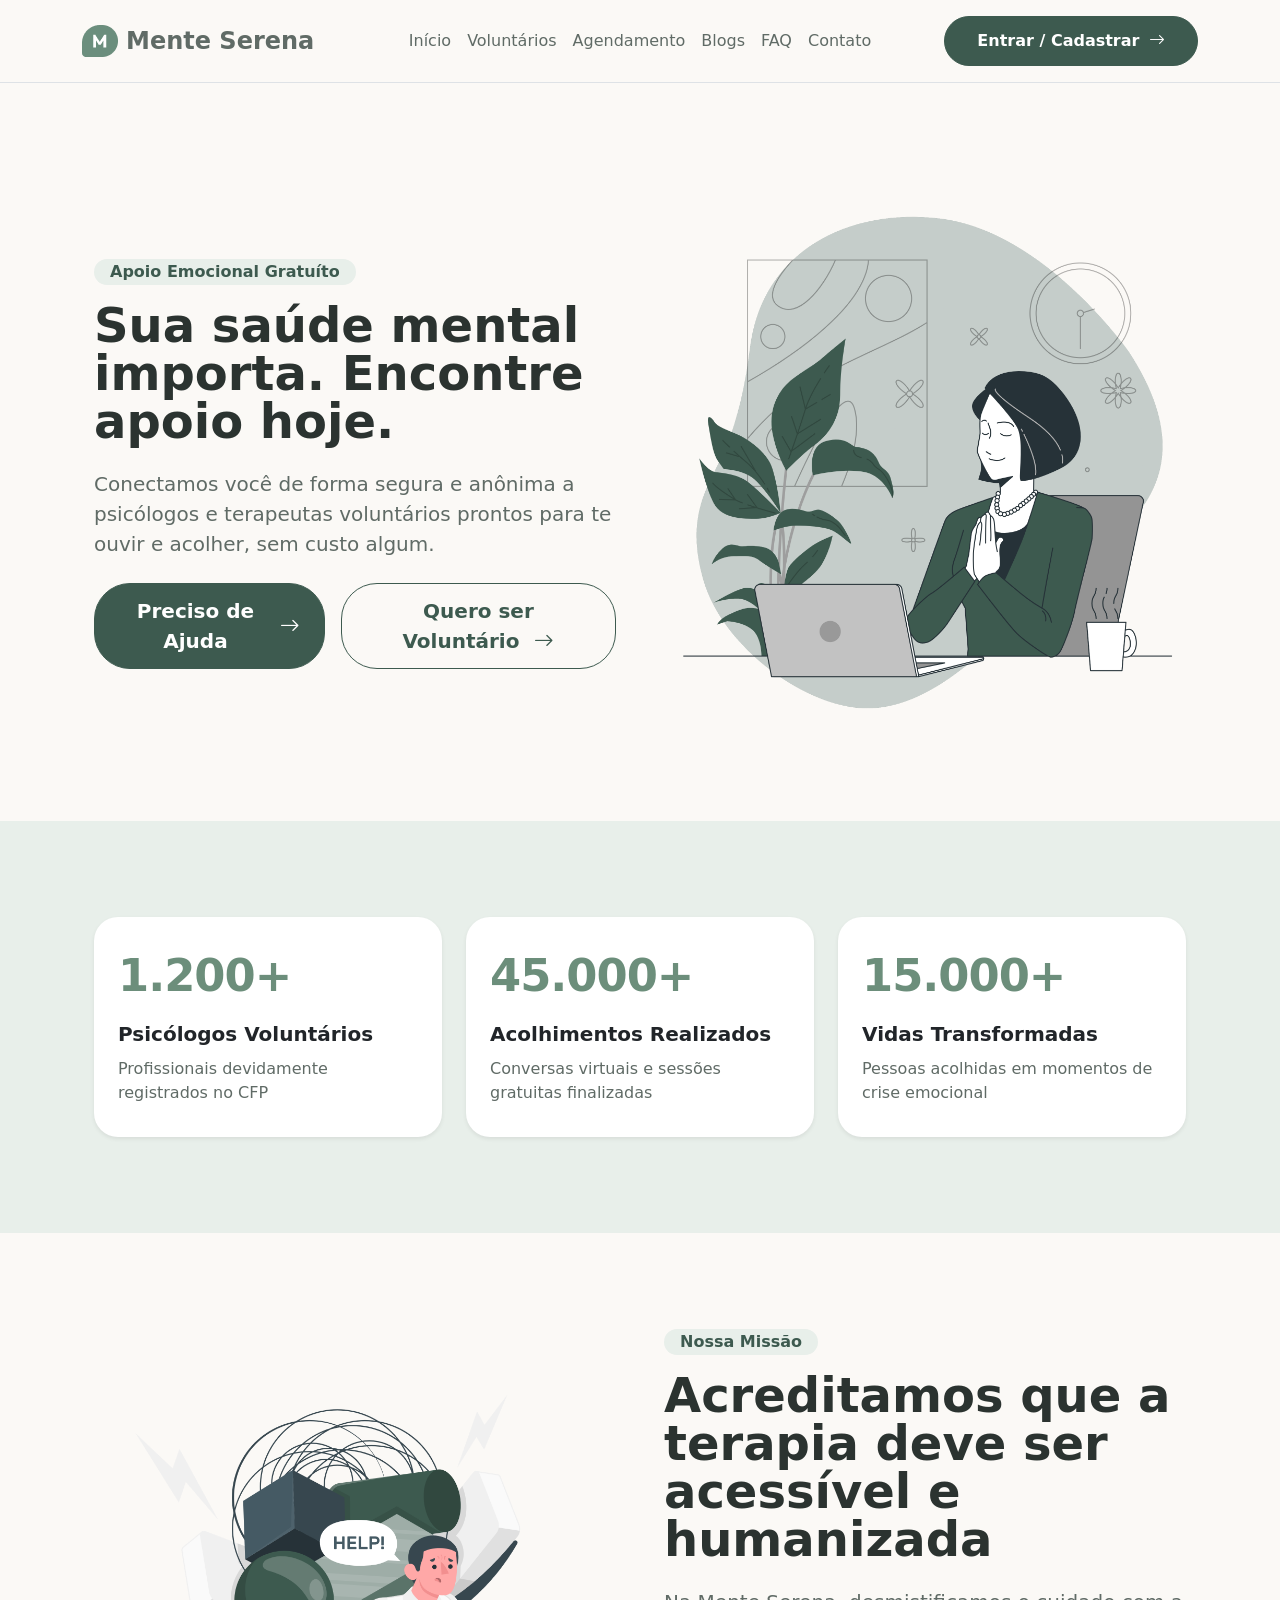
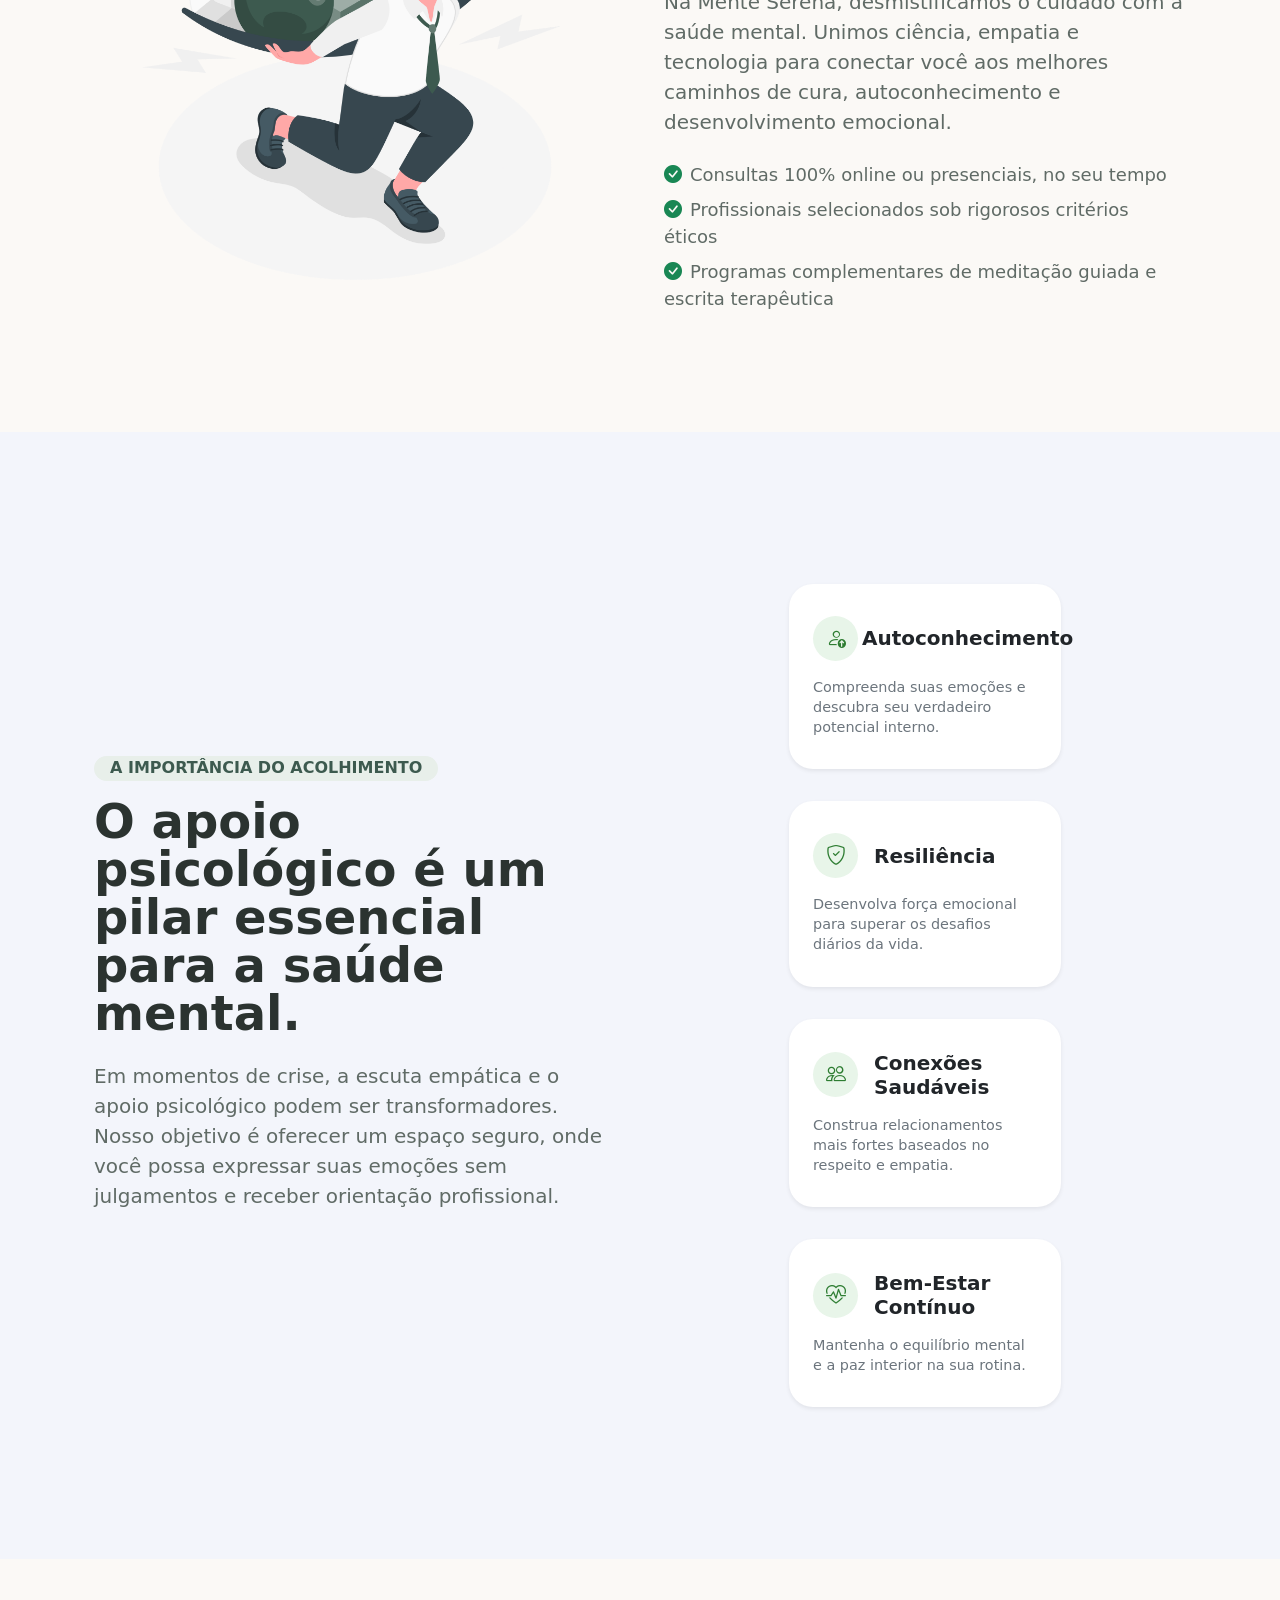
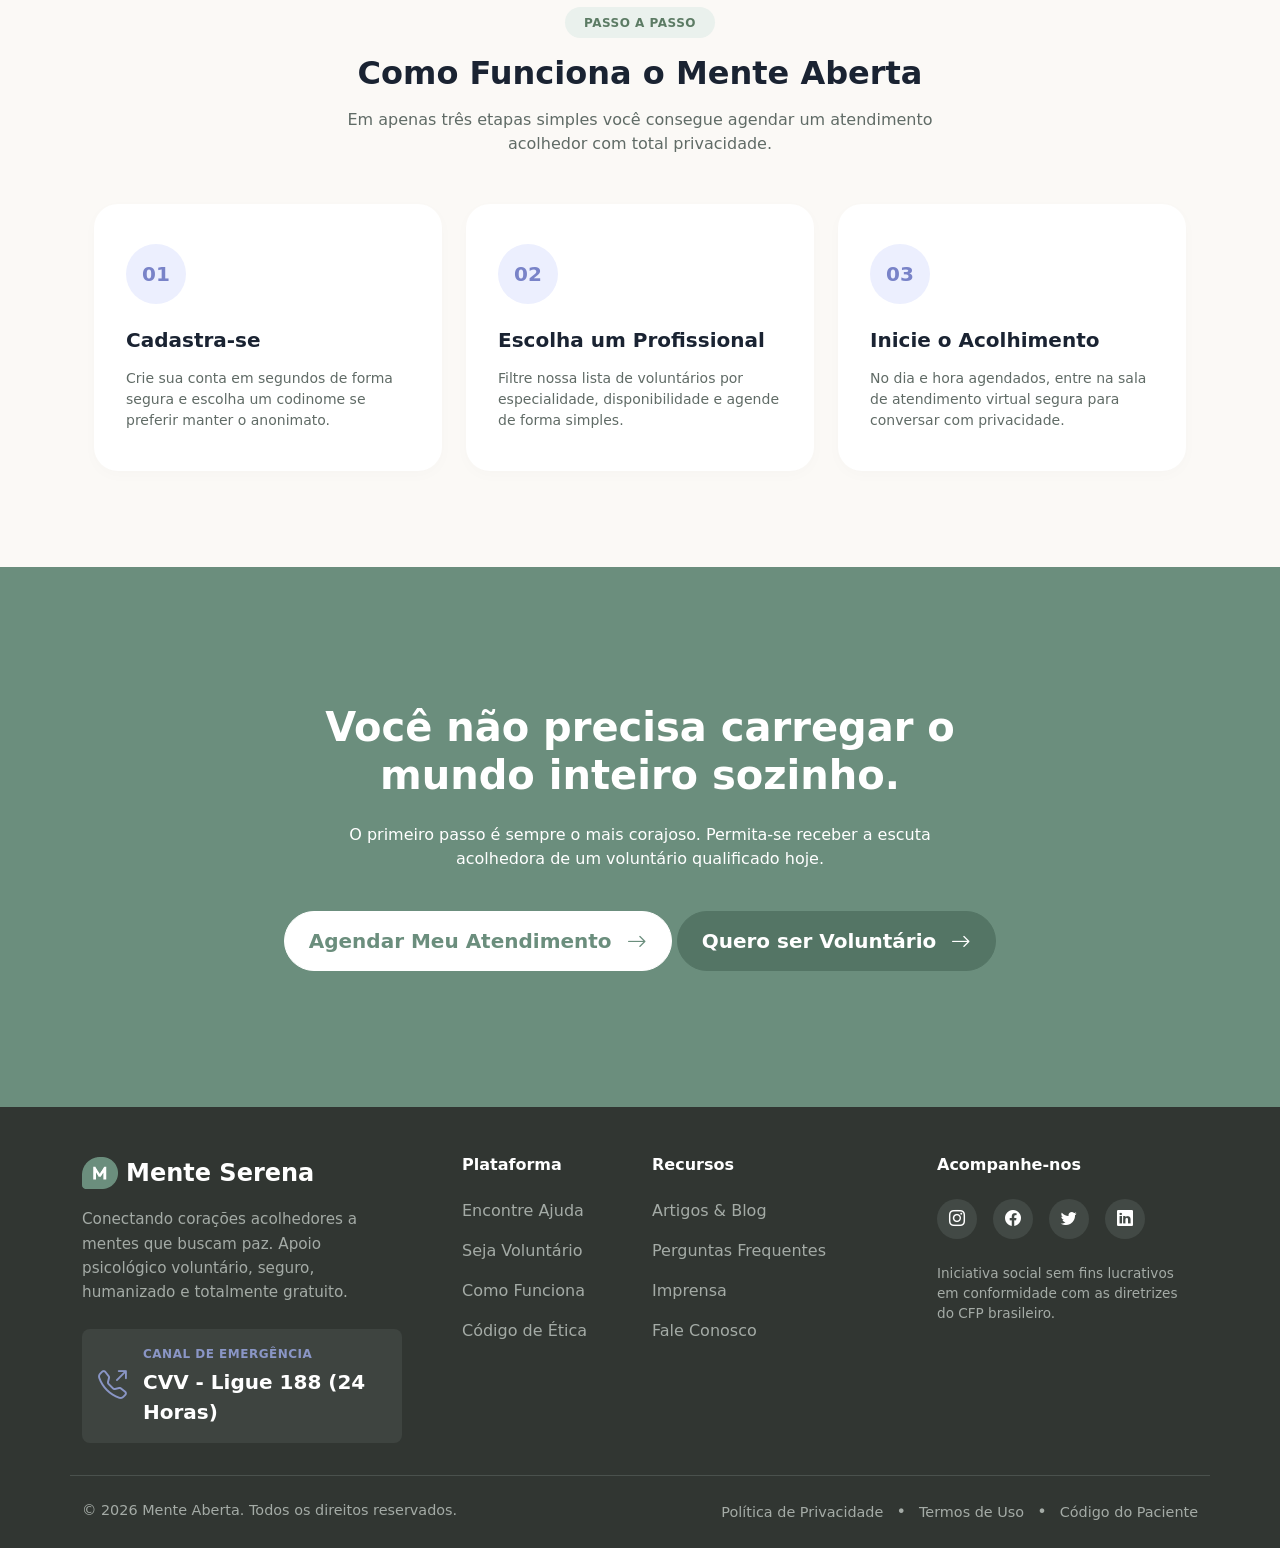
<file: index.html>
<!DOCTYPE html>
<html lang="en">

<head>
    <meta charset="UTF-8">
    <meta name="viewport" content="width=device-width, initial-scale=1.0">
    <title>Página Inicial</title>
    <link href="https://cdn.jsdelivr.net/npm/bootstrap-icons/font/bootstrap-icons.css" rel="stylesheet">
    <link href="https://cdn.jsdelivr.net/npm/bootstrap@5.3.8/dist/css/bootstrap.min.css" rel="stylesheet"
        integrity="sha384-sRIl4kxILFvY47J16cr9ZwB07vP4J8+LH7qKQnuqkuIAvNWLzeN8tE5YBujZqJLB" crossorigin="anonymous">
    <link rel="stylesheet" href="css/main.css">
</head>

<body>
    <header class="border-bottom mb-4 py-3">
        <div class="container">
            <nav class="d-flex flex-wrap align-items-center justify-content-center justify-content-md-between">

                <div class="col-md-3 mb-2 mb-md-0 d-flex">
                    <a class="d-inline-flex align-items-center link-body-emphasis text-decoration-none h4 mb-0"
                        style="transition: 0.3s;" href="#">
                        <img src="img/logo-badge.png" alt="Logo" width="36" height="32" class="me-2">
                        <span class="fw-semibold">Mente Serena</span>
                    </a>
                </div>

                <ul class="nav col-12 col-md-auto mb-2 justify-content-center mb-md-0">
                    <li><a href="index.html" class="nav-link px-2 link-body-emphasis">Início</a></li>
                    <li><a href="pages/PaginaPerfilVoluntarios.html"
                            class="nav-link px-2 link-body-emphasis">Voluntários</a></li>
                    <li><a href="pages/PaginaAgendamento.html" class="nav-link px-2 link-body-emphasis">Agendamento</a>
                    </li>
                    <li><a href="pages/PaginaBlogs.html" class="nav-link px-2 link-body-emphasis">Blogs</a></li>
                    <li><a href="pages/PaginaFAQ.html" class="nav-link px-2 link-body-emphasis">FAQ</a></li>
                    <li><a href="pages/PaginaContatoSuporte.html" class="nav-link px-2 link-body-emphasis">Contato</a>
                    </li>
                </ul>

                <div class="col-md-3 text-md-end text-center mt-3 mt-md-0">
                    <a href="pages/PaginaCadastro.html" class="btn btn-success fw-semibold">Entrar / Cadastrar
                        <span class="ms-1">
                            <i class="bi bi-arrow-right"></i>
                        </span>
                    </a>
                </div>

            </nav>
        </div>
    </header>
    <main>
        <div class="container px-4 py-5">
            <div class="row flex-lg-row-reverse align-items-center g-5 py-5">

                <div class="col-12 col-sm-10 col-lg-6 mx-auto">
                    <img src="img/Peace of mind-bro.png" class="d-block mx-lg-auto img-fluid"
                        alt="Ilustração de Paz Mental" width="700" height="500" loading="lazy">
                </div>

                <div class="col-lg-6 text-center text-lg-start">
                    <div class="d-inline-flex align-items-center mb-3 card-lt-hero">
                        <span class="fw-semibold mb-0">Apoio Emocional Gratuíto</span>
                    </div>
                    <h1 class="display-5 fw-bold text-body-emphasis lh-1 mb-4">
                        Sua saúde mental importa. Encontre apoio hoje.
                    </h1>
                    <p class="lead mb-4 text-p">
                        Conectamos você de forma segura e anônima a psicólogos e terapeutas voluntários prontos para te
                        ouvir e acolher, sem custo algum.
                    </p>

                    <div class="d-grid gap-3 d-md-flex justify-content-center justify-content-lg-start">
                        <a href="pages/PaginaCadastro.html"
                            class="btn btn-success btn-lg px-4 fw-semibold d-inline-flex align-items-center justify-content-center">
                            Preciso de Ajuda
                            <i class="bi bi-arrow-right ms-2"></i>
                        </a>
                        <a href="pages/PaginaCadastro.html" class="btn btn-outline-secondary btn-lg px-4 fw-semibold">
                            Quero ser Voluntário
                            <i class="bi bi-arrow-right ms-2"></i>
                        </a>
                    </div>
                </div>

            </div>
        </div>

        <section class="bg-grid">
            <div class="container px-4 py-5">
                <div class="row flex-lg-row align-items-center g-4 py-5">

                    <div class="col-12 col-lg-4">
                        <div class="bg-grid-div h-100 min-height-200 card-hover shadow-sm">
                            <h4 class="fw-bold text-numbers mb-3">1.200+</h4>
                            <p class="mb-2 fw-bold text-dark fs-5">Psicólogos Voluntários</p>
                            <p class="text-p mb-0 small">Profissionais devidamente registrados no CFP</p>
                        </div>
                    </div>

                    <div class="col-12 col-lg-4">
                        <div class="bg-grid-div h-100 min-height-200 card-hover shadow-sm">
                            <h4 class="fw-bold text-numbers mb-3">45.000+</h4>
                            <p class="mb-2 fw-bold text-dark fs-5">Acolhimentos Realizados</p>
                            <p class="text-p mb-0 small">Conversas virtuais e sessões gratuitas finalizadas</p>
                        </div>
                    </div>

                    <div class="col-12 col-lg-4">
                        <div class="bg-grid-div h-100 min-height-200 card-hover shadow-sm">
                            <h4 class="fw-bold text-numbers mb-3">15.000+</h4>
                            <p class="mb-2 fw-bold text-dark fs-5">Vidas Transformadas</p>
                            <p class="text-p mb-0 small">Pessoas acolhidas em momentos de crise emocional</p>
                        </div>
                    </div>

                </div>
            </div>
        </section>

        <section class="bg-mission">
            <div class="container px-4 py-5">
                <div class="row flex-lg-row-reverse align-items-center g-5 py-5">

                    <div class="col-lg-6 text-center text-lg-start">
                        <div class="d-inline-flex align-items-center mb-3 card-lt">
                            <span class="fw-semibold mb-0">Nossa Missão</span>
                        </div>

                        <h1 class="display-5 fw-bold text-body-emphasis lh-1 mb-4">
                            Acreditamos que a terapia deve ser acessível e humanizada
                        </h1>
                        <p class="lead mb-4 text-p">
                            Na Mente Serena, desmistificamos o cuidado com a saúde mental. Unimos ciência, empatia e
                            tecnologia para conectar você aos melhores caminhos de cura, autoconhecimento e
                            desenvolvimento emocional.
                        </p>

                        <div class="d-flex justify-content-center justify-content-lg-start">
                            <ul class="list-unstyled text-p text-start">
                                <li class="mb-2">
                                    <i class="bi bi-check-circle-fill text-success me-2"></i>Consultas 100% online ou
                                    presenciais, no seu tempo
                                </li>
                                <li class="mb-2">
                                    <i class="bi bi-check-circle-fill text-success me-2"></i>Profissionais selecionados
                                    sob rigorosos critérios éticos
                                </li>
                                <li class="mb-2">
                                    <i class="bi bi-check-circle-fill text-success me-2"></i>Programas complementares de
                                    meditação guiada e escrita terapêutica
                                </li>
                            </ul>
                        </div>
                    </div>

                    <!-- Imagem -->
                    <div class="col-12 col-sm-10 col-lg-6 mx-auto">
                        <img src="img/Overwhelmed-amico.png" class="d-block mx-lg-auto img-fluid"
                            alt="Ilustração de Paz Mental" width="700" height="500" loading="lazy">
                    </div>

                </div>
            </div>
        </section>

        <section class="bg-importancia">
            <div class="container px-4 py-5">
                <div class="row flex-lg-row align-items-center g-5 py-5">
                    <div class="col-lg-6 text-center text-lg-start">
                        <div class="d-inline-flex align-items-center mb-3 card-lt">
                            <span class="fw-semibold mb-0">A IMPORTÂNCIA DO ACOLHIMENTO</span>
                        </div>

                        <h1 class="display-5 fw-bold text-body-emphasis lh-1 mb-4">
                            O apoio psicológico é um pilar essencial para a saúde mental.
                        </h1>
                        <p class="lead mb-4 text-p">
                            Em momentos de crise, a escuta empática e o apoio psicológico podem ser transformadores.
                            Nosso objetivo é oferecer um espaço seguro, onde você possa expressar suas emoções sem
                            julgamentos e receber orientação profissional.
                        </p>
                    </div>

                    <div class="col-lg-6 mx-auto">
                        <div class="row justify-content-center">

                            <!-- Card 1 -->
                            <div class="col-12 col-sm-5 bg-importancia-card min-height-200 card-hover shadow-sm">
                                <div class="d-flex align-items-center mb-3">
                                    <div class="icon-wrapper me-1">
                                        <i class="bi bi-person-up fs-5"></i>
                                    </div>
                                    <h3 class="mb-0 fw-bold text-dark fs-5">Autoconhecimento</h3>
                                </div>
                                <p class="card-desc">Compreenda suas emoções e descubra seu verdadeiro potencial
                                    interno.</p>
                            </div>

                            <!-- Card 2 -->
                            <div class="col-12 col-sm-5 bg-importancia-card min-height-200 card-hover shadow-sm">
                                <div class="d-flex align-items-center mb-3">
                                    <div class="icon-wrapper me-3">
                                        <i class="bi bi-shield-check fs-5"></i>
                                    </div>
                                    <h3 class="mb-0 fw-bold text-dark fs-5">Resiliência</h3>
                                </div>
                                <p class="card-desc">Desenvolva força emocional para superar os desafios diários da
                                    vida.</p>
                            </div>

                        </div>

                        <div class="row justify-content-center">

                            <!-- Card 3 -->
                            <div class="col-12 col-sm-5 bg-importancia-card min-height-200 card-hover shadow-sm">
                                <div class="d-flex align-items-center mb-3">
                                    <div class="icon-wrapper me-3">
                                        <i class="bi bi-people fs-5"></i>
                                    </div>
                                    <h3 class="mb-0 fw-bold text-dark fs-5">Conexões Saudáveis</h3>
                                </div>
                                <p class="card-desc">Construa relacionamentos mais fortes baseados no respeito e
                                    empatia.</p>
                            </div>

                            <!-- Card 4 -->
                            <div class="col-12 col-sm-5 bg-importancia-card min-height-200 card-hover shadow-sm">
                                <div class="d-flex align-items-center mb-3">
                                    <div class="icon-wrapper me-3">
                                        <i class="bi bi-heart-pulse fs-5"></i>
                                    </div>
                                    <h3 class="mb-0 fw-bold text-dark fs-5">Bem-Estar Contínuo</h3>
                                </div>
                                <p class="card-desc">Mantenha o equilíbrio mental e a paz interior na sua rotina.</p>
                            </div>

                        </div>
                    </div>
                </div>
            </div>
        </section>

        <section>
            <div class="container px-4 py-5">

                <div class="text-center mb-5">
                    <div class="d-inline-flex align-items-center mb-3 badge-passo">
                        <span class="fw-semibold mb-0">PASSO A PASSO</span>
                    </div>
                    <h2 class="fw-bold text-center mb-3" style="color: #1a2332;">Como Funciona o Mente Aberta</h2>
                    <p class="text-center text-p mx-auto" style="max-width: 650px;">
                        Em apenas três etapas simples você consegue agendar um atendimento acolhedor com total
                        privacidade.
                    </p>
                </div>

                <div class="row align-items-stretch g-4 pb-5">

                    <!-- Passo 1 -->
                    <div class="col-12 col-lg-4">
                        <div class="step-card h-100">
                            <div class="circle-number">01</div>
                            <h5 class="fw-bold mb-3" style="color: #1a2332;">Cadastra-se</h5>
                            <p class="text-p mb-0 small">Crie sua conta em segundos de forma segura e escolha um
                                codinome se preferir manter o anonimato.</p>
                        </div>
                    </div>

                    <!-- Passo 2 -->
                    <div class="col-12 col-lg-4">
                        <div class="step-card h-100">
                            <div class="circle-number">02</div>
                            <h5 class="fw-bold mb-3" style="color: #1a2332;">Escolha um Profissional</h5>
                            <p class="text-p mb-0 small">Filtre nossa lista de voluntários por especialidade,
                                disponibilidade e agende de forma simples.</p>
                        </div>
                    </div>

                    <!-- Passo 3 -->
                    <div class="col-12 col-lg-4">
                        <div class="step-card h-100">
                            <div class="circle-number">03</div>
                            <h5 class="fw-bold mb-3" style="color: #1a2332;">Inicie o Acolhimento</h5>
                            <p class="text-p mb-0 small">No dia e hora agendados, entre na sala de atendimento virtual
                                segura para conversar com privacidade.</p>
                        </div>
                    </div>

                </div>
            </div>
        </section>

        <section class="bg-atende-voluntario">
            <div class="container px-4 py-5">
                <div class="text-center m-3 m-md-5">
                    <h1 class="fw-bold text-center mb-4" style="color: #FFF;">
                        Você não precisa carregar o <br class="d-none d-md-block">mundo inteiro sozinho.
                    </h1>

                    <p class="text-center text-p mx-auto mb-4" style="max-width: 650px; color: #FFF;">
                        O primeiro passo é sempre o mais corajoso. Permita-se receber a escuta
                        <br class="d-none d-md-block">acolhedora de um voluntário qualificado hoje.
                    </p>

                    <a href="/pages/PaginaAgendamento.html" class="d-block d-md-inline-block">
                        <button class="btn btn-agendar btn-lg px-4 fw-semibold mt-3">
                            Agendar Meu Atendimento <i class="bi bi-arrow-right ms-2"></i>
                        </button>
                    </a>

                    <a href="/pages/PaginaCadastro.html" class="d-block d-md-inline-block">
                        <button class="btn btn-voluntario btn-lg px-4 fw-semibold mt-3">
                            Quero ser Voluntário <i class="bi bi-arrow-right ms-2"></i>
                        </button>
                    </a>
                </div>
            </div>
        </section>
    </main>
    <footer class="bg-footer-custom pt-5 pb-4">
        <div class="container">
            <div class="row">
                <div class="col-lg-4 col-md-12 mb-4 pe-lg-5">
                    <a class="d-inline-flex align-items-center text-white text-decoration-none mb-3" href="#">
                        <img src="img/logo-badge.png" alt="Logo" width="36" height="32" class="me-2">
                        <span class="fs-4 fw-bold">Mente Serena</span>
                    </a>
                    <p class="text-muted-custom mb-4" style="font-size: 0.95rem; line-height: 1.6;">
                        Conectando corações acolhedores a mentes que buscam paz. Apoio psicológico voluntário, seguro,
                        humanizado e totalmente gratuito.
                    </p>

                    <div class="emergency-card d-flex align-items-center p-3">
                        <i class="bi bi-telephone-outbound emergency-icon me-3"></i>
                        <div>
                            <div class="emergency-title text-uppercase fw-semibold mb-1">Canal de Emergência</div>
                            <div class="fw-bold fs-5 text-white">CVV - Ligue 188 (24 Horas)</div>
                        </div>
                    </div>
                </div>

                <div class="col-lg-2 col-md-4 mb-4">
                    <h6 class="fw-bold mb-4">Plataforma</h6>
                    <ul class="list-unstyled">
                        <li class="mb-3"><a href="#" class="footer-link">Encontre Ajuda</a></li>
                        <li class="mb-3"><a href="#" class="footer-link">Seja Voluntário</a></li>
                        <li class="mb-3"><a href="#" class="footer-link">Como Funciona</a></li>
                        <li class="mb-3"><a href="#" class="footer-link">Código de Ética</a></li>
                    </ul>
                </div>

                <div class="col-lg-3 col-md-4 mb-4">
                    <h6 class="fw-bold mb-4">Recursos</h6>
                    <ul class="list-unstyled">
                        <li class="mb-3"><a href="#" class="footer-link">Artigos & Blog</a></li>
                        <li class="mb-3"><a href="#" class="footer-link">Perguntas Frequentes</a></li>
                        <li class="mb-3"><a href="#" class="footer-link">Imprensa</a></li>
                        <li class="mb-3"><a href="#" class="footer-link">Fale Conosco</a></li>
                    </ul>
                </div>

                <div class="col-lg-3 col-md-4 mb-4">
                    <h6 class="fw-bold mb-4">Acompanhe-nos</h6>
                    <div class="d-flex mb-4">
                        <a href="#" class="social-btn rounded-circle me-3"><i class="bi bi-instagram"></i></a>
                        <a href="#" class="social-btn rounded-circle me-3"><i class="bi bi-facebook"></i></a>
                        <a href="#" class="social-btn rounded-circle me-3"><i class="bi bi-twitter"></i></a>
                        <a href="#" class="social-btn rounded-circle"><i class="bi bi-linkedin"></i></a>
                    </div>
                    <p class="text-muted-custom" style="font-size: 0.85rem; line-height: 1.5;">
                        Iniciativa social sem fins lucrativos em conformidade com as diretrizes do CFP brasileiro.
                    </p>
                </div>
            </div>

            <div class="row border-top border-secondary pt-4 mt-2" style="border-color: #4a514d !important;">
                <div class="col-md-6 text-center text-md-start mb-3 mb-md-0">
                    <p class="text-muted-custom mb-0" style="font-size: 0.9rem;">
                        © 2026 Mente Aberta. Todos os direitos reservados.
                    </p>
                </div>
                <div class="col-md-6 text-center text-md-end">
                    <a href="#" class="footer-link" style="font-size: 0.9rem;">Política de Privacidade</a>
                    <span class="text-muted-custom mx-2">•</span>
                    <a href="#" class="footer-link" style="font-size: 0.9rem;">Termos de Uso</a>
                    <span class="text-muted-custom mx-2">•</span>
                    <a href="#" class="footer-link" style="font-size: 0.9rem;">Código do Paciente</a>
                </div>
            </div>
        </div>
    </footer>
    <script src="https://cdn.jsdelivr.net/npm/bootstrap@5.3.8/dist/js/bootstrap.bundle.min.js"
        integrity="sha384-FKyoEForCGlyvwx9Hj09JcYn3nv7wiPVlz7YYwJrWVcXK/BmnVDxM+D2scQbITxI"
        crossorigin="anonymous"></script>
</body>

</html>
</file>
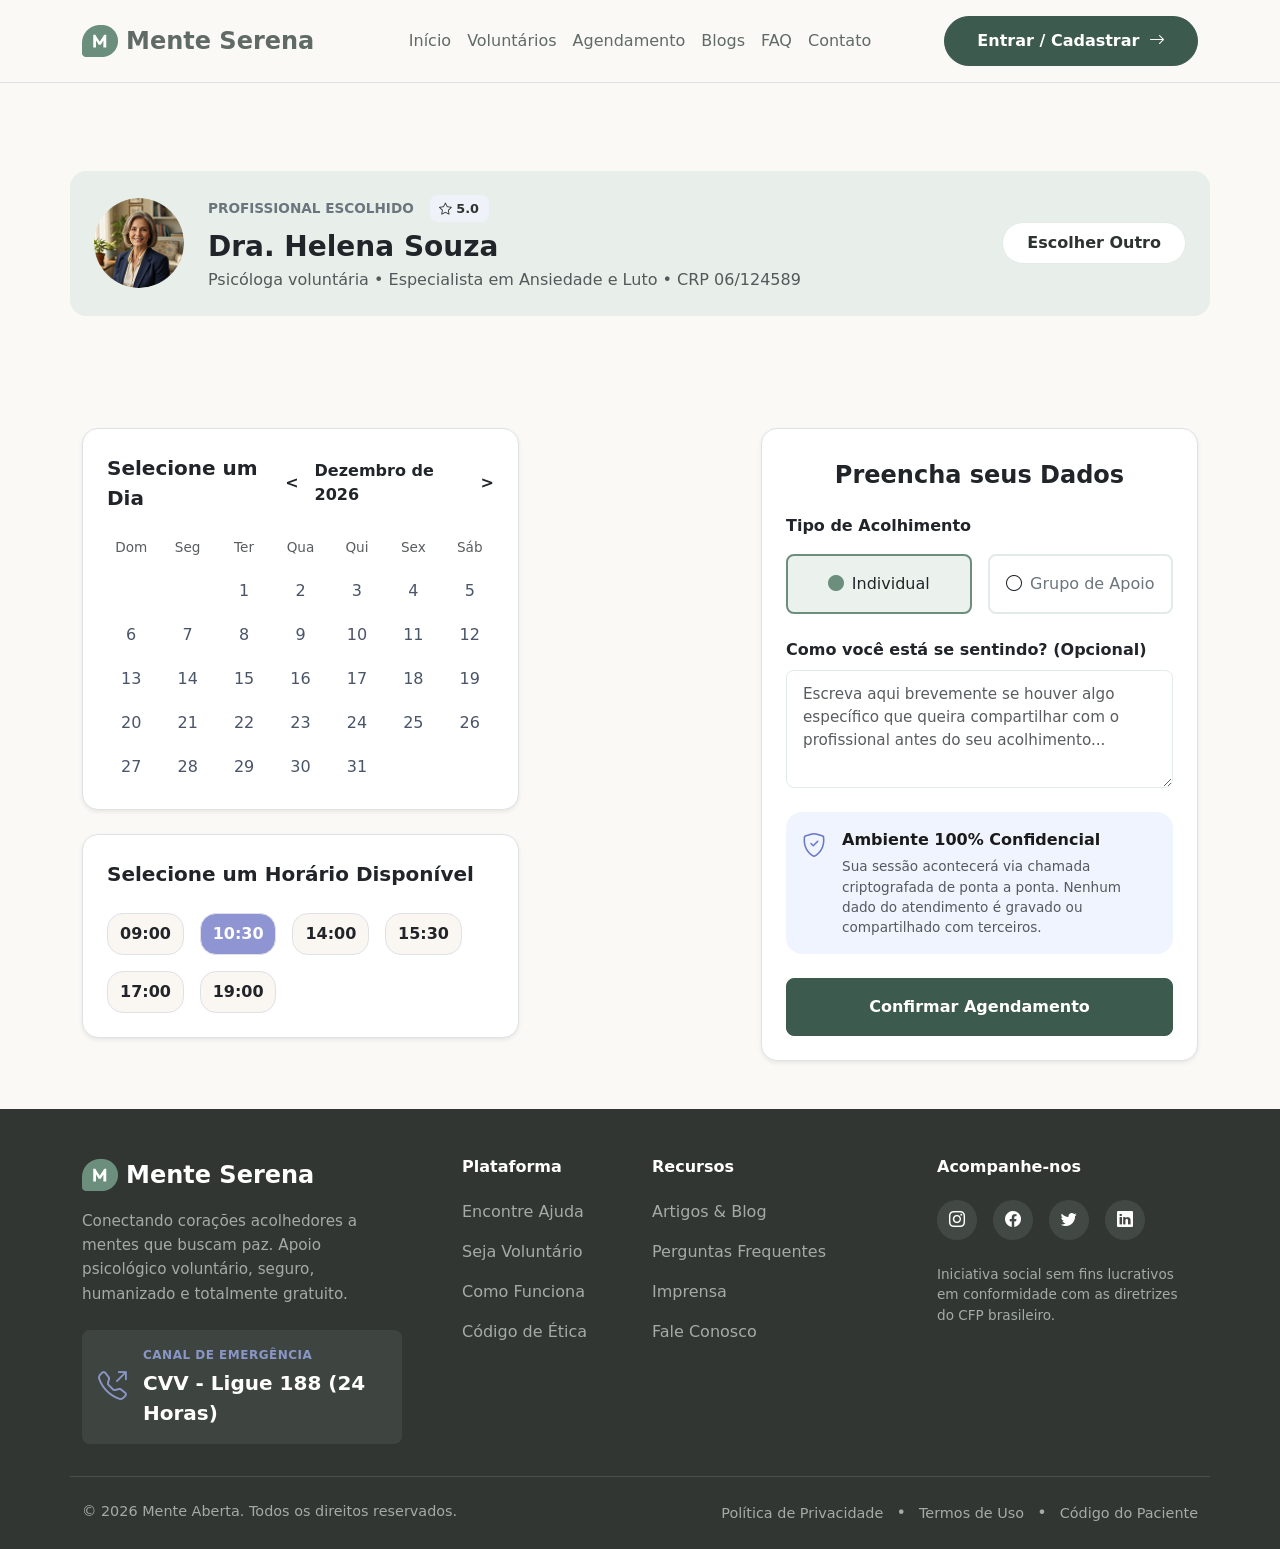
<file: pages/PaginaAgendamento.html>
<!DOCTYPE html>
<html lang="en">

<head>
     <meta charset="UTF-8">
     <meta name="viewport" content="width=device-width, initial-scale=1.0">
     <title>Página de Agendamento</title>
     <link href="https://cdn.jsdelivr.net/npm/bootstrap-icons/font/bootstrap-icons.css" rel="stylesheet">
     <link href="https://cdn.jsdelivr.net/npm/bootstrap@5.3.8/dist/css/bootstrap.min.css" rel="stylesheet"
          integrity="sha384-sRIl4kxILFvY47J16cr9ZwB07vP4J8+LH7qKQnuqkuIAvNWLzeN8tE5YBujZqJLB" crossorigin="anonymous">
     <link rel="stylesheet" href="../css/main.css">
     <link rel="stylesheet" href="../css/agendamento.css">
     <link rel="stylesheet" href="../css/login.css">
</head>

<body>
     <header class="border-bottom mb-4 py-3">
          <div class="container">
               <nav class="d-flex flex-wrap align-items-center justify-content-center justify-content-md-between">
                    <div class="col-md-3 mb-2 mb-md-0 d-flex">
                         <a class="d-inline-flex align-items-center link-body-emphasis text-decoration-none h4 mb-0"
                              style="transition: 0.3s;" href="../index.html">
                              <img src="../img/logo-badge.png" alt="Logo" width="36" height="32" class="me-2">
                              <span class="fw-semibold">Mente Serena</span>
                         </a>
                    </div>

                    <ul class="nav col-12 col-md-auto mb-2 justify-content-center mb-md-0">
                         <li><a href="../index.html" class="nav-link px-2 link-body-emphasis">Início</a></li>
                         <li><a href="PaginaPerfilVoluntarios.html"
                                   class="nav-link px-2 link-body-emphasis">Voluntários</a></li>
                         <li><a href="PaginaAgendamento.html" class="nav-link px-2 link-body-emphasis">Agendamento</a>
                         </li>
                         <li><a href="PaginaBlogs.html" class="nav-link px-2 link-body-emphasis">Blogs</a></li>
                         <li><a href="PaginaFAQ.html" class="nav-link px-2 link-body-emphasis">FAQ</a></li>
                         <li><a href="PaginaContatoSuporte.html" class="nav-link px-2 link-body-emphasis">Contato</a>
                         </li>
                    </ul>

                    <div class="col-md-3 text-md-end text-center mt-3 mt-md-0">
                         <a href="PaginaCadastro.html" class="btn btn-success fw-semibold">Entrar / Cadastrar
                              <span class="ms-1"><i class="bi bi-arrow-right"></i></span>
                         </a>
                    </div>
               </nav>
          </div>
     </header>

     <main>
          <section class="hero-section mb-5">
               <div class="container px-4 py-4 rounded-4" style="background-color: #E8EFEA;">
                    <div class="row g-4 align-items-center">
                         <div class="col-lg-auto d-flex justify-content-center align-items-center">
                              <img src="../img/pro-agendamento.png" alt="Dra. Helena Souza"
                                   class="img-fluid rounded-circle object-fit-cover" style="width: 90px; height: 90px;">
                         </div>
                         <div class="col-lg text-center text-lg-start">
                              <div
                                   class="d-flex align-items-center justify-content-center justify-content-lg-start mb-2">
                                   <div class="d-inline-flex align-items-center card-lt-hero p-0 me-3">
                                        <span class="fw-semibold mb-0 text-secondary"
                                             style="font-size: 0.85rem;">PROFISSIONAL ESCOLHIDO</span>
                                   </div>
                                   <div class="d-flex align-items-center tag-star">
                                        <i class="bi bi-star me-1"></i>
                                        <span class="fw-bold">5.0</span>
                                   </div>
                              </div>
                              <h3 class="fw-bold mb-1">Dra. Helena Souza</h3>
                              <span class="text-muted">Psicóloga voluntária • Especialista em
                                   Ansiedade e Luto • CRP 06/124589</span>
                         </div>
                         <div class="col-lg-auto d-flex justify-content-center">
                              <a href="PaginaPerfilVoluntarios.html"
                                   class="btn btn-agendamento-outline rounded-pill px-4 py-2 fw-semibold">Escolher
                                   Outro</a>
                         </div>
                    </div>
               </div>
          </section>

          <section class="container mb-5">
               <div class="row g-5 justify-content-between">

                    <div class="col-lg-5">
                         <div class="content-box shadow-sm mb-4 p-4 rounded-4 border bg-white">
                              <div class="d-flex justify-content-between align-items-center mb-4">
                                   <span class="fw-bold fs-5">Selecione um Dia</span>
                                   <div class="d-flex align-items-center gap-3">
                                        <a class="text-decoration-none text-dark fw-bold" href="#"
                                             id="anterior">&lt;</a>
                                        <span id="mes-ano-atual" class="fw-bold fs-6">Maio de 2026</span>
                                        <a class="text-decoration-none text-dark fw-bold" href="#" id="proximo">&gt;</a>
                                   </div>
                              </div>
                              <div id="calendario-corpo" class="text-center text-muted">
                                   
                              </div>
                         </div>

                         <!-- Box de Horários -->
                         <div class="content-box shadow-sm p-4 rounded-4 border bg-white">
                              <span class="fw-bold fs-5 d-block mb-4 text-center text-sm-start">Selecione um Horário
                                   Disponível</span>

                              <div class="row justify-content-center justify-content-sm-start mx-0">
                                   <div class="col-12 col-xl-11 px-0">
                                        <div class="row g-2 g-md-3 justify-content-center justify-content-sm-start">
                                             <div class="col-6 col-sm-4 col-md-3">
                                                  <button
                                                       class="btn btn-horario-inactive w-100 rounded-4 border py-2 fw-bold">09:00</button>
                                             </div>
                                             <div class="col-6 col-sm-4 col-md-3">
                                                  <button
                                                       class="btn btn-horario-active w-100 rounded-4 border py-2 fw-bold">10:30</button>
                                             </div>
                                             <div class="col-6 col-sm-4 col-md-3">
                                                  <button
                                                       class="btn btn-horario-inactive w-100 rounded-4 border py-2 fw-bold">14:00</button>
                                             </div>
                                             <div class="col-6 col-sm-4 col-md-3">
                                                  <button
                                                       class="btn btn-horario-inactive w-100 rounded-4 border py-2 fw-bold">15:30</button>
                                             </div>
                                             <div class="col-6 col-sm-4 col-md-3">
                                                  <button
                                                       class="btn btn-horario-inactive w-100 rounded-4 border py-2 fw-bold">17:00</button>
                                             </div>
                                             <div class="col-6 col-sm-4 col-md-3">
                                                  <button
                                                       class="btn btn-horario-inactive w-100 rounded-4 border py-2 fw-bold">19:00</button>
                                             </div>
                                        </div>
                                   </div>
                              </div>
                         </div>
                    </div>

                    <div class="col-lg-5">
                         <div class="content-box shadow-sm p-4 rounded-4 border bg-white">
                              <h4 class="fw-bold text-center mb-4 mt-2">Preencha seus Dados</h4>

                              <div class="mb-4">
                                   <p class="fw-semibold mb-3">Tipo de Acolhimento</p>
                                   <div class="d-flex gap-3">
                                        <button
                                             class="btn btn-acolhimento-active rounded-3 py-3 w-50 d-flex align-items-center justify-content-center gap-2"
                                             id="btn-individual">
                                             <i class="bi bi-circle-fill color-active" id="icon-individual"></i>
                                             <span class="fw-medium">Individual</span>
                                        </button>
                                        <button
                                             class="btn btn-acolhimento-inactive rounded-3 py-3 w-50 d-flex align-items-center justify-content-center gap-2"
                                             id="btn-grupo-apoio">
                                             <i class="bi bi-circle" id="icon-grupo-apoio"></i>
                                             <span class="fw-medium text-secondary">Grupo de Apoio</span>
                                        </button>
                                   </div>
                              </div>

                              <div class="mb-4">
                                   <label for="mensagem" class="fw-semibold mb-2">Como você está se sentindo?
                                        (Opcional)</label>
                                   <textarea class="form-control form-control-custom rounded-3 bg-white" id="mensagem"
                                        rows="4"
                                        placeholder="Escreva aqui brevemente se houver algo específico que queira compartilhar com o profissional antes do seu acolhimento..."></textarea>
                              </div>

                              <div class="rounded-4 d-flex align-items-start p-3 mb-4 w-100"
                                   style="background-color: #F0F4FE;">
                                   <i class="bi bi-shield-check me-3 fs-4" style="color: #6C79C9;"></i>
                                   <div>
                                        <p class="fw-bold fs-6 mb-1" style="color: #1a1a1a;">Ambiente 100% Confidencial
                                        </p>
                                        <p class="mb-0 text-muted" style="font-size: 0.85rem;">Sua sessão acontecerá via
                                             chamada criptografada de ponta a ponta. Nenhum dado do atendimento é
                                             gravado ou compartilhado com terceiros.</p>
                                   </div>
                              </div>

                              <button type="submit" class="btn btn-primary-custom w-100 fw-bold py-3 rounded-3">
                                   Confirmar Agendamento
                              </button>
                         </div>
                    </div>

               </div>
          </section>
     </main>

     <footer class="bg-footer-custom pt-5 pb-4">
          <div class="container">
               <div class="row">
                    <div class="col-lg-4 col-md-12 mb-4 pe-lg-5">
                         <a class="d-inline-flex align-items-center text-white text-decoration-none mb-3" href="#">
                              <img src="../img/logo-badge.png" alt="Logo" width="36" height="32" class="me-2">
                              <span class="fs-4 fw-bold">Mente Serena</span>
                         </a>
                         <p class="text-muted-custom mb-4" style="font-size: 0.95rem; line-height: 1.6;">
                              Conectando corações acolhedores a mentes que buscam paz. Apoio psicológico voluntário,
                              seguro, humanizado e totalmente gratuito.
                         </p>
                         <div class="emergency-card d-flex align-items-center p-3">
                              <i class="bi bi-telephone-outbound emergency-icon me-3"></i>
                              <div>
                                   <div class="emergency-title text-uppercase fw-semibold mb-1">Canal de Emergência
                                   </div>
                                   <div class="fw-bold fs-5 text-white">CVV - Ligue 188 (24 Horas)</div>
                              </div>
                         </div>
                    </div>
                    <div class="col-lg-2 col-md-4 mb-4">
                         <h6 class="fw-bold mb-4">Plataforma</h6>
                         <ul class="list-unstyled">
                              <li class="mb-3"><a href="#" class="footer-link">Encontre Ajuda</a></li>
                              <li class="mb-3"><a href="#" class="footer-link">Seja Voluntário</a></li>
                              <li class="mb-3"><a href="#" class="footer-link">Como Funciona</a></li>
                              <li class="mb-3"><a href="#" class="footer-link">Código de Ética</a></li>
                         </ul>
                    </div>
                    <div class="col-lg-3 col-md-4 mb-4">
                         <h6 class="fw-bold mb-4">Recursos</h6>
                         <ul class="list-unstyled">
                              <li class="mb-3"><a href="#" class="footer-link">Artigos & Blog</a></li>
                              <li class="mb-3"><a href="#" class="footer-link">Perguntas Frequentes</a></li>
                              <li class="mb-3"><a href="#" class="footer-link">Imprensa</a></li>
                              <li class="mb-3"><a href="#" class="footer-link">Fale Conosco</a></li>
                         </ul>
                    </div>
                    <div class="col-lg-3 col-md-4 mb-4">
                         <h6 class="fw-bold mb-4">Acompanhe-nos</h6>
                         <div class="d-flex mb-4">
                              <a href="#" class="social-btn rounded-circle me-3"><i class="bi bi-instagram"></i></a>
                              <a href="#" class="social-btn rounded-circle me-3"><i class="bi bi-facebook"></i></a>
                              <a href="#" class="social-btn rounded-circle me-3"><i class="bi bi-twitter"></i></a>
                              <a href="#" class="social-btn rounded-circle"><i class="bi bi-linkedin"></i></a>
                         </div>
                         <p class="text-muted-custom" style="font-size: 0.85rem; line-height: 1.5;">
                              Iniciativa social sem fins lucrativos em conformidade com as diretrizes do CFP brasileiro.
                         </p>
                    </div>
               </div>
               <div class="row border-top border-secondary pt-4 mt-2" style="border-color: #4a514d !important;">
                    <div class="col-md-6 text-center text-md-start mb-3 mb-md-0">
                         <p class="text-muted-custom mb-0" style="font-size: 0.9rem;">
                              © 2026 Mente Aberta. Todos os direitos reservados.
                         </p>
                    </div>
                    <div class="col-md-6 text-center text-md-end">
                         <a href="#" class="footer-link" style="font-size: 0.9rem;">Política de Privacidade</a>
                         <span class="text-muted-custom mx-2">•</span>
                         <a href="#" class="footer-link" style="font-size: 0.9rem;">Termos de Uso</a>
                         <span class="text-muted-custom mx-2">•</span>
                         <a href="#" class="footer-link" style="font-size: 0.9rem;">Código do Paciente</a>
                    </div>
               </div>
          </div>
     </footer>

     <script src="https://cdn.jsdelivr.net/npm/bootstrap@5.3.8/dist/js/bootstrap.bundle.min.js"
          integrity="sha384-FKyoEForCGlyvwx9Hj09JcYn3nv7wiPVlz7YYwJrWVcXK/BmnVDxM+D2scQbITxI"
          crossorigin="anonymous"></script>

     <script src="../js/paginaAgendamento.js"></script>
</body>

</html>
</file>
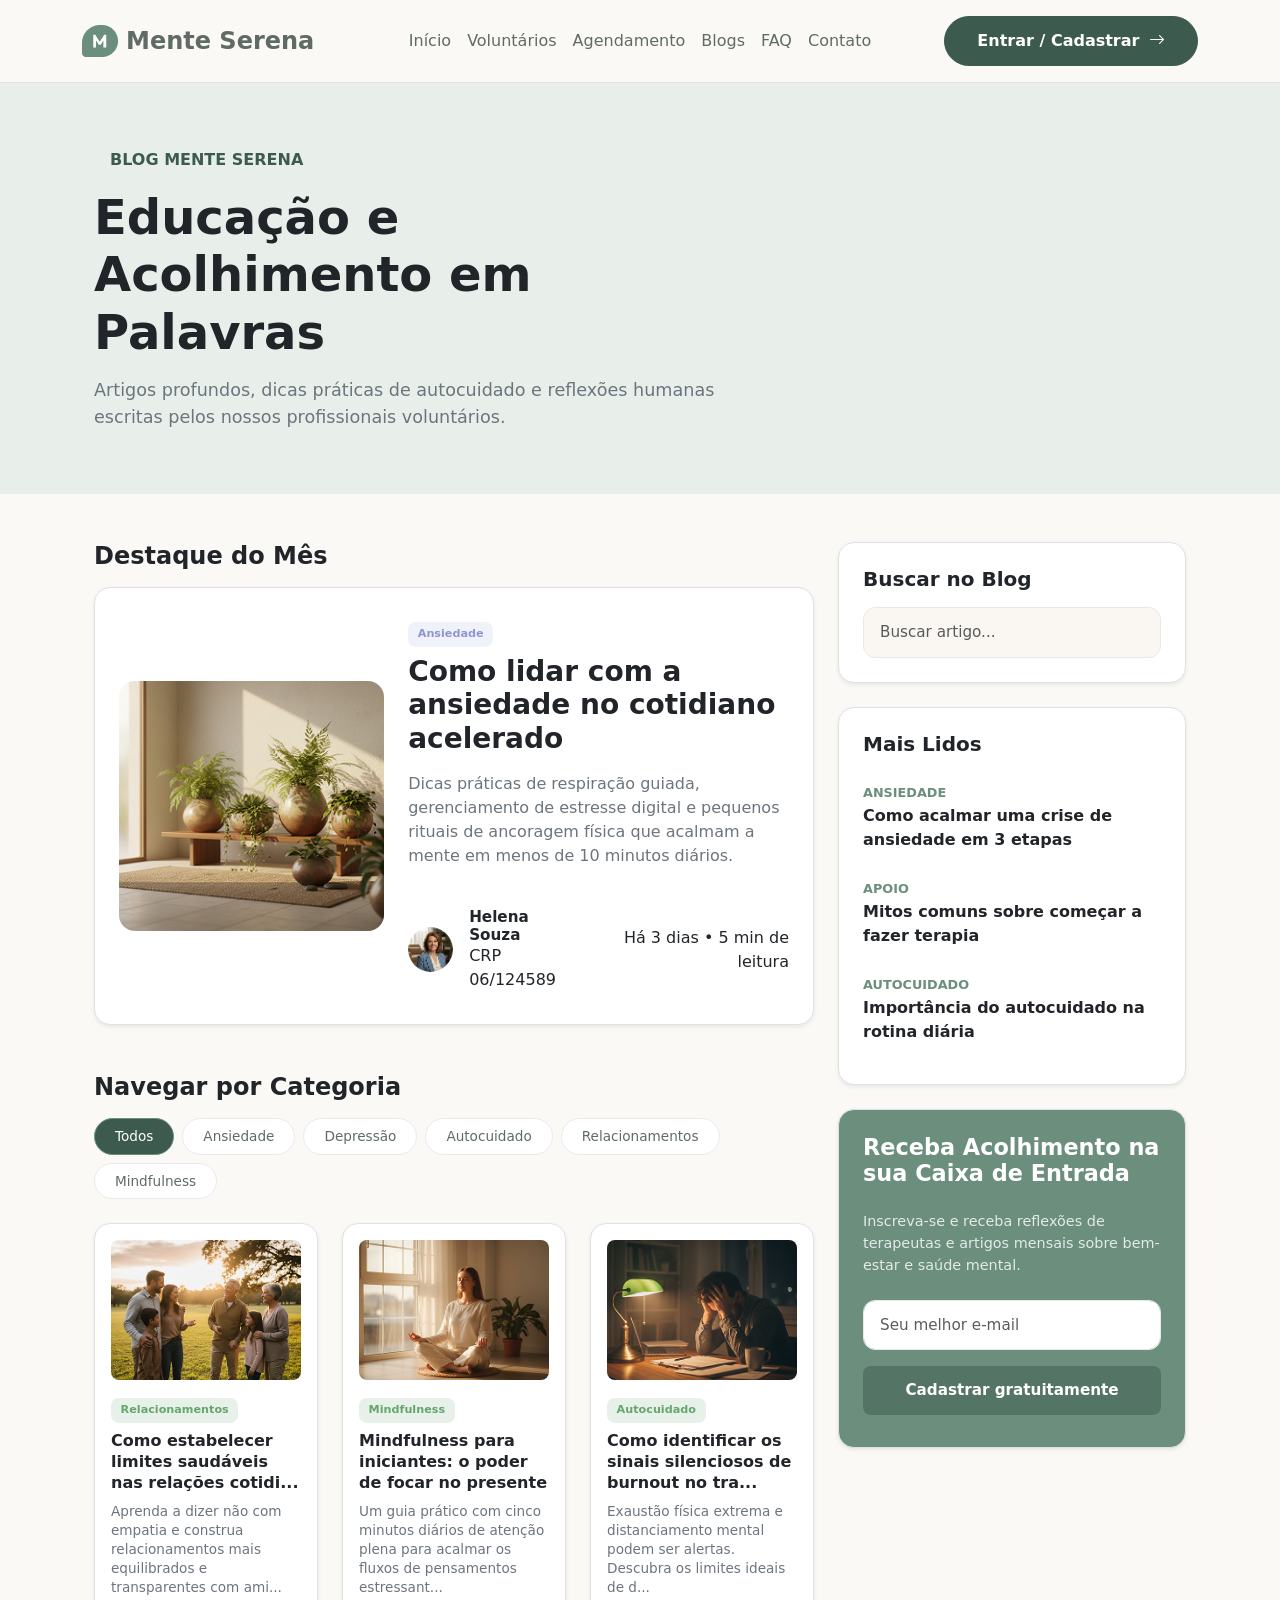
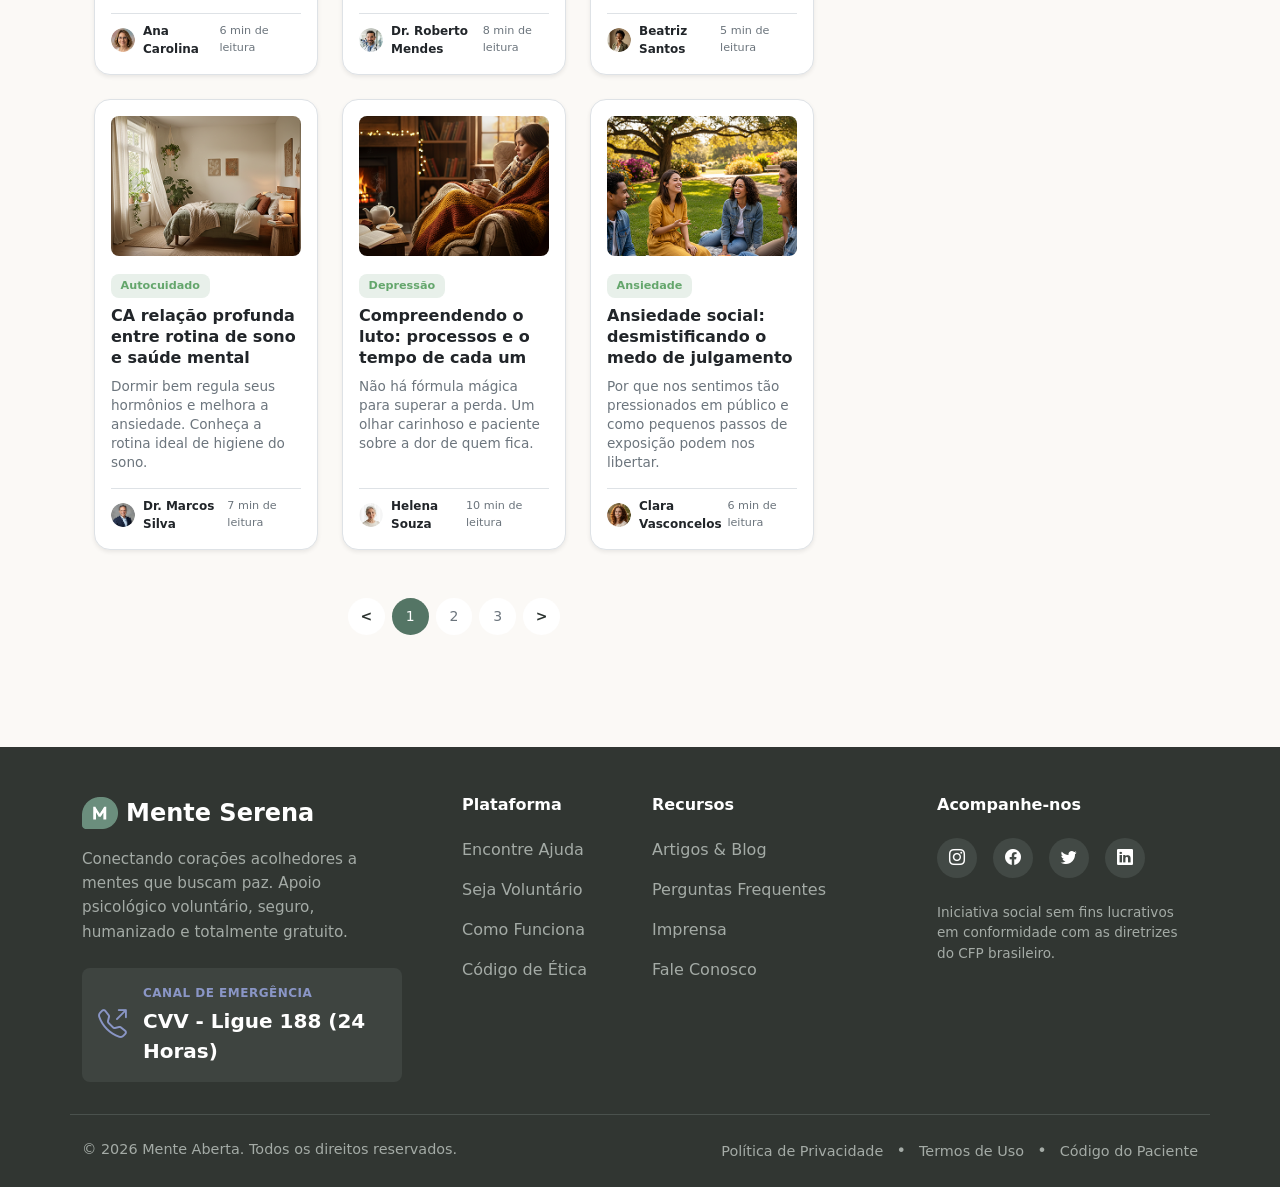
<file: pages/PaginaBlogs.html>
<!DOCTYPE html>
<html lang="en">

<head>
     <meta charset="UTF-8">
     <meta name="viewport" content="width=device-width, initial-scale=1.0">
     <title>Página de Blogs / Artigos</title>
     <link href="https://cdn.jsdelivr.net/npm/bootstrap-icons/font/bootstrap-icons.css" rel="stylesheet">
     <link href="https://cdn.jsdelivr.net/npm/bootstrap@5.3.8/dist/css/bootstrap.min.css" rel="stylesheet"
          integrity="sha384-sRIl4kxILFvY47J16cr9ZwB07vP4J8+LH7qKQnuqkuIAvNWLzeN8tE5YBujZqJLB" crossorigin="anonymous">
     <link rel="stylesheet" href="../css/main.css">
     <link rel="stylesheet" href="../css/login.css">
     <link rel="stylesheet" href="../css/blog.css">
</head>

<body>
     <header class="border-bottom py-3">
          <div class="container">
               <nav class="d-flex flex-wrap align-items-center justify-content-center justify-content-md-between">

                    <div class="col-md-3 mb-2 mb-md-0 d-flex">
                         <a class="d-inline-flex align-items-center link-body-emphasis text-decoration-none h4 mb-0"
                              style="transition: 0.3s;" href="../index.html">
                              <img src="../img/logo-badge.png" alt="Logo" width="36" height="32" class="me-2">
                              <span class="fw-semibold">Mente Serena</span>
                         </a>
                    </div>

                    <ul class="nav col-12 col-md-auto mb-2 justify-content-center mb-md-0">
                         <li><a href="../index.html" class="nav-link px-2 link-body-emphasis">Início</a></li>
                         <li><a href="PaginaPerfilVoluntarios.html"
                                   class="nav-link px-2 link-body-emphasis">Voluntários</a></li>
                         <li><a href="PaginaAgendamento.html" class="nav-link px-2 link-body-emphasis">Agendamento</a>
                         </li>
                         <li><a href="PaginaBlogs.html" class="nav-link px-2 link-body-emphasis">Blogs</a></li>
                         <li><a href="PaginaFAQ.html" class="nav-link px-2 link-body-emphasis">FAQ</a></li>
                         <li><a href="PaginaContatoSuporte.html" class="nav-link px-2 link-body-emphasis">Contato</a>
                         </li>
                    </ul>

                    <div class="col-md-3 text-md-end text-center mt-3 mt-md-0">
                         <a href="PaginaCadastro.html" class="btn btn-success fw-semibold">Entrar / Cadastrar
                              <span class="ms-1">
                                   <i class="bi bi-arrow-right"></i>
                              </span>
                         </a>
                    </div>

               </nav>
          </div>
     </header>

     <main>
          <section class="hero-section" style="background-color: #E8EFEA;">
               <div class="container px-4">
                    <div class="col-lg-7">
                         <div class="d-inline-flex align-items-center mb-3 card-lt-hero">
                              <span class="fw-semibold mb-0">BLOG MENTE SERENA</span>
                         </div>
                         <h1 class="display-5 fw-bold text-dark mb-3">Educação e Acolhimento em Palavras</h1>
                         <p class="lead text-secondary mb-0" style="font-size: 1.1rem;">
                              Artigos profundos, dicas práticas de autocuidado e reflexões humanas escritas pelos nossos
                              profissionais voluntários.
                         </p>
                    </div>
               </div>
          </section>

          <section class="container px-4 pb-5 mt-5">
               <div class="row g-4">
                    <div class="col-lg-8">
                         <h4 class="fw-bold mb-3 text-dark">Destaque do Mês</h4>
                         <div class="bg-white border rounded-4 shadow-sm p-3 p-md-4 mb-5 card-hover">
                              <div class="row g-4 align-items-center h-100">
                                   <div class="col-lg-5">
                                        <img src="../img/featured-photo.png" alt="Planta em vaso"
                                             class="w-100 h-100 object-fit-cover rounded-4" style="min-height: 250px;">
                                   </div>

                                   <div class="col-lg-7 d-flex flex-column h-100 py-2">
                                        <div class="mb-2">
                                             <span class="tag-categoria">Ansiedade</span>
                                        </div>

                                        <h2 class="fw-bold text-dark mb-3"
                                             style="font-size: 1.75rem; line-height: 1.2;">
                                             Como lidar com a ansiedade no cotidiano acelerado
                                        </h2>

                                        <p class="text-secondary mb-4" style="font-size: 1rem; line-height: 1.5;">
                                             Dicas práticas de respiração guiada, gerenciamento de estresse digital e
                                             pequenos rituais de ancoragem física que acalmam a mente em menos de 10
                                             minutos diários.
                                        </p>

                                        <div class="d-flex align-items-center justify-content-between mt-auto pt-3">
                                             <div class="d-flex align-items-center">
                                                  <img src="../img/Ellipse.png" alt="Helena Souza"
                                                       class="rounded-circle me-3" width="45" height="45"
                                                       style="object-fit: cover;">
                                                  <div class="d-flex flex-column">
                                                       <span class="fw-bold text-dark"
                                                            style="font-size: 0.95rem; line-height: 1.2;">Helena
                                                            Souza</span>
                                                       <span class="article-CRP">CRP 06/124589</span>
                                                  </div>
                                             </div>
                                             <div class="text-end">
                                                  <span class="article-time">Há 3 dias • 5 min de leitura</span>
                                             </div>
                                        </div>
                                   </div>
                              </div>
                         </div>

                         <h4 class="fw-bold mb-3 text-dark">Navegar por Categoria</h4>
                         <div class="d-flex flex-wrap gap-2 mb-4">
                              <button class="btn btn-category-active">Todos</button>
                              <button class="btn btn-category-inactive">Ansiedade</button>
                              <button class="btn btn-category-inactive">Depressão</button>
                              <button class="btn btn-category-inactive">Autocuidado</button>
                              <button class="btn btn-category-inactive">Relacionamentos</button>
                              <button class="btn btn-category-inactive">Mindfulness</button>
                         </div>

                         <div class="row g-4 mb-5">

                              <!-- Card 1 -->
                              <div class="col-12 col-md-6 col-lg-4 d-flex">
                                   <div
                                        class="bg-white border rounded-4 shadow-sm p-3 d-flex flex-column w-100 card-hover">
                                        <img src="../img/post-photo.png" alt="post1"
                                             class="w-100 rounded-3 mb-3 object-fit-cover" style="height: 140px;">
                                        <div class="mb-2">
                                             <span class="tag-categoria tag-blog">Relacionamentos</span>
                                        </div>
                                        <h6 class="fw-bold mb-2" style="font-size: 1rem; line-height: 1.3;">Como
                                             estabelecer limites saudáveis nas relações cotidi...</h6>
                                        <p class="text-secondary mb-3 flex-grow-1"
                                             style="font-size: 0.85rem; line-height: 1.4;">
                                             Aprenda a dizer não com empatia e construa relacionamentos mais
                                             equilibrados e transparentes com ami...
                                        </p>
                                        <!-- Rodapé do Card -->
                                        <div
                                             class="d-flex justify-content-between align-items-center mt-auto border-top pt-2">
                                             <div class="d-flex align-items-center">
                                                  <img src="../img/EllipseBlog1.png" alt="Ana"
                                                       class="rounded-circle me-2" width="24" height="24"
                                                       style="object-fit: cover;">
                                                  <span class="fw-bold text-dark" style="font-size: 0.75rem;">Ana
                                                       Carolina</span>
                                             </div>
                                             <span class="text-secondary" style="font-size: 0.7rem;">6 min de
                                                  leitura</span>
                                        </div>
                                   </div>
                              </div>

                              <!-- Card 2 -->
                              <div class="col-12 col-md-6 col-lg-4 d-flex">
                                   <div
                                        class="bg-white border rounded-4 shadow-sm p-3 d-flex flex-column w-100 card-hover">
                                        <img src="../img/post-photo2.png" alt="post2"
                                             class="w-100 rounded-3 mb-3 object-fit-cover" style="height: 140px;">
                                        <div class="mb-2">
                                             <span class="tag-categoria tag-blog">Mindfulness</span>
                                        </div>
                                        <h6 class="fw-bold mb-2" style="font-size: 1rem; line-height: 1.3;">
                                             Mindfulness para iniciantes: o poder de focar no presente</h6>
                                        <p class="text-secondary mb-3 flex-grow-1"
                                             style="font-size: 0.85rem; line-height: 1.4;">
                                             Um guia prático com cinco minutos diários de atenção plena para
                                             acalmar os fluxos de pensamentos estressant...
                                        </p>
                                        <div
                                             class="d-flex justify-content-between align-items-center mt-auto border-top pt-2">
                                             <div class="d-flex align-items-center">
                                                  <img src="../img/EllipseBlog2.png" alt="Dr Roberto"
                                                       class="rounded-circle me-2" width="24" height="24"
                                                       style="object-fit: cover;">
                                                  <span class="fw-bold text-dark" style="font-size: 0.75rem;">Dr.
                                                       Roberto Mendes</span>
                                             </div>
                                             <span class="text-secondary" style="font-size: 0.7rem;">8 min de
                                                  leitura</span>
                                        </div>
                                   </div>
                              </div>

                              <!-- Card 3 -->
                              <div class="col-12 col-md-6 col-lg-4 d-flex">
                                   <div
                                        class="bg-white border rounded-4 shadow-sm p-3 d-flex flex-column w-100 card-hover">
                                        <img src="../img/post-photo3.png" alt="post3"
                                             class="w-100 rounded-3 mb-3 object-fit-cover" style="height: 140px;">
                                        <div class="mb-2">
                                             <span class="tag-categoria tag-blog">Autocuidado</span>
                                        </div>
                                        <h6 class="fw-bold mb-2" style="font-size: 1rem; line-height: 1.3;">Como
                                             identificar os sinais silenciosos de burnout no tra...</h6>
                                        <p class="text-secondary mb-3 flex-grow-1"
                                             style="font-size: 0.85rem; line-height: 1.4;">
                                             Exaustão física extrema e distanciamento mental podem ser alertas.
                                             Descubra os limites ideais de d...
                                        </p>
                                        <div
                                             class="d-flex justify-content-between align-items-center mt-auto border-top pt-2">
                                             <div class="d-flex align-items-center">
                                                  <img src="../img/EllipseBlog3.png" alt="Beatriz"
                                                       class="rounded-circle me-2" width="24" height="24"
                                                       style="object-fit: cover;">
                                                  <span class="fw-bold text-dark" style="font-size: 0.75rem;">Beatriz
                                                       Santos</span>
                                             </div>
                                             <span class="text-secondary" style="font-size: 0.7rem;">5 min de
                                                  leitura</span>
                                        </div>
                                   </div>
                              </div>

                              <!-- Card 4 -->
                              <div class="col-12 col-md-6 col-lg-4 d-flex">
                                   <div
                                        class="bg-white border rounded-4 shadow-sm p-3 d-flex flex-column w-100 card-hover">
                                        <img src="../img/post-photo4.png" alt="post4"
                                             class="w-100 rounded-3 mb-3 object-fit-cover" style="height: 140px;">
                                        <div class="mb-2">
                                             <span class="tag-categoria tag-blog">Autocuidado</span>
                                        </div>
                                        <h6 class="fw-bold mb-2" style="font-size: 1rem; line-height: 1.3;">CA relação
                                             profunda entre rotina de sono e saúde mental</h6>
                                        <p class="text-secondary mb-3 flex-grow-1"
                                             style="font-size: 0.85rem; line-height: 1.4;">
                                             Dormir bem regula seus hormônios e melhora a ansiedade. Conheça a rotina
                                             ideal de higiene do sono.
                                        </p>
                                        <div
                                             class="d-flex justify-content-between align-items-center mt-auto border-top pt-2">
                                             <div class="d-flex align-items-center">
                                                  <img src="../img/EllipseBlog4.png" alt="Dr. Marcos Silva"
                                                       class="rounded-circle me-2" width="24" height="24"
                                                       style="object-fit: cover;">
                                                  <span class="fw-bold text-dark" style="font-size: 0.75rem;">Dr. Marcos
                                                       Silva</span>
                                             </div>
                                             <span class="text-secondary" style="font-size: 0.7rem;">7 min de
                                                  leitura</span>
                                        </div>
                                   </div>
                              </div>

                              <!-- Card 5 -->
                              <div class="col-12 col-md-6 col-lg-4 d-flex">
                                   <div
                                        class="bg-white border rounded-4 shadow-sm p-3 d-flex flex-column w-100 card-hover">
                                        <img src="../img/post-photo5.png" alt="post5"
                                             class="w-100 rounded-3 mb-3 object-fit-cover" style="height: 140px;">
                                        <div class="mb-2">
                                             <span class="tag-categoria tag-blog">Depressão</span>
                                        </div>
                                        <h6 class="fw-bold mb-2" style="font-size: 1rem; line-height: 1.3;">
                                             Compreendendo o luto: processos e o tempo de cada um</h6>
                                        <p class="text-secondary mb-3 flex-grow-1"
                                             style="font-size: 0.85rem; line-height: 1.4;">
                                             Não há fórmula mágica para superar a perda. Um olhar carinhoso e paciente
                                             sobre a dor de quem fica.
                                        </p>
                                        <div
                                             class="d-flex justify-content-between align-items-center mt-auto border-top pt-2">
                                             <div class="d-flex align-items-center">
                                                  <img src="../img/EllipseBlog5.png" alt="Helena Souza"
                                                       class="rounded-circle me-2" width="24" height="24"
                                                       style="object-fit: cover;">
                                                  <span class="fw-bold text-dark" style="font-size: 0.75rem;">Helena
                                                       Souza</span>
                                             </div>
                                             <span class="text-secondary" style="font-size: 0.7rem;">10 min de
                                                  leitura</span>
                                        </div>
                                   </div>
                              </div>

                              <!-- Card 6 -->
                              <div class="col-12 col-md-6 col-lg-4 d-flex">
                                   <div
                                        class="bg-white border rounded-4 shadow-sm p-3 d-flex flex-column w-100 card-hover">
                                        <img src="../img/post-photo6.png" alt="post6"
                                             class="w-100 rounded-3 mb-3 object-fit-cover" style="height: 140px;">
                                        <div class="mb-2">
                                             <span class="tag-categoria tag-blog">Ansiedade</span>
                                        </div>
                                        <h6 class="fw-bold mb-2" style="font-size: 1rem; line-height: 1.3;">Ansiedade
                                             social: desmistificando o medo de julgamento</h6>
                                        <p class="text-secondary mb-3 flex-grow-1"
                                             style="font-size: 0.85rem; line-height: 1.4;">
                                             Por que nos sentimos tão pressionados em público e como pequenos passos de
                                             exposição podem nos libertar.
                                        </p>
                                        <div
                                             class="d-flex justify-content-between align-items-center mt-auto border-top pt-2">
                                             <div class="d-flex align-items-center">
                                                  <img src="../img/EllipseBlog6.png" alt="Clara Vasconcelos"
                                                       class="rounded-circle me-2" width="24" height="24"
                                                       style="object-fit: cover;">
                                                  <span class="fw-bold text-dark" style="font-size: 0.75rem;">Clara
                                                       Vasconcelos</span>
                                             </div>
                                             <span class="text-secondary" style="font-size: 0.7rem;">6 min de
                                                  leitura</span>
                                        </div>
                                   </div>
                              </div>
                         </div>

                         <div class="d-flex justify-content-center mb-5">
                              <nav aria-label="Navegação do Blog">
                                   <ul class="pagination pagination-sm gap-2">
                                        <li class="page-item"><a
                                                  class="page-link rounded-circle text-secondary border-0 btn-pagination-inactive"
                                                  href="#""><span class=" fw-bold"
                                                  style="color: #2C3330;">&lt;</span></a>
                                        </li>
                                        <li class=" page-item"><a
                                                  class="page-link rounded-circle text-white border-0 btn-pagination-active"
                                                  href="#">1</a>
                                        </li>
                                        <li class="page-item"><a
                                                  class="page-link rounded-circle text-secondary border-0 btn-pagination-inactive"
                                                  href="#">2</a>
                                        </li>
                                        <li class="page-item"><a
                                                  class="page-link rounded-circle text-secondary border-0 btn-pagination-inactive"
                                                  href="#">3</a>
                                        </li>
                                        <li class="page-item"><a
                                                  class="page-link rounded-circle text-secondary border-0 btn-pagination-inactive"
                                                  href="#"><span class="fw-bold" style="color: #2C3330;">&gt;</span></a>
                                        </li>
                                   </ul>
                              </nav>
                         </div>

                    </div>

                    <div class="col-lg-4">
                         <div class="bg-white border rounded-4 shadow-sm p-4 mb-4">
                              <h5 class="fw-bold mb-3 text-dark">Buscar no Blog</h5>
                              <input type="text" class="form-control form-control-custom w-100"
                                   style="background-color: #FAF7F2;" id="blog" placeholder="Buscar artigo...">
                         </div>

                         <div class="bg-white border rounded-4 shadow-sm p-4 mb-4">
                              <h5 class="fw-bold mb-4 text-dark">Mais Lidos</h5>

                              <div class="most-read-item mb-4">
                                   <span class="most-read-title">ANSIEDADE</span>
                                   <p class="fw-semibold">Como acalmar uma crise de ansiedade em 3 etapas</p>
                              </div>

                              <div class="most-read-item mb-4">
                                   <span class="most-read-title">APOIO</span>
                                   <p class="fw-semibold">Mitos comuns sobre começar a fazer terapia</p>
                              </div>

                              <div class="most-read-item">
                                   <span class="most-read-title">AUTOCUIDADO</span>
                                   <p class="fw-semibold">Importância do autocuidado na rotina diária</p>
                              </div>
                         </div>

                         <div class="border rounded-4 shadow-sm p-4" style="background-color: #6B8E7D;">
                              <h3 class="fw-bold mb-4" style="color: #FFFFFF; font-size: 1.4rem;">Receba Acolhimento na
                                   sua Caixa de Entrada</h3>
                              <p class="mb-4" style="color: #E2EBE8; font-size: 0.9rem;">
                                   Inscreva-se e receba reflexões de terapeutas e artigos mensais sobre bem-estar e
                                   saúde mental.
                              </p>
                              <input type="email" class="form-control form-control-custom mb-3" id="email"
                                   placeholder="Seu melhor e-mail">
                              <button class="btn btn-email fw-semibold w-100 mb-2">Cadastrar gratuitamente</button>
                         </div>

                    </div>
               </div>
          </section>
     </main>

     <footer class="bg-footer-custom pt-5 pb-4">
          <div class="container">
               <div class="row">
                    <div class="col-lg-4 col-md-12 mb-4 pe-lg-5">
                         <a class="d-inline-flex align-items-center text-white text-decoration-none mb-3" href="#">
                              <img src="../img/logo-badge.png" alt="Logo" width="36" height="32" class="me-2">
                              <span class="fs-4 fw-bold">Mente Serena</span>
                         </a>
                         <p class="text-muted-custom mb-4" style="font-size: 0.95rem; line-height: 1.6;">
                              Conectando corações acolhedores a mentes que buscam paz. Apoio psicológico voluntário,
                              seguro,
                              humanizado e totalmente gratuito.
                         </p>

                         <div class="emergency-card d-flex align-items-center p-3">
                              <i class="bi bi-telephone-outbound emergency-icon me-3"></i>
                              <div>
                                   <div class="emergency-title text-uppercase fw-semibold mb-1">Canal de Emergência
                                   </div>
                                   <div class="fw-bold fs-5 text-white">CVV - Ligue 188 (24 Horas)</div>
                              </div>
                         </div>
                    </div>

                    <div class="col-lg-2 col-md-4 mb-4">
                         <h6 class="fw-bold mb-4">Plataforma</h6>
                         <ul class="list-unstyled">
                              <li class="mb-3"><a href="#" class="footer-link">Encontre Ajuda</a></li>
                              <li class="mb-3"><a href="#" class="footer-link">Seja Voluntário</a></li>
                              <li class="mb-3"><a href="#" class="footer-link">Como Funciona</a></li>
                              <li class="mb-3"><a href="#" class="footer-link">Código de Ética</a></li>
                         </ul>
                    </div>

                    <div class="col-lg-3 col-md-4 mb-4">
                         <h6 class="fw-bold mb-4">Recursos</h6>
                         <ul class="list-unstyled">
                              <li class="mb-3"><a href="#" class="footer-link">Artigos & Blog</a></li>
                              <li class="mb-3"><a href="#" class="footer-link">Perguntas Frequentes</a></li>
                              <li class="mb-3"><a href="#" class="footer-link">Imprensa</a></li>
                              <li class="mb-3"><a href="#" class="footer-link">Fale Conosco</a></li>
                         </ul>
                    </div>

                    <div class="col-lg-3 col-md-4 mb-4">
                         <h6 class="fw-bold mb-4">Acompanhe-nos</h6>
                         <div class="d-flex mb-4">
                              <a href="#" class="social-btn rounded-circle me-3"><i class="bi bi-instagram"></i></a>
                              <a href="#" class="social-btn rounded-circle me-3"><i class="bi bi-facebook"></i></a>
                              <a href="#" class="social-btn rounded-circle me-3"><i class="bi bi-twitter"></i></a>
                              <a href="#" class="social-btn rounded-circle"><i class="bi bi-linkedin"></i></a>
                         </div>
                         <p class="text-muted-custom" style="font-size: 0.85rem; line-height: 1.5;">
                              Iniciativa social sem fins lucrativos em conformidade com as diretrizes do CFP brasileiro.
                         </p>
                    </div>
               </div>

               <div class="row border-top border-secondary pt-4 mt-2" style="border-color: #4a514d !important;">
                    <div class="col-md-6 text-center text-md-start mb-3 mb-md-0">
                         <p class="text-muted-custom mb-0" style="font-size: 0.9rem;">
                              © 2026 Mente Aberta. Todos os direitos reservados.
                         </p>
                    </div>
                    <div class="col-md-6 text-center text-md-end">
                         <a href="#" class="footer-link" style="font-size: 0.9rem;">Política de Privacidade</a>
                         <span class="text-muted-custom mx-2">•</span>
                         <a href="#" class="footer-link" style="font-size: 0.9rem;">Termos de Uso</a>
                         <span class="text-muted-custom mx-2">•</span>
                         <a href="#" class="footer-link" style="font-size: 0.9rem;">Código do Paciente</a>
                    </div>
               </div>
          </div>
     </footer>
     <script src="https://cdn.jsdelivr.net/npm/bootstrap@5.3.8/dist/js/bootstrap.bundle.min.js"
          integrity="sha384-FKyoEForCGlyvwx9Hj09JcYn3nv7wiPVlz7YYwJrWVcXK/BmnVDxM+D2scQbITxI"
          crossorigin="anonymous"></script>
</body>

</html>
</file>
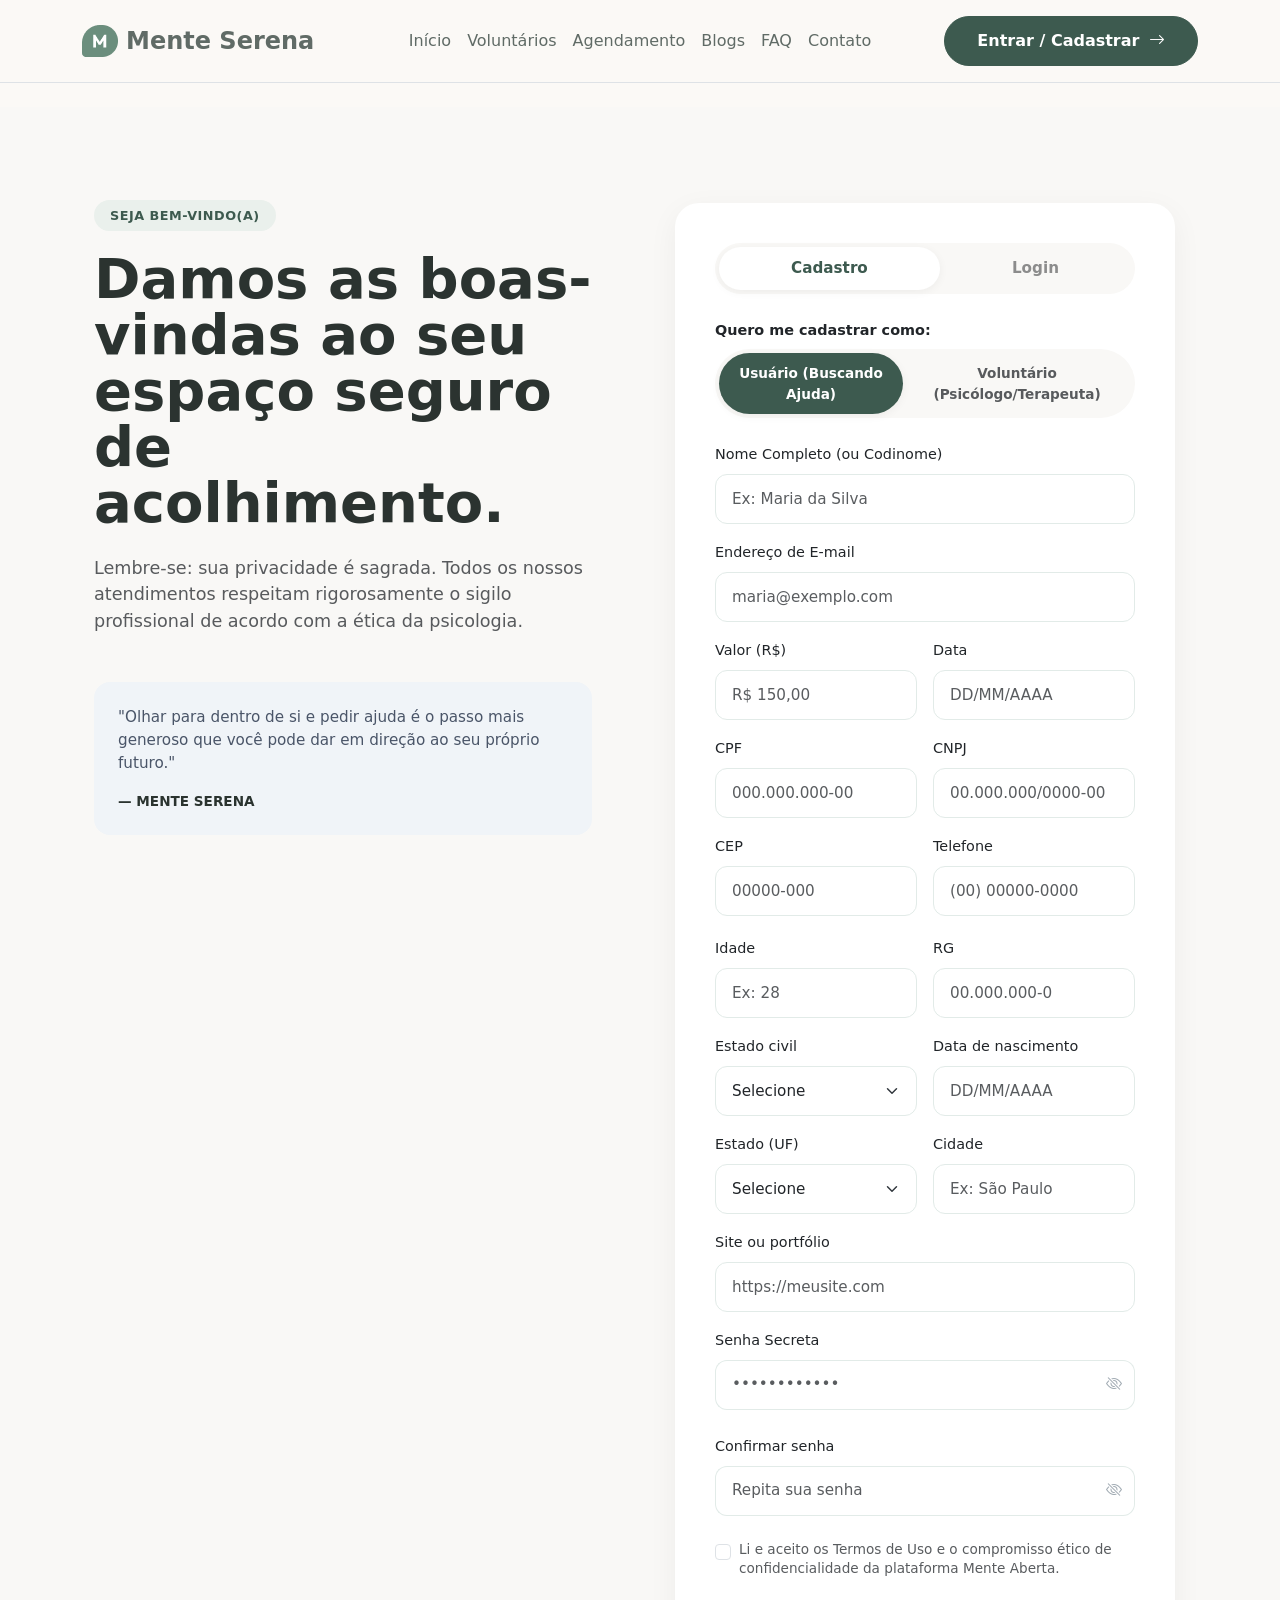
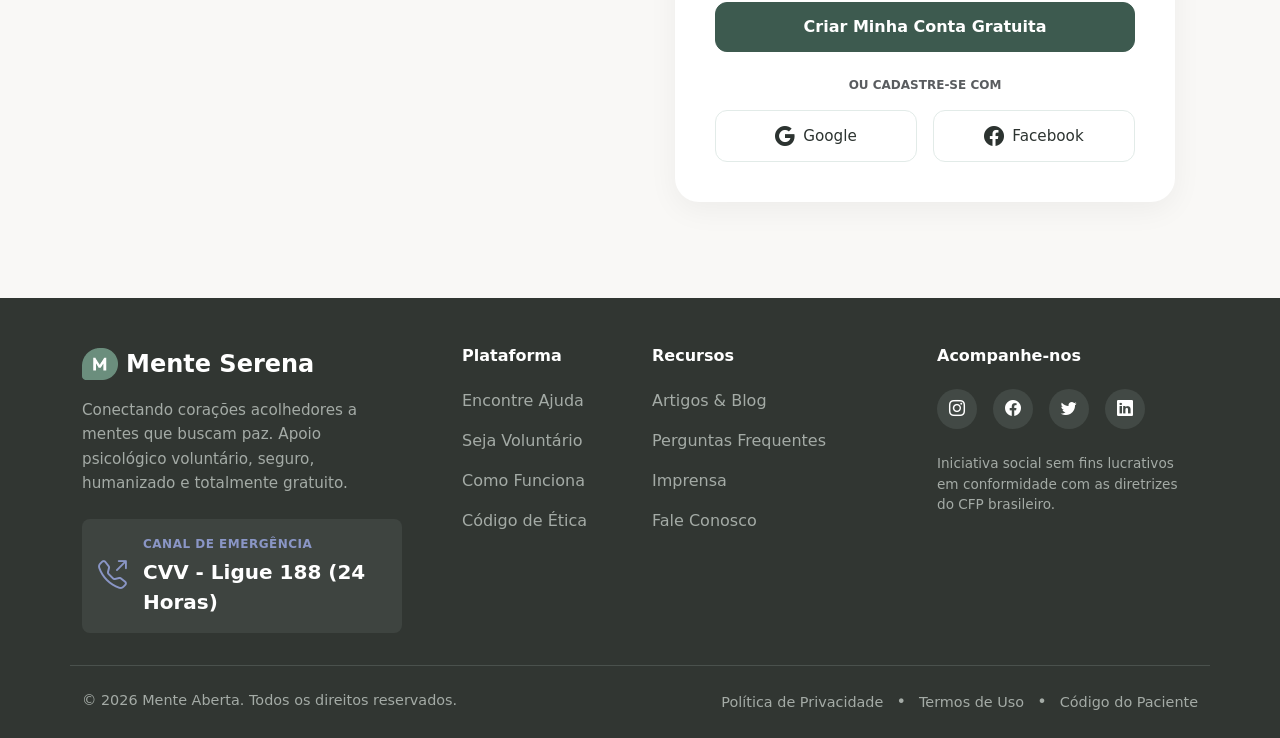
<file: pages/PaginaCadastro.html>
<!DOCTYPE html>
<html lang="en">

<head>
     <meta charset="UTF-8">
     <meta name="viewport" content="width=device-width, initial-scale=1.0">
     <title>Página de Cadastro</title>
     <link href="https://cdn.jsdelivr.net/npm/bootstrap-icons/font/bootstrap-icons.css" rel="stylesheet">
     <link href="https://cdn.jsdelivr.net/npm/bootstrap@5.3.8/dist/css/bootstrap.min.css" rel="stylesheet"
          integrity="sha384-sRIl4kxILFvY47J16cr9ZwB07vP4J8+LH7qKQnuqkuIAvNWLzeN8tE5YBujZqJLB" crossorigin="anonymous">
     <link rel="stylesheet" href="../css/main.css">
     <link rel="stylesheet" href="../css/login.css">
</head>

<body>
     <header class="border-bottom mb-4 py-3">
          <div class="container">
               <nav class="d-flex flex-wrap align-items-center justify-content-center justify-content-md-between">

                    <div class="col-md-3 mb-2 mb-md-0 d-flex">
                         <a class="d-inline-flex align-items-center link-body-emphasis text-decoration-none h4 mb-0"
                              style="transition: 0.3s;" href="../index.html">
                              <img src="../img/logo-badge.png" alt="Logo" width="36" height="32" class="me-2">
                              <span class="fw-semibold">Mente Serena</span>
                         </a>
                    </div>

                    <ul class="nav col-12 col-md-auto mb-2 justify-content-center mb-md-0">
                         <li><a href="../index.html" class="nav-link px-2 link-body-emphasis">Início</a></li>
                         <li><a href="PaginaPerfilVoluntarios.html"
                                   class="nav-link px-2 link-body-emphasis">Voluntários</a></li>
                         <li><a href="PaginaAgendamento.html" class="nav-link px-2 link-body-emphasis">Agendamento</a>
                         </li>
                         <li><a href="PaginaBlogs.html" class="nav-link px-2 link-body-emphasis">Blogs</a></li>
                         <li><a href="PaginaFAQ.html" class="nav-link px-2 link-body-emphasis">FAQ</a></li>
                         <li><a href="PaginaContatoSuporte.html" class="nav-link px-2 link-body-emphasis">Contato</a>
                         </li>
                    </ul>

                    <div class="col-md-3 text-md-end text-center mt-3 mt-md-0">
                         <a href="PaginaCadastro.html" class="btn btn-success fw-semibold">Entrar / Cadastrar
                              <span class="ms-1">
                                   <i class="bi bi-arrow-right"></i>
                              </span>
                         </a>
                    </div>

               </nav>
          </div>
     </header>
     <main class="bg-section">
          <section>
               <div class="container px-4 py-5">
                    <div class="row flex-lg-reverse align-items-start g-5 py-5">

                         <div class="col-12 col-lg-6 mx-auto pe-lg-5">
                              <div class="mb-4">
                                   <span class="badge-welcome text-uppercase">Seja Bem-vindo(a)</span>
                              </div>
                              <h1 class="display-4 fw-bolder text-body-emphasis lh-1 mb-4" style="color: #2A332F;">
                                   Damos as boas-vindas ao seu espaço seguro de acolhimento.
                              </h1>
                              <p class="lead mb-5 text-muted" style="font-size: 1.1rem;">
                                   Lembre-se: sua privacidade é sagrada. Todos os nossos atendimentos respeitam
                                   rigorosamente o sigilo profissional de acordo com a ética da psicologia.
                              </p>

                              <div class="rounded-4 p-4" style="background-color: #F0F4F8; color: #4A5568;">
                                   <p class="mb-3" style="font-size: 0.95rem;">
                                        "Olhar para dentro de si e pedir ajuda é o passo mais generoso que você pode dar
                                        em direção ao seu próprio futuro."
                                   </p>
                                   <p class="mb-0 fw-bold" style="font-size: 0.85rem; color: #2A332F;">— MENTE SERENA
                                   </p>
                              </div>
                         </div>

                         <div class="col-lg-6">
                              <div class="bg-login mx-auto w-100" style="max-width: 500px;">
                                   <!-- Toggle Cadastro / Login -->
                                   <div class="toggle-container mb-4">
                                        <button type="button" class="flex-grow-1 toggle-btn active"
                                             id="btn-cadastro">Cadastro</button>
                                        <button type="button" class="flex-grow-1 toggle-btn"
                                             id="btn-login">Login</button>
                                   </div>

                                   <!-- Toggle Tipo de Usuário -->
                                   <span id="toggle-tipo-usuario">
                                        <label class="form-label fw-semibold" style="font-size: 0.9rem;">Quero me
                                             cadastrar como:</label>
                                        <div class="toggle-container mb-4">
                                             <button type="button" class="flex-grow-1 toggle-btn toggle-btn-role active"
                                                  style="font-size: 0.85rem;" id="btnUsuario">Usuário (Buscando
                                                  Ajuda)</button>
                                             <button type="button"
                                                  class="flex-grow-1 toggle-btn toggle-btn-role text-muted"
                                                  style="font-size: 0.85rem;" id="btnVoluntario">Voluntário
                                                  (Psicólogo/Terapeuta)</button>
                                        </div>
                                   </span>

                                   <form id="mainForm" novalidate>
                                        <!-- Campo Nome (Fica invisível no Login) -->
                                        <div class="mb-3" id="box-nome">
                                             <label for="nome" class="form-label" style="font-size: 0.9rem;">Nome
                                                  Completo (ou Codinome)</label>
                                             <input type="text" class="form-control form-control-custom" id="nome"
                                                  placeholder="Ex: Maria da Silva" maxlength="100" required>
                                        </div>

                                        <!-- Campo Email (Sempre Visível) -->
                                        <div class="mb-3">
                                             <label for="email" class="form-label" style="font-size: 0.9rem;">Endereço
                                                  de E-mail</label>
                                             <input type="email" class="form-control form-control-custom" id="email"
                                                  placeholder="maria@exemplo.com" maxlength="40" required>
                                        </div>

                                        <div class="mb-3" id="box-dados-cadastro">
                                             <!-- Campos obrigatórios solicitados -->
                                             <div class="row g-3">
                                                  <div class="col-12 col-md-6">
                                                       <label for="valor" class="form-label" style="font-size: 0.9rem;">Valor (R$)</label>
                                                       <input type="text" class="form-control form-control-custom" id="valor"
                                                            placeholder="R$ 150,00" maxlength="20" inputmode="decimal" required>
                                                  </div>
                                                  <div class="col-12 col-md-6">
                                                       <label for="data" class="form-label" style="font-size: 0.9rem;">Data</label>
                                                       <input type="text" class="form-control form-control-custom" id="data"
                                                            placeholder="DD/MM/AAAA" maxlength="10" inputmode="numeric" required>
                                                  </div>
                                                  <div class="col-12 col-md-6">
                                                       <label for="cpf" class="form-label" style="font-size: 0.9rem;">CPF</label>
                                                       <input type="text" class="form-control form-control-custom" id="cpf"
                                                            placeholder="000.000.000-00" minlength="11" maxlength="14" required>
                                                  </div>
                                                  <div class="col-12 col-md-6">
                                                       <label for="cnpj" class="form-label" style="font-size: 0.9rem;">CNPJ</label>
                                                       <input type="text" class="form-control form-control-custom" id="cnpj"
                                                            placeholder="00.000.000/0000-00" minlength="14" maxlength="18" required>
                                                  </div>
                                                  <div class="col-12 col-md-6">
                                                       <label for="cep" class="form-label" style="font-size: 0.9rem;">CEP</label>
                                                       <input type="text" class="form-control form-control-custom" id="cep"
                                                            placeholder="00000-000" minlength="8" maxlength="9" required>
                                                  </div>
                                                  <div class="col-12 col-md-6">
                                                       <label for="telefone" class="form-label" style="font-size: 0.9rem;">Telefone</label>
                                                       <input type="tel" class="form-control form-control-custom" id="telefone"
                                                            placeholder="(00) 00000-0000" minlength="10" maxlength="15" required>
                                                  </div>
                                             </div>

                                             <!-- Campos extras preparados para validações futuras -->
                                             <div class="row g-3 mt-1">
                                                  <div class="col-12 col-md-6">
                                                       <label for="idade" class="form-label" style="font-size: 0.9rem;">Idade</label>
                                                       <input type="number" class="form-control form-control-custom" id="idade"
                                                           placeholder="Ex: 28" min="19" max="120" required>
                                                  </div>
                                                  <div class="col-12 col-md-6">
                                                       <label for="rg" class="form-label" style="font-size: 0.9rem;">RG</label>
                                                       <input type="text" class="form-control form-control-custom" id="rg"
                                                            placeholder="00.000.000-0" maxlength="12" required>
                                                  </div>
                                                  <div class="col-12 col-md-6">
                                                       <label for="estado-civil" class="form-label" style="font-size: 0.9rem;">Estado civil</label>
                                                       <select class="form-select form-control-custom" id="estado-civil" required>
                                                            <option value="">Selecione</option>
                                                            <option value="solteiro">Solteiro(a)</option>
                                                            <option value="casado">Casado(a)</option>
                                                            <option value="divorciado">Divorciado(a)</option>
                                                            <option value="viuvo">Viúvo(a)</option>
                                                            <option value="outro">Outro</option>
                                                       </select>
                                                  </div>
                                                  <div class="col-12 col-md-6">
                                                       <label for="data-nascimento" class="form-label" style="font-size: 0.9rem;">Data de nascimento</label>
                                                       <input type="text" class="form-control form-control-custom" id="data-nascimento"
                                                            placeholder="DD/MM/AAAA" maxlength="10" inputmode="numeric" required>
                                                  </div>
                                                  <div class="col-12 col-md-6">
                                                       <label for="estado" class="form-label" style="font-size: 0.9rem;">Estado (UF)</label>
                                                       <select class="form-select form-control-custom" id="estado" required>
                                                            <option value="">Selecione</option>
                                                            <option value="AC">AC</option>
                                                            <option value="AL">AL</option>
                                                            <option value="AP">AP</option>
                                                            <option value="AM">AM</option>
                                                            <option value="BA">BA</option>
                                                            <option value="CE">CE</option>
                                                            <option value="DF">DF</option>
                                                            <option value="ES">ES</option>
                                                            <option value="GO">GO</option>
                                                            <option value="MA">MA</option>
                                                            <option value="MT">MT</option>
                                                            <option value="MS">MS</option>
                                                            <option value="MG">MG</option>
                                                            <option value="PA">PA</option>
                                                            <option value="PB">PB</option>
                                                            <option value="PR">PR</option>
                                                            <option value="PE">PE</option>
                                                            <option value="PI">PI</option>
                                                            <option value="RJ">RJ</option>
                                                            <option value="RN">RN</option>
                                                            <option value="RS">RS</option>
                                                            <option value="RO">RO</option>
                                                            <option value="RR">RR</option>
                                                            <option value="SC">SC</option>
                                                            <option value="SP">SP</option>
                                                            <option value="SE">SE</option>
                                                            <option value="TO">TO</option>
                                                       </select>
                                                  </div>
                                                  <div class="col-12 col-md-6">
                                                       <label for="cidade" class="form-label" style="font-size: 0.9rem;">Cidade</label>
                                                       <input type="text" class="form-control form-control-custom" id="cidade"
                                                            placeholder="Ex: São Paulo" minlength="2" maxlength="50" required>
                                                  </div>
                                                  <div class="col-12">
                                                       <label for="site-pessoal" class="form-label" style="font-size: 0.9rem;">Site ou portfólio</label>
                                                       <input type="text" class="form-control form-control-custom" id="site-pessoal"
                                                            placeholder="https://meusite.com" maxlength="100" required>
                                                  </div>
                                             </div>
                                        </div>

                                        <!-- Campo CRP (Aparece apenas no Cadastro de Voluntário) -->
                                        <div class="mb-3" id="box-crp" style="display: none;">
                                             <label for="crp" class="form-label" style="font-size: 0.9rem;">CRP</label>
                                             <input type="text" class="form-control form-control-custom" id="crp"
                                                  placeholder="CRP 06/124589" minlength="12" maxlength="13"
                                                  pattern="CRP [0-9]{2}/[0-9]{5,6}">
                                        </div>

                                        <!-- Campo Senha (Sempre Visível) -->
                                        <div class="mb-4">
                                             <label for="senha" class="form-label" style="font-size: 0.9rem;">Senha
                                                  Secreta</label>
                                             <div class="input-group input-group-password">
                                                  <input type="password" class="form-control form-control-custom"
                                                      id="senha" placeholder="••••••••••••" maxlength="30" required>
                                                  <button type="button" class="input-group-text" id="btn-password-visible"
                                                       aria-label="Mostrar senha" title="Mostrar senha">
                                                       <i class="bi bi-eye-slash" id="icon-password-visible"></i>
                                                  </button>
                                             </div>
                                        </div>

                                        <div class="mb-4" id="box-confirmar-senha">
                                             <label for="confirmar-senha" class="form-label" style="font-size: 0.9rem;">Confirmar senha</label>
                                             <div class="input-group input-group-password">
                                                  <input type="password" class="form-control form-control-custom" id="confirmar-senha"
                                                       placeholder="Repita sua senha" maxlength="30" required>
                                                  <button type="button" class="input-group-text" id="btn-confirmar-senha-visible"
                                                       aria-label="Mostrar confirmação de senha" title="Mostrar confirmação de senha">
                                                       <i class="bi bi-eye-slash" id="icon-confirmar-senha-visible"></i>
                                                  </button>
                                             </div>
                                        </div>

                                        <!-- Checkbox Termos (Fica invisível no Login) -->
                                        <div class="mb-4 form-check d-flex align-items-start" id="box-termos">
                                             <input type="checkbox"
                                                  class="form-check-input form-check-input-custom mt-1 me-2" id="termos"
                                                  required>
                                             <label class="form-check-label text-muted" for="termos"
                                                  style="font-size: 0.85rem; line-height: 1.4;">
                                                  Li e aceito os Termos de Uso e o compromisso ético de
                                                  confidencialidade da plataforma Mente Aberta.
                                             </label>
                                        </div>

                                        <!-- Botão Submit -->
                                        <button type="submit" class="btn btn-primary-custom w-100 fw-semibold mb-4"
                                             id="btn-submit">
                                             Criar Minha Conta Gratuita
                                        </button>
                                   </form>

                                   <div class="text-center">
                                        <p class="text-muted mb-3" style="font-size: 0.75rem; font-weight: 600;"
                                             id="text-social-media">OU CADASTRE-SE COM</p>
                                        <div class="row gx-3">
                                             <div class="col-6">
                                                  <button type="button"
                                                       class="btn btn-outline-social w-100 d-flex justify-content-center align-items-center">
                                                       <i class="bi bi-google me-2 fs-5"></i> Google
                                                  </button>
                                             </div>
                                             <div class="col-6">
                                                  <button type="button"
                                                       class="btn btn-outline-social w-100 d-flex justify-content-center align-items-center">
                                                       <i class="bi bi-facebook me-2 fs-5"></i> Facebook
                                                  </button>
                                             </div>
                                        </div>
                                   </div>
                              </div>
                         </div>
                    </div>
               </div>
          </section>
     </main>
     <footer class="bg-footer-custom pt-5 pb-4">
          <div class="container">
               <div class="row">
                    <div class="col-lg-4 col-md-12 mb-4 pe-lg-5">
                         <a class="d-inline-flex align-items-center text-white text-decoration-none mb-3" href="#">
                              <img src="../img/logo-badge.png" alt="Logo" width="36" height="32" class="me-2">
                              <span class="fs-4 fw-bold">Mente Serena</span>
                         </a>
                         <p class="text-muted-custom mb-4" style="font-size: 0.95rem; line-height: 1.6;">
                              Conectando corações acolhedores a mentes que buscam paz. Apoio psicológico voluntário,
                              seguro,
                              humanizado e totalmente gratuito.
                         </p>

                         <div class="emergency-card d-flex align-items-center p-3">
                              <i class="bi bi-telephone-outbound emergency-icon me-3"></i>
                              <div>
                                   <div class="emergency-title text-uppercase fw-semibold mb-1">Canal de Emergência
                                   </div>
                                   <div class="fw-bold fs-5 text-white">CVV - Ligue 188 (24 Horas)</div>
                              </div>
                         </div>
                    </div>

                    <div class="col-lg-2 col-md-4 mb-4">
                         <h6 class="fw-bold mb-4">Plataforma</h6>
                         <ul class="list-unstyled">
                              <li class="mb-3"><a href="#" class="footer-link">Encontre Ajuda</a></li>
                              <li class="mb-3"><a href="#" class="footer-link">Seja Voluntário</a></li>
                              <li class="mb-3"><a href="#" class="footer-link">Como Funciona</a></li>
                              <li class="mb-3"><a href="#" class="footer-link">Código de Ética</a></li>
                         </ul>
                    </div>

                    <div class="col-lg-3 col-md-4 mb-4">
                         <h6 class="fw-bold mb-4">Recursos</h6>
                         <ul class="list-unstyled">
                              <li class="mb-3"><a href="#" class="footer-link">Artigos & Blog</a></li>
                              <li class="mb-3"><a href="#" class="footer-link">Perguntas Frequentes</a></li>
                              <li class="mb-3"><a href="#" class="footer-link">Imprensa</a></li>
                              <li class="mb-3"><a href="#" class="footer-link">Fale Conosco</a></li>
                         </ul>
                    </div>

                    <div class="col-lg-3 col-md-4 mb-4">
                         <h6 class="fw-bold mb-4">Acompanhe-nos</h6>
                         <div class="d-flex mb-4">
                              <a href="#" class="social-btn rounded-circle me-3"><i class="bi bi-instagram"></i></a>
                              <a href="#" class="social-btn rounded-circle me-3"><i class="bi bi-facebook"></i></a>
                              <a href="#" class="social-btn rounded-circle me-3"><i class="bi bi-twitter"></i></a>
                              <a href="#" class="social-btn rounded-circle"><i class="bi bi-linkedin"></i></a>
                         </div>
                         <p class="text-muted-custom" style="font-size: 0.85rem; line-height: 1.5;">
                              Iniciativa social sem fins lucrativos em conformidade com as diretrizes do CFP brasileiro.
                         </p>
                    </div>
               </div>

               <div class="row border-top border-secondary pt-4 mt-2" style="border-color: #4a514d !important;">
                    <div class="col-md-6 text-center text-md-start mb-3 mb-md-0">
                         <p class="text-muted-custom mb-0" style="font-size: 0.9rem;">
                              © 2026 Mente Aberta. Todos os direitos reservados.
                         </p>
                    </div>
                    <div class="col-md-6 text-center text-md-end">
                         <a href="#" class="footer-link" style="font-size: 0.9rem;">Política de Privacidade</a>
                         <span class="text-muted-custom mx-2">•</span>
                         <a href="#" class="footer-link" style="font-size: 0.9rem;">Termos de Uso</a>
                         <span class="text-muted-custom mx-2">•</span>
                         <a href="#" class="footer-link" style="font-size: 0.9rem;">Código do Paciente</a>
                    </div>
               </div>
          </div>
     </footer>
     <script src="https://cdn.jsdelivr.net/npm/bootstrap@5.3.8/dist/js/bootstrap.bundle.min.js"
          integrity="sha384-FKyoEForCGlyvwx9Hj09JcYn3nv7wiPVlz7YYwJrWVcXK/BmnVDxM+D2scQbITxI"
          crossorigin="anonymous"></script>
     <script src="../js/validaçõesMascaras.js"></script>
     <script src="../js/paginaCadastro.js"></script>
</body>

</html>
</file>
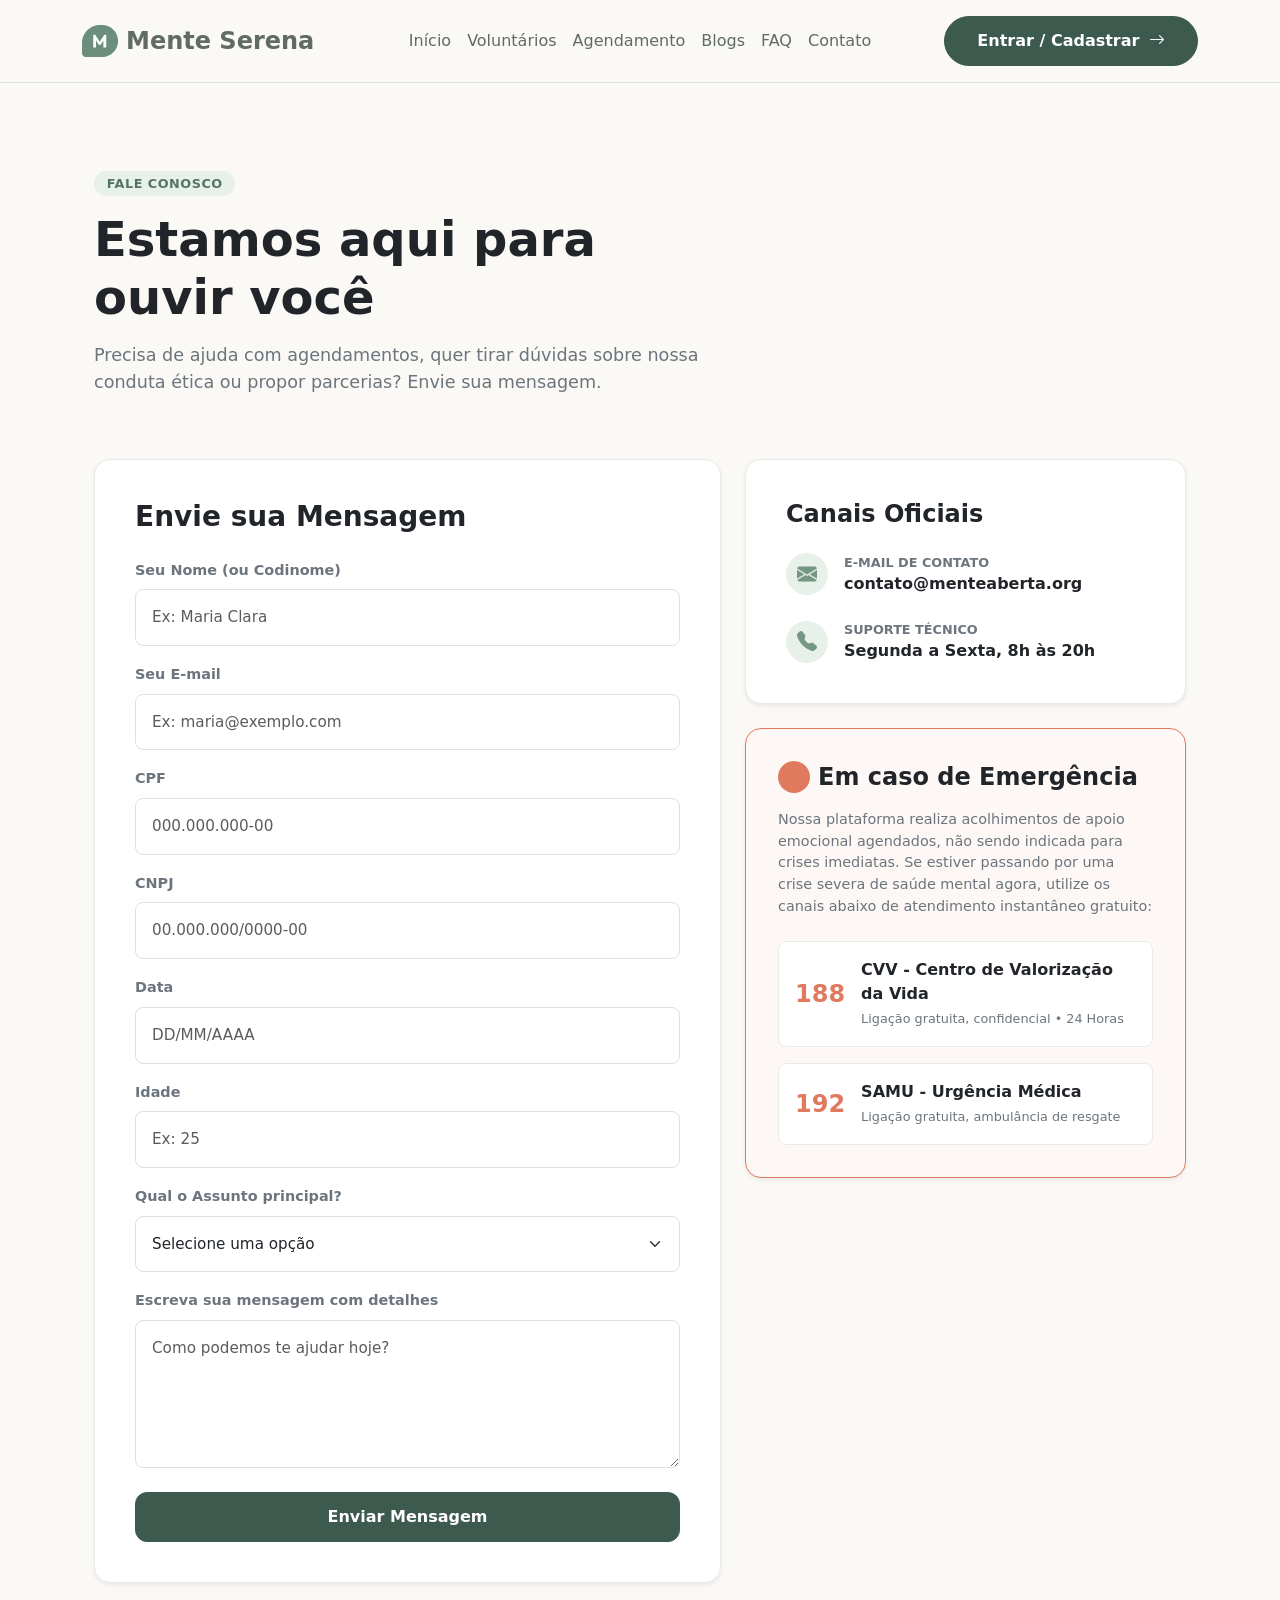
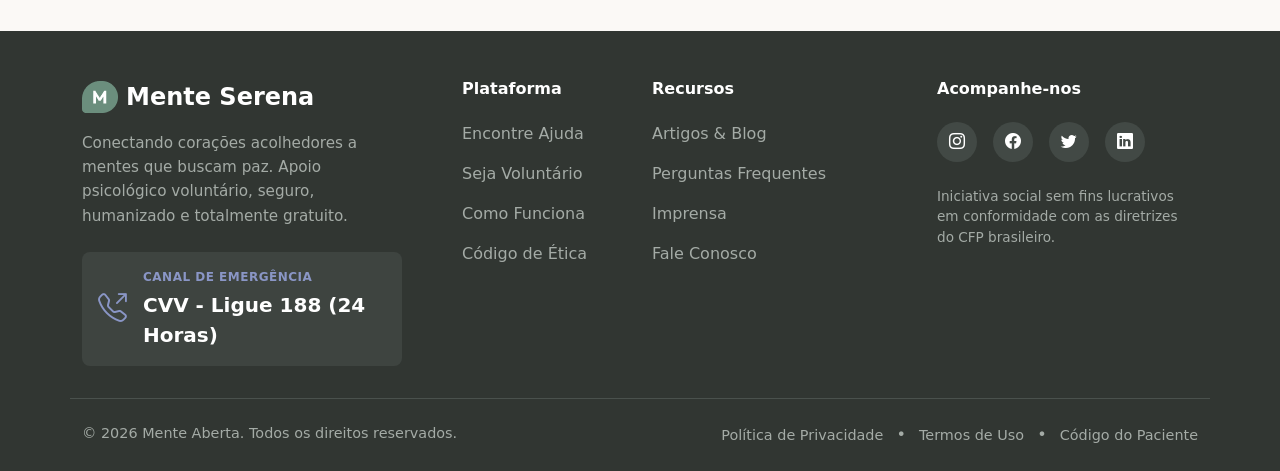
<file: pages/PaginaContatoSuporte.html>
<!DOCTYPE html>
<html lang="en">

<head>
     <meta charset="UTF-8">
     <meta name="viewport" content="width=device-width, initial-scale=1.0">
     <title>Página de Contato / Suporte</title>
     <link href="https://cdn.jsdelivr.net/npm/bootstrap-icons/font/bootstrap-icons.css" rel="stylesheet">
     <link href="https://cdn.jsdelivr.net/npm/bootstrap@5.3.8/dist/css/bootstrap.min.css" rel="stylesheet"
          integrity="sha384-sRIl4kxILFvY47J16cr9ZwB07vP4J8+LH7qKQnuqkuIAvNWLzeN8tE5YBujZqJLB" crossorigin="anonymous">
     <link rel="stylesheet" href="../css/main.css">
     <link rel="stylesheet" href="../css/login.css">
     <link rel="stylesheet" href="../css/contato.css">
</head>

<body>
     <header class="border-bottom mb-4 py-3">
          <div class="container">
               <nav class="d-flex flex-wrap align-items-center justify-content-center justify-content-md-between">

                    <div class="col-md-3 mb-2 mb-md-0 d-flex">
                         <a class="d-inline-flex align-items-center link-body-emphasis text-decoration-none h4 mb-0"
                              style="transition: 0.3s;" href="../index.html">
                              <img src="../img/logo-badge.png" alt="Logo" width="36" height="32" class="me-2">
                              <span class="fw-semibold">Mente Serena</span>
                         </a>
                    </div>

                    <ul class="nav col-12 col-md-auto mb-2 justify-content-center mb-md-0">
                         <li><a href="../index.html" class="nav-link px-2 link-body-emphasis">Início</a></li>
                         <li><a href="PaginaPerfilVoluntarios.html"
                                   class="nav-link px-2 link-body-emphasis">Voluntários</a></li>
                         <li><a href="PaginaAgendamento.html" class="nav-link px-2 link-body-emphasis">Agendamento</a>
                         </li>
                         <li><a href="PaginaBlogs.html" class="nav-link px-2 link-body-emphasis">Blogs</a></li>
                         <li><a href="PaginaFAQ.html" class="nav-link px-2 link-body-emphasis">FAQ</a></li>
                         <li><a href="PaginaContatoSuporte.html" class="nav-link px-2 link-body-emphasis">Contato</a>
                         </li>
                    </ul>

                    <div class="col-md-3 text-md-end text-center mt-3 mt-md-0">
                         <a href="PaginaCadastro.html" class="btn btn-success fw-semibold">Entrar / Cadastrar
                              <span class="ms-1">
                                   <i class="bi bi-arrow-right"></i>
                              </span>
                         </a>
                    </div>

               </nav>
          </div>
     </header>

     <main>
          <section class="hero-section">
               <div class="container px-4">
                    <div class="col-lg-7">
                         <div class="mb-3">
                              <span class="tag-fale-conosco fw-bold">FALE CONOSCO</span>
                         </div>
                         <h1 class="display-5 fw-bold text-dark mb-3">Estamos aqui para ouvir você</h1>
                         <p class="lead text-secondary mb-0" style="font-size: 1.1rem;">
                              Precisa de ajuda com agendamentos, quer tirar dúvidas sobre nossa
                              conduta ética ou propor parcerias? Envie sua mensagem.
                         </p>
                    </div>
               </div>
          </section>

          <section class="container px-4 pb-5">
               <div class="row g-4">

                    <div class="col-lg-7">
                         <div class="content-box shadow-sm">
                              <h3 class="fw-bold mb-4">Envie sua Mensagem</h3>
                              <form id="contatoForm" novalidate>
                                   <div class="mb-3">
                                        <label for="nome" class="form-label text-secondary fw-semibold"
                                             style="font-size: 0.9rem;">Seu Nome (ou Codinome)</label>
                                        <input type="text" class="form-control form-control-custom" id="nome"
                                             placeholder="Ex: Maria Clara" maxlength="100" required>
                                   </div>
                                   <div class="mb-3">
                                        <label for="email" class="form-label text-secondary fw-semibold"
                                             style="font-size: 0.9rem;">Seu E-mail</label>
                                        <input type="email" class="form-control form-control-custom" id="email"
                                             placeholder="Ex: maria@exemplo.com" maxlength="100" required>
                                   </div>
                                   <div class="mb-3">
                                        <label for="cpf" class="form-label text-secondary fw-semibold"
                                             style="font-size: 0.9rem;">CPF</label>
                                        <input type="text" class="form-control form-control-custom" id="cpf"
                                             placeholder="000.000.000-00" maxlength="14" required>
                                   </div>
                                   <div class="mb-3">
                                        <label for="cnpj" class="form-label text-secondary fw-semibold"
                                             style="font-size: 0.9rem;">CNPJ</label>
                                        <input type="text" class="form-control form-control-custom" id="cnpj"
                                             placeholder="00.000.000/0000-00" maxlength="18" required>
                                   </div>
                                   <div class="mb-3">
                                        <label for="data" class="form-label text-secondary fw-semibold"
                                             style="font-size: 0.9rem;">Data</label>
                                        <input type="text" class="form-control form-control-custom" id="data"
                                             placeholder="DD/MM/AAAA" maxlength="10" inputmode="numeric" required>
                                   </div>
                                   <div class="mb-3">
                                        <label for="idade" class="form-label text-secondary fw-semibold"
                                             style="font-size: 0.9rem;">Idade</label>
                                        <input type="number" class="form-control form-control-custom" id="idade"
                                             placeholder="Ex: 25" min="1" required>
                                   </div>
                                   <div class="mb-3">
                                        <label for="subject" class="form-label text-secondary fw-semibold"
                                             style="font-size: 0.9rem;">Qual o Assunto principal?</label>
                                        <select class="form-select form-control-custom" id="subject" required>
                                             <option value="" disabled selected>Selecione uma opção</option>
                                             <option value="dúvida">Dúvida sobre agendamento</option>
                                             <option value="elogio">Elogio</option>
                                             <option value="reclamação">Reclamação</option>
                                        </select>
                                   </div>
                                   <div class="mb-4">
                                        <label for="mensagem" class="form-label text-secondary fw-semibold"
                                             style="font-size: 0.9rem;">Escreva sua mensagem com detalhes</label>
                                        <textarea class="form-control form-control-custom" id="mensagem" rows="5"
                                             placeholder="Como podemos te ajudar hoje?" maxlength="500" required></textarea>
                                   </div>
                                   <button type="submit" class="btn btn-primary-custom w-100 fw-semibold">
                                        Enviar Mensagem
                                   </button>
                              </form>
                         </div>
                    </div>

                    <div class="col-lg-5">

                         <div class="content-box shadow-sm mb-4">
                              <h4 class="fw-bold mb-4">Canais Oficiais</h4>
                              <div class="d-flex align-items-center mb-4">
                                   <div class="icon-circle me-3">
                                        <i class="bi bi-envelope-fill fs-5"></i>
                                   </div>
                                   <div>
                                        <span class="text-secondary d-block"
                                             style="font-size: 0.8rem; font-weight: 600;">E-MAIL DE CONTATO</span>
                                        <strong class="text-dark">contato@menteaberta.org</strong>
                                   </div>
                              </div>
                              <div class="d-flex align-items-center">
                                   <div class="icon-circle me-3">
                                        <i class="bi bi-telephone-fill fs-5"></i>
                                   </div>
                                   <div>
                                        <span class="text-secondary d-block"
                                             style="font-size: 0.8rem; font-weight: 600;">SUPORTE TÉCNICO</span>
                                        <strong class="text-dark">Segunda a Sexta, 8h às 20h</strong>
                                   </div>
                              </div>
                         </div>

                         <div class="emergency-box shadow-sm">
                              <div class="d-flex align-items-center mb-3">
                                   <span class="emergency-icon-circle me-2"></span>
                                   <h4 class="fw-bold mb-0">Em caso de Emergência</h4>
                              </div>
                              <p class="text-secondary mb-4" style="font-size: 0.9rem;">
                                   Nossa plataforma realiza acolhimentos de apoio emocional agendados, não sendo
                                   indicada para crises imediatas. Se estiver passando por uma crise severa de saúde
                                   mental agora, utilize os canais abaixo de atendimento instantâneo gratuito:
                              </p>

                              <div class="d-flex align-items-center emergency-card-telephone p-3 mb-3">
                                   <span class="emergency-number me-3">188</span>
                                   <div>
                                        <strong class="text-dark d-block">CVV - Centro de Valorização da Vida</strong>
                                        <span class="text-secondary" style="font-size: 0.8rem;">Ligação gratuita,
                                             confidencial • 24 Horas</span>
                                   </div>
                              </div>

                              <div class="d-flex align-items-center emergency-card-telephone p-3">
                                   <span class="emergency-number me-3">192</span>
                                   <div>
                                        <strong class="text-dark d-block">SAMU - Urgência Médica</strong>
                                        <span class="text-secondary" style="font-size: 0.8rem;">Ligação gratuita,
                                             ambulância de resgate</span>
                                   </div>
                              </div>
                         </div>

                    </div>
               </div>
          </section>
          </main>

          <footer class="bg-footer-custom pt-5 pb-4">
               <div class="container">
                    <div class="row">
                         <div class="col-lg-4 col-md-12 mb-4 pe-lg-5">
                              <a class="d-inline-flex align-items-center text-white text-decoration-none mb-3" href="#">
                                   <img src="../img/logo-badge.png" alt="Logo" width="36" height="32" class="me-2">
                                   <span class="fs-4 fw-bold">Mente Serena</span>
                              </a>
                              <p class="text-muted-custom mb-4" style="font-size: 0.95rem; line-height: 1.6;">
                                   Conectando corações acolhedores a mentes que buscam paz. Apoio psicológico
                                   voluntário,
                                   seguro,
                                   humanizado e totalmente gratuito.
                              </p>

                              <div class="emergency-card d-flex align-items-center p-3">
                                   <i class="bi bi-telephone-outbound emergency-icon me-3"></i>
                                   <div>
                                        <div class="emergency-title text-uppercase fw-semibold mb-1">Canal de Emergência
                                        </div>
                                        <div class="fw-bold fs-5 text-white">CVV - Ligue 188 (24 Horas)</div>
                                   </div>
                              </div>
                         </div>

                         <div class="col-lg-2 col-md-4 mb-4">
                              <h6 class="fw-bold mb-4">Plataforma</h6>
                              <ul class="list-unstyled">
                                   <li class="mb-3"><a href="#" class="footer-link">Encontre Ajuda</a></li>
                                   <li class="mb-3"><a href="#" class="footer-link">Seja Voluntário</a></li>
                                   <li class="mb-3"><a href="#" class="footer-link">Como Funciona</a></li>
                                   <li class="mb-3"><a href="#" class="footer-link">Código de Ética</a></li>
                              </ul>
                         </div>

                         <div class="col-lg-3 col-md-4 mb-4">
                              <h6 class="fw-bold mb-4">Recursos</h6>
                              <ul class="list-unstyled">
                                   <li class="mb-3"><a href="#" class="footer-link">Artigos & Blog</a></li>
                                   <li class="mb-3"><a href="#" class="footer-link">Perguntas Frequentes</a></li>
                                   <li class="mb-3"><a href="#" class="footer-link">Imprensa</a></li>
                                   <li class="mb-3"><a href="#" class="footer-link">Fale Conosco</a></li>
                              </ul>
                         </div>

                         <div class="col-lg-3 col-md-4 mb-4">
                              <h6 class="fw-bold mb-4">Acompanhe-nos</h6>
                              <div class="d-flex mb-4">
                                   <a href="#" class="social-btn rounded-circle me-3"><i
                                             class="bi bi-instagram"></i></a>
                                   <a href="#" class="social-btn rounded-circle me-3"><i class="bi bi-facebook"></i></a>
                                   <a href="#" class="social-btn rounded-circle me-3"><i class="bi bi-twitter"></i></a>
                                   <a href="#" class="social-btn rounded-circle"><i class="bi bi-linkedin"></i></a>
                              </div>
                              <p class="text-muted-custom" style="font-size: 0.85rem; line-height: 1.5;">
                                   Iniciativa social sem fins lucrativos em conformidade com as diretrizes do CFP
                                   brasileiro.
                              </p>
                         </div>
                    </div>

                    <div class="row border-top border-secondary pt-4 mt-2" style="border-color: #4a514d !important;">
                         <div class="col-md-6 text-center text-md-start mb-3 mb-md-0">
                              <p class="text-muted-custom mb-0" style="font-size: 0.9rem;">
                                   © 2026 Mente Aberta. Todos os direitos reservados.
                              </p>
                         </div>
                         <div class="col-md-6 text-center text-md-end">
                              <a href="#" class="footer-link" style="font-size: 0.9rem;">Política de Privacidade</a>
                              <span class="text-muted-custom mx-2">•</span>
                              <a href="#" class="footer-link" style="font-size: 0.9rem;">Termos de Uso</a>
                              <span class="text-muted-custom mx-2">•</span>
                              <a href="#" class="footer-link" style="font-size: 0.9rem;">Código do Paciente</a>
                         </div>
                    </div>
               </div>
          </footer>
          <script src="https://cdn.jsdelivr.net/npm/bootstrap@5.3.8/dist/js/bootstrap.bundle.min.js"
               integrity="sha384-FKyoEForCGlyvwx9Hj09JcYn3nv7wiPVlz7YYwJrWVcXK/BmnVDxM+D2scQbITxI"
               crossorigin="anonymous"></script>
          <script src="../js/validaçõesMascaras.js"></script>
</body>

</html>
</file>
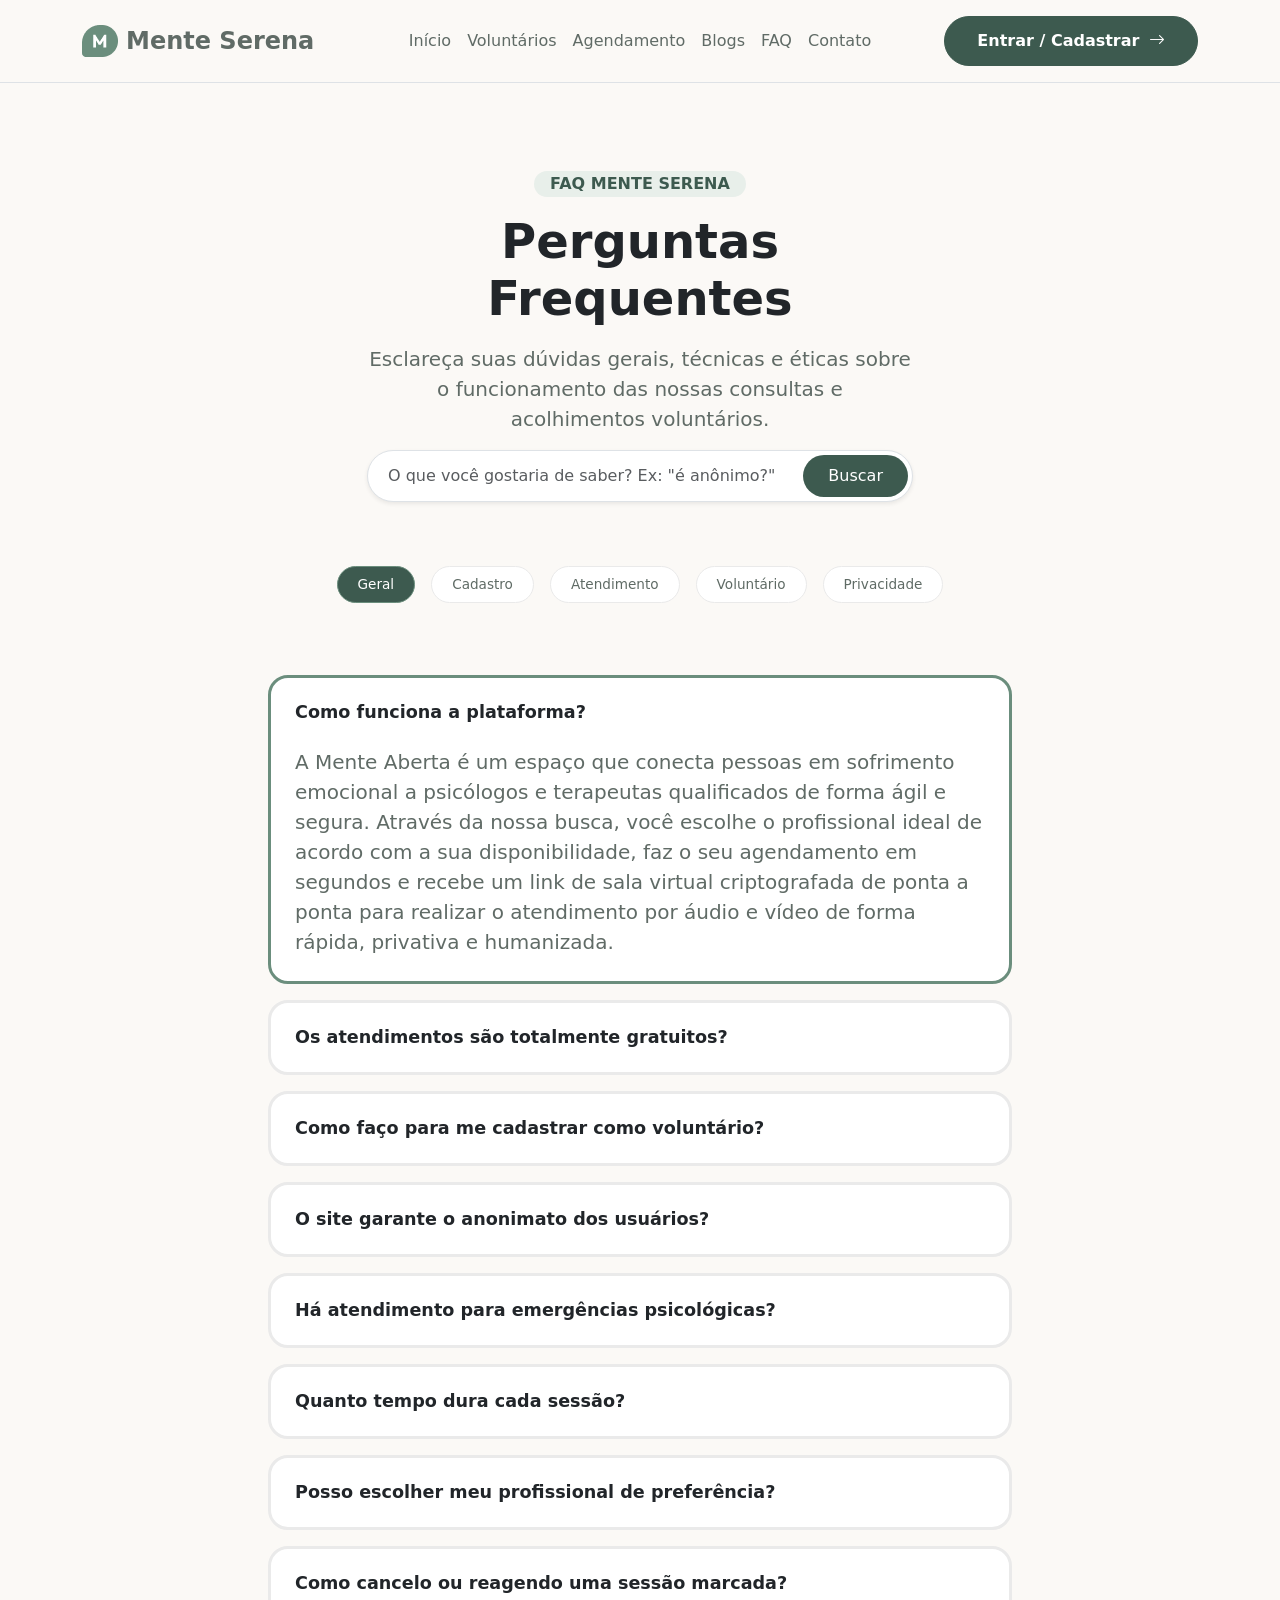
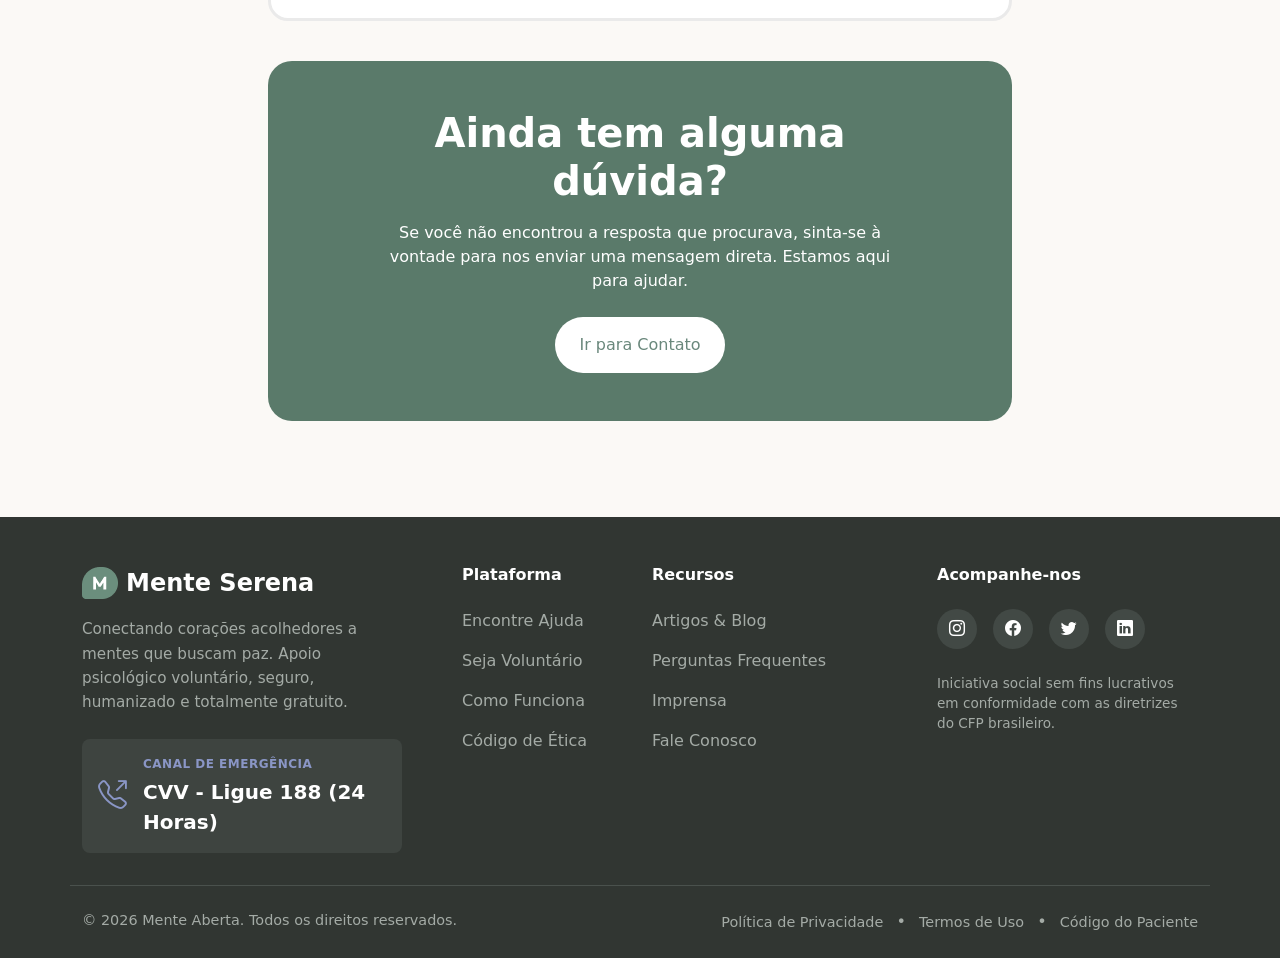
<file: pages/PaginaFAQ.html>
<!DOCTYPE html>
<html lang="en">

<head>
     <meta charset="UTF-8">
     <meta name="viewport" content="width=device-width, initial-scale=1.0">
     <title>Página de FAQ</title>
     <link href="https://cdn.jsdelivr.net/npm/bootstrap-icons/font/bootstrap-icons.css" rel="stylesheet">
     <link href="https://cdn.jsdelivr.net/npm/bootstrap@5.3.8/dist/css/bootstrap.min.css" rel="stylesheet"
          integrity="sha384-sRIl4kxILFvY47J16cr9ZwB07vP4J8+LH7qKQnuqkuIAvNWLzeN8tE5YBujZqJLB" crossorigin="anonymous">
     <link rel="stylesheet" href="../css/main.css">
     <link rel="stylesheet" href="../css/login.css">
     <link rel="stylesheet" href="../css/faq.css">
</head>

<body>
     <header class="border-bottom mb-4 py-3">
          <div class="container">
               <nav class="d-flex flex-wrap align-items-center justify-content-center justify-content-md-between">

                    <div class="col-md-3 mb-2 mb-md-0 d-flex">
                         <a class="d-inline-flex align-items-center link-body-emphasis text-decoration-none h4 mb-0"
                              style="transition: 0.3s;" href="../index.html">
                              <img src="../img/logo-badge.png" alt="Logo" width="36" height="32" class="me-2">
                              <span class="fw-semibold">Mente Serena</span>
                         </a>
                    </div>

                    <ul class="nav col-12 col-md-auto mb-2 justify-content-center mb-md-0">
                         <li><a href="../index.html" class="nav-link px-2 link-body-emphasis">Início</a></li>
                         <li><a href="PaginaPerfilVoluntarios.html"
                                   class="nav-link px-2 link-body-emphasis">Voluntários</a></li>
                         <li><a href="PaginaAgendamento.html" class="nav-link px-2 link-body-emphasis">Agendamento</a>
                         </li>
                         <li><a href="PaginaBlogs.html" class="nav-link px-2 link-body-emphasis">Blogs</a></li>
                         <li><a href="PaginaFAQ.html" class="nav-link px-2 link-body-emphasis">FAQ</a></li>
                         <li><a href="PaginaContatoSuporte.html" class="nav-link px-2 link-body-emphasis">Contato</a>
                         </li>
                    </ul>

                    <div class="col-md-3 text-md-end text-center mt-3 mt-md-0">
                         <a href="PaginaCadastro.html" class="btn btn-success fw-semibold">Entrar / Cadastrar
                              <span class="ms-1">
                                   <i class="bi bi-arrow-right"></i>
                              </span>
                         </a>
                    </div>

               </nav>
          </div>
     </header>

     <main>
          <section class="hero-section">
               <div class="container px-4 text-center d-flex justify-content-center align-items-center">
                    <div class="col-lg-6">
                         <div class="d-inline-flex align-items-center mb-3 card-lt-hero">
                              <span class="fw-semibold mb-0">FAQ MENTE SERENA</span>
                         </div>
                         <h1 class="display-5 fw-bold text-dark mb-3">Perguntas Frequentes</h1>
                         <p class="lead text-p">Esclareça suas dúvidas gerais, técnicas e éticas sobre o funcionamento
                              das nossas consultas e acolhimentos voluntários.</p>
                         <div class="input-group p-1 border rounded-pill bg-white shadow-sm">
                              <input type="text" class="form-control border-0 bg-transparent ps-3 my-auto"
                                   placeholder="O que você gostaria de saber? Ex: &quot;é anônimo?&quot;"
                                   aria-label="Buscar">
                              <button class="btn btn-search rounded-pill px-4 py-2" type="button">Buscar</button>
                         </div>
                    </div>
               </div>
          </section>

          <section class="">
               <div class="container text-center justify-content-center align-items-center">
                    <div class="d-inline-flex flex-wrap gap-3 mb-4">
                         <button class="btn btn-category-active">Geral</button>
                         <button class="btn btn-category-inactive">Cadastro</button>
                         <button class="btn btn-category-inactive">Atendimento</button>
                         <button class="btn btn-category-inactive">Voluntário</button>
                         <button class="btn btn-category-inactive">Privacidade</button>
                    </div>
               </div>
          </section>

          <section class="pt-5">
               <div class="container px-4">
                    <div class="row justify-content-center">

                         <div class="accordion col-lg-8 mb-4 p-0" id="faqAccordion">

                              <!-- PERGUNTA 1 -->
                              <div class="accordion-item mb-3 card-faq">
                                   <h2 class="accordion-header" id="headingOne">
                                        <button class="accordion-button btn-faq" type="button" data-bs-toggle="collapse"
                                             data-bs-target="#collapseOne" aria-expanded="true"
                                             aria-controls="collapseOne">
                                             <span class="fw-bold">Como funciona a plataforma?</span>
                                        </button>
                                   </h2>
                                   <div id="collapseOne" class="accordion-collapse collapse show"
                                        aria-labelledby="headingOne" data-bs-parent="#faqAccordion">
                                        <div class="accordion-body">
                                             <span class="lead text-p">
                                                  A Mente Aberta é um espaço que conecta pessoas em sofrimento emocional
                                                  a psicólogos e terapeutas qualificados de forma ágil e segura. Através
                                                  da nossa busca, você escolhe o profissional ideal de acordo com a sua
                                                  disponibilidade, faz o seu agendamento em segundos e recebe um link de
                                                  sala virtual criptografada de ponta a ponta para realizar o
                                                  atendimento por áudio e vídeo de forma rápida, privativa e humanizada.
                                             </span>
                                        </div>
                                   </div>
                              </div>

                              <!-- PERGUNTA 2 -->
                              <div class="accordion-item mb-3 card-faq">
                                   <h2 class="accordion-header" id="headingTwo">
                                        <button class="accordion-button collapsed rounded" type="button"
                                             data-bs-toggle="collapse" data-bs-target="#collapseTwo"
                                             aria-expanded="false" aria-controls="collapseTwo">
                                             <span class="fw-bold">Os atendimentos são totalmente gratuitos?</span>
                                        </button>
                                   </h2>
                                   <div id="collapseTwo" class="accordion-collapse collapse"
                                        aria-labelledby="headingTwo" data-bs-parent="#faqAccordion">
                                        <div class="accordion-body">
                                             <span class="lead text-p">
                                                  Sim! Todos os atendimentos realizados através da plataforma são 100%
                                                  gratuitos, oferecidos por uma rede de profissionais voluntários
                                                  dedicados à saúde mental.
                                             </span>
                                        </div>
                                   </div>
                              </div>

                              <!-- PERGUNTA 3 -->
                              <div class="accordion-item mb-3 card-faq">
                                   <h2 class="accordion-header" id="headingThree">
                                        <button class="accordion-button collapsed rounded" type="button"
                                             data-bs-toggle="collapse" data-bs-target="#collapseThree"
                                             aria-expanded="false" aria-controls="collapseThree">
                                             <span class="fw-bold">Como faço para me cadastrar como voluntário?</span>
                                        </button>
                                   </h2>
                                   <div id="collapseThree" class="accordion-collapse collapse"
                                        aria-labelledby="headingThree" data-bs-parent="#faqAccordion">
                                        <div class="accordion-body">
                                             <span class="lead text-p">
                                                  Basta acessar a área "Seja um Voluntário" no menu principal, preencher
                                                  o formulário com seus dados básicos e enviar seu registro profissional
                                                  (como o CRP) para a nossa equipe validar.
                                             </span>
                                        </div>
                                   </div>
                              </div>

                              <!-- PERGUNTA 4 -->
                              <div class="accordion-item mb-3 card-faq">
                                   <h2 class="accordion-header" id="headingFour">
                                        <button class="accordion-button collapsed rounded" type="button"
                                             data-bs-toggle="collapse" data-bs-target="#collapseFour"
                                             aria-expanded="false" aria-controls="collapseFour">
                                             <span class="fw-bold">O site garante o anonimato dos usuários?</span>
                                        </button>
                                   </h2>
                                   <div id="collapseFour" class="accordion-collapse collapse"
                                        aria-labelledby="headingFour" data-bs-parent="#faqAccordion">
                                        <div class="accordion-body">
                                             <span class="lead text-p">
                                                  Sim. Levamos sua privacidade a sério. Solicitamos apenas as
                                                  informações mínimas necessárias para o agendamento, e todas as
                                                  consultas ocorrem em salas virtuais com criptografia de ponta a ponta.
                                             </span>
                                        </div>
                                   </div>
                              </div>

                              <!-- PERGUNTA 5 -->
                              <div class="accordion-item mb-3 card-faq">
                                   <h2 class="accordion-header" id="headingFive">
                                        <button class="accordion-button collapsed rounded" type="button"
                                             data-bs-toggle="collapse" data-bs-target="#collapseFive"
                                             aria-expanded="false" aria-controls="collapseFive">
                                             <span class="fw-bold">Há atendimento para emergências psicológicas?</span>
                                        </button>
                                   </h2>
                                   <div id="collapseFive" class="accordion-collapse collapse"
                                        aria-labelledby="headingFive" data-bs-parent="#faqAccordion">
                                        <div class="accordion-body">
                                             <span class="lead text-p">
                                                  Não. A plataforma é focada em acolhimento e terapia breve. Em casos de
                                                  crise aguda ou emergências de saúde, recomendamos entrar em contato
                                                  imediatamente com o CVV (ligue 188) ou procurar o pronto-socorro mais
                                                  próximo.
                                             </span>
                                        </div>
                                   </div>
                              </div>

                              <!-- PERGUNTA 6 -->
                              <div class="accordion-item mb-3 card-faq">
                                   <h2 class="accordion-header" id="headingSix">
                                        <button class="accordion-button collapsed rounded" type="button"
                                             data-bs-toggle="collapse" data-bs-target="#collapseSix"
                                             aria-expanded="false" aria-controls="collapseSix">
                                             <span class="fw-bold">Quanto tempo dura cada sessão?</span>
                                        </button>
                                   </h2>
                                   <div id="collapseSix" class="accordion-collapse collapse"
                                        aria-labelledby="headingSix" data-bs-parent="#faqAccordion">
                                        <div class="accordion-body">
                                             <span class="lead text-p">
                                                  Os atendimentos têm uma duração média padronizada de 40 a 50 minutos,
                                                  tempo suficiente para um acolhimento eficaz e humanizado.
                                             </span>
                                        </div>
                                   </div>
                              </div>

                              <!-- PERGUNTA 7 -->
                              <div class="accordion-item mb-3 card-faq">
                                   <h2 class="accordion-header" id="headingSeven">
                                        <button class="accordion-button collapsed rounded" type="button"
                                             data-bs-toggle="collapse" data-bs-target="#collapseSeven"
                                             aria-expanded="false" aria-controls="collapseSeven">
                                             <span class="fw-bold">Posso escolher meu profissional de
                                                  preferência?</span>
                                        </button>
                                   </h2>
                                   <div id="collapseSeven" class="accordion-collapse collapse"
                                        aria-labelledby="headingSeven" data-bs-parent="#faqAccordion">
                                        <div class="accordion-body">
                                             <span class="lead text-p">
                                                  Sim. Em nossa página de busca, você pode visualizar o perfil, a
                                                  especialidade e a agenda de cada terapeuta, escolhendo aquele com o
                                                  qual você mais se identifica.
                                             </span>
                                        </div>
                                   </div>
                              </div>

                              <!-- PERGUNTA 8 -->
                              <div class="accordion-item mb-3 card-faq">
                                   <h2 class="accordion-header" id="headingEight">
                                        <button class="accordion-button collapsed rounded" type="button"
                                             data-bs-toggle="collapse" data-bs-target="#collapseEight"
                                             aria-expanded="false" aria-controls="collapseEight">
                                             <span class="fw-bold">Como cancelo ou reagendo uma sessão marcada?</span>
                                        </button>
                                   </h2>
                                   <div id="collapseEight" class="accordion-collapse collapse"
                                        aria-labelledby="headingEight" data-bs-parent="#faqAccordion">
                                        <div class="accordion-body">
                                             <span class="lead text-p">
                                                  Acesse sua área pessoal no site, vá até "Meus Agendamentos" e
                                                  selecione a opção desejada. Pedimos apenas que faça isso com, no
                                                  mínimo, 24 horas de antecedência para liberar a vaga a outra pessoa.
                                             </span>
                                        </div>
                                   </div>
                              </div>

                         </div>
                    </div>
               </div>
          </section>

          <section class="mb-5 pb-5 bg-contact">
               <div class="container px-4">
                    <div class="row justify-content-center">
                         <div class="col-12 col-lg-8 card-contact text-center p-4 p-md-5">
                              <div class="row justify-content-center">
                                   <div class="col-12 col-lg-10">
                                        <h1 class="fw-bold text-white mb-3">Ainda tem alguma dúvida?</h1>

                                        <p class="text-white mb-4 opacity-90">
                                             Se você não encontrou a resposta que procurava, sinta-se à vontade para nos
                                             enviar uma mensagem direta. Estamos aqui para ajudar.
                                        </p>

                                        <a href="PaginaContatoSuporte.html"
                                             class="btn btn-contact rounded-pill p-3 px-4">
                                             Ir para Contato
                                        </a>
                                   </div>
                              </div>
                         </div>
                    </div>
               </div>
          </section>
     </main>

     <footer class="bg-footer-custom pt-5 pb-4">
          <div class="container">
               <div class="row">
                    <div class="col-lg-4 col-md-12 mb-4 pe-lg-5">
                         <a class="d-inline-flex align-items-center text-white text-decoration-none mb-3" href="#">
                              <img src="../img/logo-badge.png" alt="Logo" width="36" height="32" class="me-2">
                              <span class="fs-4 fw-bold">Mente Serena</span>
                         </a>
                         <p class="text-muted-custom mb-4" style="font-size: 0.95rem; line-height: 1.6;">
                              Conectando corações acolhedores a mentes que buscam paz. Apoio psicológico voluntário,
                              seguro,
                              humanizado e totalmente gratuito.
                         </p>

                         <div class="emergency-card d-flex align-items-center p-3">
                              <i class="bi bi-telephone-outbound emergency-icon me-3"></i>
                              <div>
                                   <div class="emergency-title text-uppercase fw-semibold mb-1">Canal de Emergência
                                   </div>
                                   <div class="fw-bold fs-5 text-white">CVV - Ligue 188 (24 Horas)</div>
                              </div>
                         </div>
                    </div>

                    <div class="col-lg-2 col-md-4 mb-4">
                         <h6 class="fw-bold mb-4">Plataforma</h6>
                         <ul class="list-unstyled">
                              <li class="mb-3"><a href="#" class="footer-link">Encontre Ajuda</a></li>
                              <li class="mb-3"><a href="#" class="footer-link">Seja Voluntário</a></li>
                              <li class="mb-3"><a href="#" class="footer-link">Como Funciona</a></li>
                              <li class="mb-3"><a href="#" class="footer-link">Código de Ética</a></li>
                         </ul>
                    </div>

                    <div class="col-lg-3 col-md-4 mb-4">
                         <h6 class="fw-bold mb-4">Recursos</h6>
                         <ul class="list-unstyled">
                              <li class="mb-3"><a href="#" class="footer-link">Artigos & Blog</a></li>
                              <li class="mb-3"><a href="#" class="footer-link">Perguntas Frequentes</a></li>
                              <li class="mb-3"><a href="#" class="footer-link">Imprensa</a></li>
                              <li class="mb-3"><a href="#" class="footer-link">Fale Conosco</a></li>
                         </ul>
                    </div>

                    <div class="col-lg-3 col-md-4 mb-4">
                         <h6 class="fw-bold mb-4">Acompanhe-nos</h6>
                         <div class="d-flex mb-4">
                              <a href="#" class="social-btn rounded-circle me-3"><i class="bi bi-instagram"></i></a>
                              <a href="#" class="social-btn rounded-circle me-3"><i class="bi bi-facebook"></i></a>
                              <a href="#" class="social-btn rounded-circle me-3"><i class="bi bi-twitter"></i></a>
                              <a href="#" class="social-btn rounded-circle"><i class="bi bi-linkedin"></i></a>
                         </div>
                         <p class="text-muted-custom" style="font-size: 0.85rem; line-height: 1.5;">
                              Iniciativa social sem fins lucrativos em conformidade com as diretrizes do CFP brasileiro.
                         </p>
                    </div>
               </div>

               <div class="row border-top border-secondary pt-4 mt-2" style="border-color: #4a514d !important;">
                    <div class="col-md-6 text-center text-md-start mb-3 mb-md-0">
                         <p class="text-muted-custom mb-0" style="font-size: 0.9rem;">
                              © 2026 Mente Aberta. Todos os direitos reservados.
                         </p>
                    </div>
                    <div class="col-md-6 text-center text-md-end">
                         <a href="#" class="footer-link" style="font-size: 0.9rem;">Política de Privacidade</a>
                         <span class="text-muted-custom mx-2">•</span>
                         <a href="#" class="footer-link" style="font-size: 0.9rem;">Termos de Uso</a>
                         <span class="text-muted-custom mx-2">•</span>
                         <a href="#" class="footer-link" style="font-size: 0.9rem;">Código do Paciente</a>
                    </div>
               </div>
          </div>
     </footer>
     <script src="https://cdn.jsdelivr.net/npm/bootstrap@5.3.8/dist/js/bootstrap.bundle.min.js"
          integrity="sha384-FKyoEForCGlyvwx9Hj09JcYn3nv7wiPVlz7YYwJrWVcXK/BmnVDxM+D2scQbITxI"
          crossorigin="anonymous"></script>
</body>

</html>
</file>
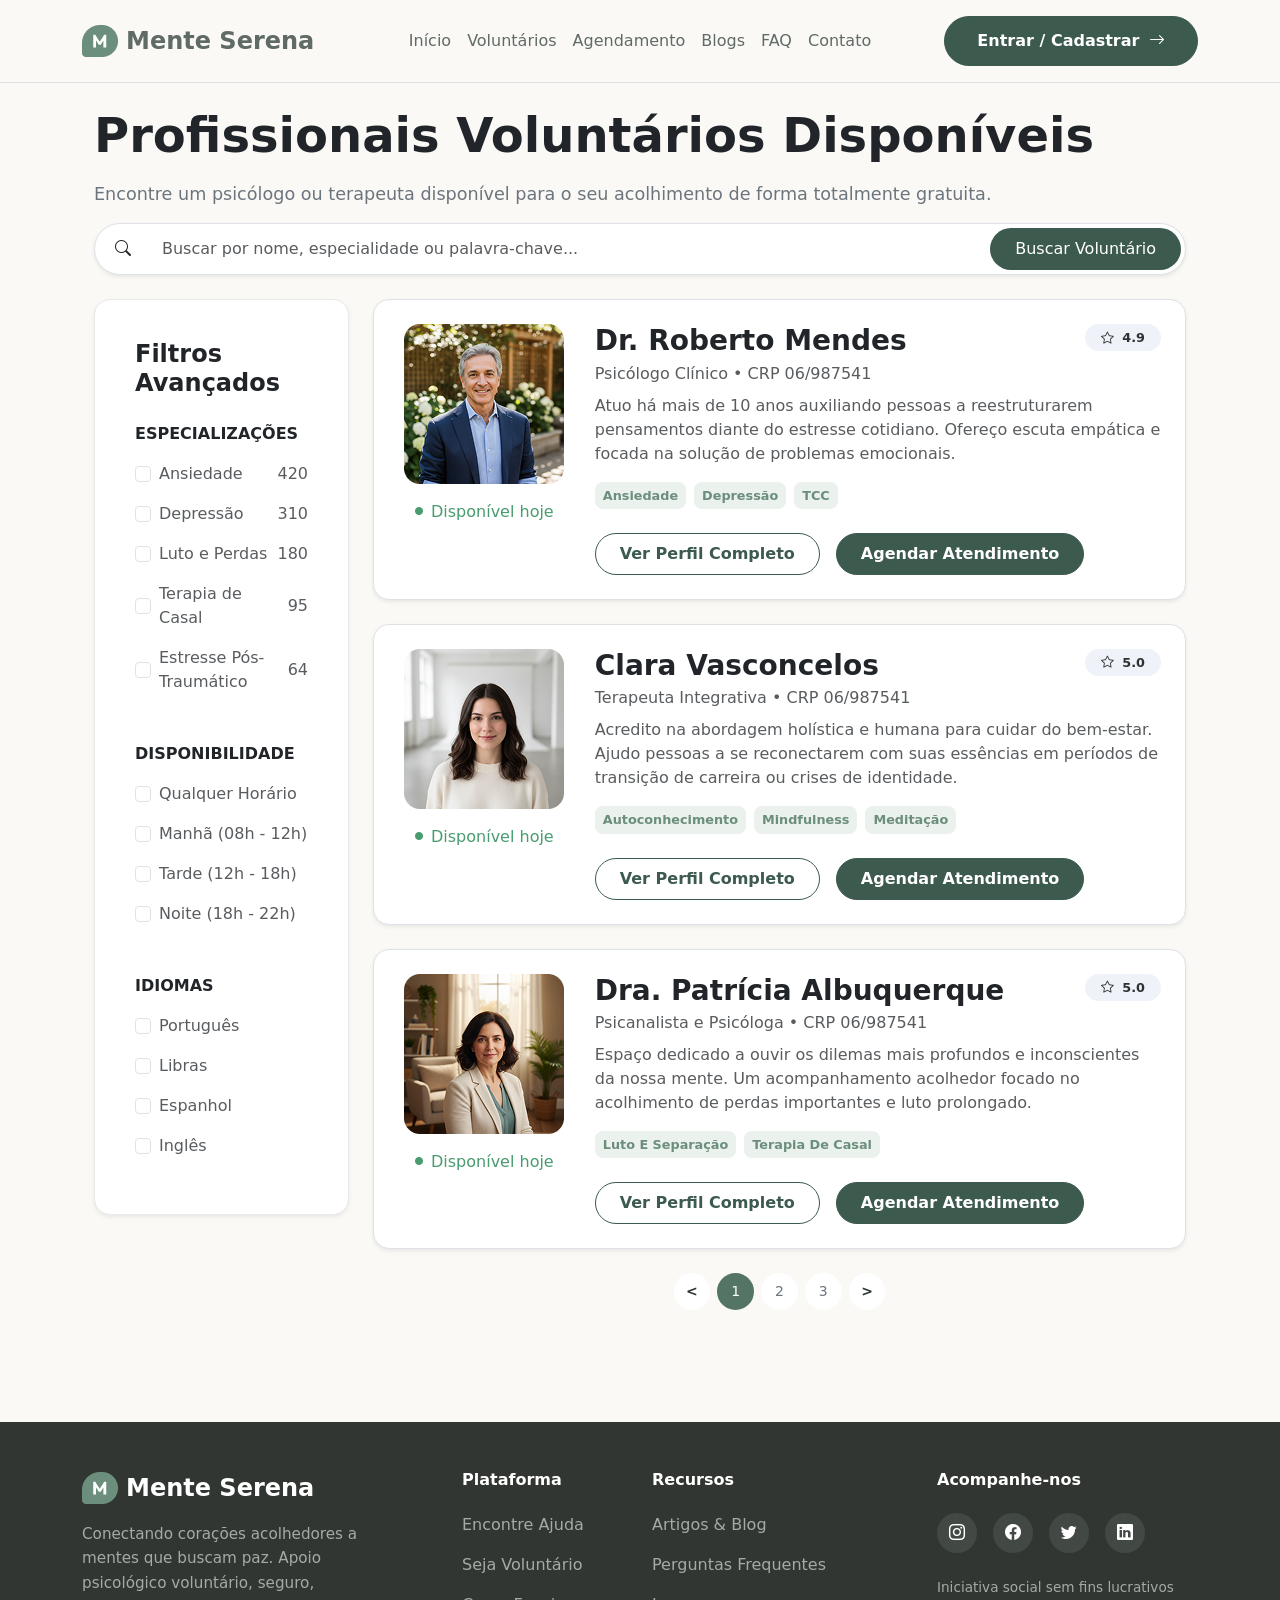
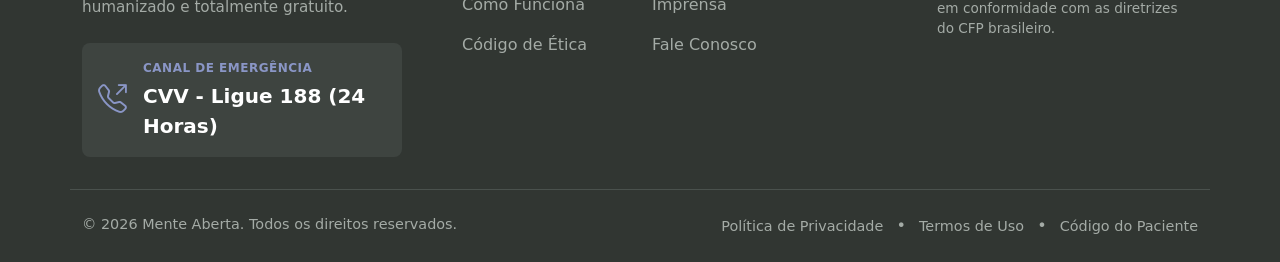
<file: pages/PaginaPerfilVoluntarios.html>
<!DOCTYPE html>
<html lang="en">

<head>
     <meta charset="UTF-8">
     <meta name="viewport" content="width=device-width, initial-scale=1.0">
     <title>Página de Perfil de Voluntários</title>
     <link href="https://cdn.jsdelivr.net/npm/bootstrap-icons/font/bootstrap-icons.css" rel="stylesheet">
     <link href="https://cdn.jsdelivr.net/npm/bootstrap@5.3.8/dist/css/bootstrap.min.css" rel="stylesheet"
          integrity="sha384-sRIl4kxILFvY47J16cr9ZwB07vP4J8+LH7qKQnuqkuIAvNWLzeN8tE5YBujZqJLB" crossorigin="anonymous">
     <link rel="stylesheet" href="../css/main.css">
     <link rel="stylesheet" href="../css/voluntario.css">
</head>

<body>
     <header class="border-bottom mb-4 py-3">
          <div class="container">
               <nav class="d-flex flex-wrap align-items-center justify-content-center justify-content-md-between">

                    <div class="col-md-3 mb-2 mb-md-0 d-flex">
                         <a class="d-inline-flex align-items-center link-body-emphasis text-decoration-none h4 mb-0"
                              style="transition: 0.3s;" href="../index.html">
                              <img src="../img/logo-badge.png" alt="Logo" width="36" height="32" class="me-2">
                              <span class="fw-semibold">Mente Serena</span>
                         </a>
                    </div>

                    <ul class="nav col-12 col-md-auto mb-2 justify-content-center mb-md-0">
                         <li><a href="../index.html" class="nav-link px-2 link-body-emphasis">Início</a></li>
                         <li><a href="PaginaPerfilVoluntarios.html"
                                   class="nav-link px-2 link-body-emphasis">Voluntários</a></li>
                         <li><a href="PaginaAgendamento.html" class="nav-link px-2 link-body-emphasis">Agendamento</a>
                         </li>
                         <li><a href="PaginaBlogs.html" class="nav-link px-2 link-body-emphasis">Blogs</a></li>
                         <li><a href="PaginaFAQ.html" class="nav-link px-2 link-body-emphasis">FAQ</a></li>
                         <li><a href="PaginaContatoSuporte.html" class="nav-link px-2 link-body-emphasis">Contato</a>
                         </li>
                    </ul>

                    <div class="col-md-3 text-md-end text-center mt-3 mt-md-0">
                         <a href="PaginaCadastro.html" class="btn btn-success fw-semibold">Entrar / Cadastrar
                              <span class="ms-1">
                                   <i class="bi bi-arrow-right"></i>
                              </span>
                         </a>
                    </div>

               </nav>
          </div>
     </header>

     <main>
          <section class="mb-4">
               <div class="container px-4">
                    <h1 class="display-5 fw-bold text-dark mb-3">Profissionais Voluntários Disponíveis</h1>
                    <p class="lead text-secondary mb-3" style="font-size: 1.1rem;">
                         Encontre um psicólogo ou terapeuta disponível para o seu acolhimento de forma totalmente
                         gratuita.
                    </p>
                    <div class="input-group p-1 border rounded-pill bg-white shadow-sm">
                         <div class="row align-items-center m-1"><i class="bi bi-search"></i></div>
                         <input type="text" class="form-control border-0 bg-transparent ps-3 my-auto"
                              placeholder="Buscar por nome, especialidade ou palavra-chave..." aria-label="Buscar">
                         <button class="btn btn-search rounded-pill px-4 py-2" type="button">Buscar Voluntário</button>
                    </div>
               </div>
          </section>

          <section class="container px-4 pb-5">
               <div class="row g-4">
                    <div class="col-lg-3">
                         <div class="content-box shadow-sm mb-4">
                              <h4 class="fw-bold mb-4">Filtros Avançados</h4>
                              <div class="mb-5">
                                   <p class="fw-bold ">ESPECIALIZAÇÕES</p>
                                   <!-- CheckBox 1 -->
                                   <div class="mb-3 form-check d-flex justify-content-between align-items-center w-100">
                                        <div class="d-flex align-items-center">
                                             <input type="checkbox"
                                                  class="form-check-input form-check-input-custom me-2 mt-0" id="ck1">
                                             <label for="ck1" class="form-check-label text-muted mb-0">Ansiedade</label>
                                        </div>
                                        <span class="text-muted ms-2">420</span>
                                   </div>

                                   <!-- CheckBox 2 -->
                                   <div class="mb-3 form-check d-flex justify-content-between align-items-center w-100">
                                        <div class="d-flex align-items-center">
                                             <input type="checkbox"
                                                  class="form-check-input form-check-input-custom me-2 mt-0" id="ck2">
                                             <label for="ck2" class="form-check-label text-muted mb-0">Depressão</label>
                                        </div>
                                        <span class="text-muted ms-2">310</span>
                                   </div>

                                   <!-- CheckBox 3 -->
                                   <div class="mb-3 form-check d-flex justify-content-between align-items-center w-100">
                                        <div class="d-flex align-items-center">
                                             <input type="checkbox"
                                                  class="form-check-input form-check-input-custom me-2 mt-0" id="ck3">
                                             <label for="ck3" class="form-check-label text-muted mb-0">Luto e
                                                  Perdas</label>
                                        </div>
                                        <span class="text-muted ms-2">180</span>
                                   </div>

                                   <!-- CheckBox 4 -->
                                   <div class="mb-3 form-check d-flex justify-content-between align-items-center w-100">
                                        <div class="d-flex align-items-center">
                                             <input type="checkbox"
                                                  class="form-check-input form-check-input-custom me-2 mt-0" id="ck4">
                                             <label for="ck4" class="form-check-label text-muted mb-0">Terapia de
                                                  Casal</label>
                                        </div>
                                        <span class="text-muted ms-2">95</span>
                                   </div>

                                   <!-- CheckBox 5 -->
                                   <div class="mb-3 form-check d-flex justify-content-between align-items-center w-100">
                                        <div class="d-flex align-items-center">
                                             <input type="checkbox"
                                                  class="form-check-input form-check-input-custom me-2 mt-0" id="ck5">
                                             <label for="ck5" class="form-check-label text-muted mb-0">Estresse
                                                  Pós-Traumático</label>
                                        </div>
                                        <span class="text-muted ms-2">64</span>
                                   </div>
                              </div>

                              <div class="mb-5">
                                   <p class="fw-bold ">DISPONIBILIDADE</p>

                                   <!-- CheckBox 6 -->
                                   <div class="mb-3 form-check d-flex justify-content-between align-items-center w-100">
                                        <div class="d-flex align-items-center">
                                             <input type="checkbox"
                                                  class="form-check-input form-check-input-custom me-2 mt-0" id="ck6">
                                             <label for="ck6" class="form-check-label text-muted mb-0">Qualquer
                                                  Horário</label>
                                        </div>
                                   </div>

                                   <!-- CheckBox 7 -->
                                   <div class="mb-3 form-check d-flex justify-content-between align-items-center w-100">
                                        <div class="d-flex align-items-center">
                                             <input type="checkbox"
                                                  class="form-check-input form-check-input-custom me-2 mt-0" id="ck7">
                                             <label for="ck7" class="form-check-label text-muted mb-0">Manhã (08h -
                                                  12h)</label>
                                        </div>
                                   </div>

                                   <!-- CheckBox 8 -->
                                   <div class="mb-3 form-check d-flex justify-content-between align-items-center w-100">
                                        <div class="d-flex align-items-center">
                                             <input type="checkbox"
                                                  class="form-check-input form-check-input-custom me-2 mt-0" id="ck8">
                                             <label for="ck8" class="form-check-label text-muted mb-0">Tarde (12h -
                                                  18h)</label>
                                        </div>
                                   </div>

                                   <!-- CheckBox 9 -->
                                   <div class="mb-3 form-check d-flex justify-content-between align-items-center w-100">
                                        <div class="d-flex align-items-center">
                                             <input type="checkbox"
                                                  class="form-check-input form-check-input-custom me-2 mt-0" id="ck9">
                                             <label for="ck9" class="form-check-label text-muted mb-0">Noite (18h -
                                                  22h)</label>
                                        </div>
                                   </div>
                              </div>

                              <div>
                                   <p class="fw-bold ">IDIOMAS</p>

                                   <!-- CheckBox 10 -->
                                   <div class="mb-3 form-check d-flex justify-content-between align-items-center w-100">
                                        <div class="d-flex align-items-center">
                                             <input type="checkbox"
                                                  class="form-check-input form-check-input-custom me-2 mt-0" id="ck10">
                                             <label for="ck10"
                                                  class="form-check-label text-muted mb-0">Português</label>
                                        </div>
                                   </div>

                                   <!-- CheckBox 11 -->
                                   <div class="mb-3 form-check d-flex justify-content-between align-items-center w-100">
                                        <div class="d-flex align-items-center">
                                             <input type="checkbox"
                                                  class="form-check-input form-check-input-custom me-2 mt-0" id="ck11">
                                             <label for="ck11" class="form-check-label text-muted mb-0">Libras</label>
                                        </div>
                                   </div>

                                   <!-- CheckBox 10 -->
                                   <div class="mb-3 form-check d-flex justify-content-between align-items-center w-100">
                                        <div class="d-flex align-items-center">
                                             <input type="checkbox"
                                                  class="form-check-input form-check-input-custom me-2 mt-0" id="ck10">
                                             <label for="ck10" class="form-check-label text-muted mb-0">Espanhol</label>
                                        </div>
                                   </div>

                                   <!-- CheckBox 12 -->
                                   <div class="mb-3 form-check d-flex justify-content-between align-items-center w-100">
                                        <div class="d-flex align-items-center">
                                             <input type="checkbox"
                                                  class="form-check-input form-check-input-custom me-2 mt-0" id="ck12">
                                             <label for="ck12" class="form-check-label text-muted mb-0">Inglês</label>
                                        </div>
                                   </div>
                              </div>
                         </div>
                    </div>
                    <div class="col-lg-9">
                         <div class="content-box shadow-sm mb-4 p-4 rounded-4 border">
                              <div class="row">
                                   <div class="col-12 col-md-3 d-flex flex-column align-items-center">
                                        <img src="../img/pro-photo.png" alt="voluntario1" class="img-fluid mb-3"
                                             style="object-fit: cover; max-width: 160px;">
                                        <div class="d-flex justify-content-center align-items-center fw-medium"
                                             style="color: #489C6F">
                                             <i class="bi bi-circle-fill" style="font-size: 0.5rem;"></i>
                                             <span class="ms-2">Disponível hoje</span>
                                        </div>
                                   </div>

                                   <div class="col-12 col-md-9">
                                        <div class="d-flex justify-content-between align-items-start mb-2">
                                             <div>
                                                  <h3 class="fw-bold mb-1">Dr. Roberto Mendes</h3>
                                                  <p class="text-muted mb-0">Psicólogo Clínico • CRP 06/987541</p>
                                             </div>
                                             <div class="d-flex align-items-center px-3 py-1 tag-star rounded-4">
                                                  <i class="bi bi-star me-2"></i>
                                                  <span class="fw-semibold">4.9</span>
                                             </div>
                                        </div>

                                        <p class="text-muted mb-3" style="line-height: 1.5;">Atuo há mais de 10 anos
                                             auxiliando pessoas a reestruturarem pensamentos diante do estresse
                                             cotidiano. Ofereço escuta empática e focada na solução de problemas
                                             emocionais.</p>

                                        <div class="d-flex gap-2 mb-4">
                                             <span class="tag-especializacao fw-bold px-2 py-1">Ansiedade</span>
                                             <span class="tag-especializacao fw-bold px-2 py-1">Depressão</span>
                                             <span class="tag-especializacao fw-bold px-2 py-1">TCC</span>
                                        </div>

                                        <div class="d-flex gap-3">
                                             <button
                                                  class="btn btn-outline-secondary rounded-pill px-4 py-2 fw-semibold">Ver
                                                  Perfil Completo</button>
                                             <a href="PaginaAgendamento.html" class="btn btn-success fw-semibold px-4 py-2">Agendar
                                                  Atendimento</a>
                                        </div>
                                   </div>
                              </div>
                         </div>

                         <div class="content-box shadow-sm mb-4 p-4 rounded-4 border">
                              <div class="row">
                                   <div class="col-12 col-md-3 d-flex flex-column align-items-center">
                                        <img src="../img/pro-photo2.png" alt="voluntario1" class="img-fluid mb-3"
                                             style="object-fit: cover; max-width: 160px;">
                                        <div class="d-flex justify-content-center align-items-center fw-medium"
                                             style="color: #489C6F">
                                             <i class="bi bi-circle-fill" style="font-size: 0.5rem;"></i>
                                             <span class="ms-2">Disponível hoje</span>
                                        </div>
                                   </div>

                                   <div class="col-12 col-md-9">
                                        <div class="d-flex justify-content-between align-items-start mb-2">
                                             <div>
                                                  <h3 class="fw-bold mb-1">Clara Vasconcelos</h3>
                                                  <p class="text-muted mb-0">Terapeuta Integrativa • CRP 06/987541</p>
                                             </div>
                                             <div class="d-flex align-items-center px-3 py-1 tag-star rounded-4">
                                                  <i class="bi bi-star me-2"></i>
                                                  <span class="fw-semibold">5.0</span>
                                             </div>
                                        </div>

                                        <p class="text-muted mb-3" style="line-height: 1.5;">Acredito na abordagem
                                             holística e humana para cuidar do bem-estar. Ajudo pessoas a se
                                             reconectarem com suas essências em períodos de transição de carreira ou
                                             crises de identidade.</p>

                                        <div class="d-flex gap-2 mb-4">
                                             <span class="tag-especializacao fw-bold px-2 py-1">Autoconhecimento</span>
                                             <span class="tag-especializacao fw-bold px-2 py-1">Mindfulness</span>
                                             <span class="tag-especializacao fw-bold px-2 py-1">Meditação</span>
                                        </div>

                                        <div class="d-flex gap-3">
                                             <button
                                                  class="btn btn-outline-secondary rounded-pill px-4 py-2 fw-semibold">Ver
                                                  Perfil Completo</button>
                                             <a href="PaginaAgendamento.html" class="btn btn-success fw-semibold px-4 py-2">Agendar
                                                  Atendimento</a>
                                        </div>
                                   </div>
                              </div>
                         </div>

                         <div class="content-box shadow-sm mb-4 p-4 rounded-4 border">
                              <div class="row">
                                   <div class="col-12 col-md-3 d-flex flex-column align-items-center">
                                        <img src="../img/pro-photo3.png" alt="voluntario1" class="img-fluid mb-3"
                                             style="object-fit: cover; max-width: 160px;">
                                        <div class="d-flex justify-content-center align-items-center fw-medium"
                                             style="color: #489C6F">
                                             <i class="bi bi-circle-fill" style="font-size: 0.5rem;"></i>
                                             <span class="ms-2">Disponível hoje</span>
                                        </div>
                                   </div>

                                   <div class="col-12 col-md-9">
                                        <div class="d-flex justify-content-between align-items-start mb-2">
                                             <div>
                                                  <h3 class="fw-bold mb-1">Dra. Patrícia Albuquerque</h3>
                                                  <p class="text-muted mb-0">Psicanalista e Psicóloga • CRP 06/987541
                                                  </p>
                                             </div>
                                             <div class="d-flex align-items-center px-3 py-1 tag-star rounded-4">
                                                  <i class="bi bi-star me-2"></i>
                                                  <span class="fw-semibold">5.0</span>
                                             </div>
                                        </div>

                                        <p class="text-muted mb-3" style="line-height: 1.5;">Espaço dedicado a ouvir os
                                             dilemas mais profundos e inconscientes da nossa mente. Um acompanhamento
                                             acolhedor focado no acolhimento de perdas importantes e luto prolongado.
                                        </p>

                                        <div class="d-flex gap-2 mb-4">
                                             <span class="tag-especializacao fw-bold px-2 py-1">Luto e Separação</span>
                                             <span class="tag-especializacao fw-bold px-2 py-1">Terapia de Casal</span>
                                        </div>

                                        <div class="d-flex gap-3">
                                             <button
                                                  class="btn btn-outline-secondary rounded-pill px-4 py-2 fw-semibold">Ver
                                                  Perfil Completo</button>
                                             <a href="PaginaAgendamento.html" class="btn btn-success fw-semibold px-4 py-2">Agendar
                                                  Atendimento</a>
                                        </div>
                                   </div>
                              </div>
                         </div>

                         <!-- 4. Paginação -->
                         <div class="d-flex justify-content-center mb-5">
                              <nav aria-label="Navegação">
                                   <ul class="pagination pagination-sm gap-2">
                                        <li class="page-item"><a
                                                  class="page-link rounded-circle text-secondary border-0 btn-pagination-inactive"
                                                  href="#""><span class=" fw-bold"
                                                  style="color: #2C3330;">&lt;</span></a>
                                        </li>
                                        <li class=" page-item"><a
                                                  class="page-link rounded-circle text-white border-0 btn-pagination-active"
                                                  href="#">1</a>
                                        </li>
                                        <li class="page-item"><a
                                                  class="page-link rounded-circle text-secondary border-0 btn-pagination-inactive"
                                                  href="#">2</a>
                                        </li>
                                        <li class="page-item"><a
                                                  class="page-link rounded-circle text-secondary border-0 btn-pagination-inactive"
                                                  href="#">3</a>
                                        </li>
                                        <li class="page-item"><a
                                                  class="page-link rounded-circle text-secondary border-0 btn-pagination-inactive"
                                                  href="#"><span class="fw-bold" style="color: #2C3330;">&gt;</span></a>
                                        </li>
                                   </ul>
                              </nav>
                         </div>
                    </div>
               </div>
          </section>
     </main>

     <footer class="bg-footer-custom pt-5 pb-4">
          <div class="container">
               <div class="row">
                    <div class="col-lg-4 col-md-12 mb-4 pe-lg-5">
                         <a class="d-inline-flex align-items-center text-white text-decoration-none mb-3" href="#">
                              <img src="../img/logo-badge.png" alt="Logo" width="36" height="32" class="me-2">
                              <span class="fs-4 fw-bold">Mente Serena</span>
                         </a>
                         <p class="text-muted-custom mb-4" style="font-size: 0.95rem; line-height: 1.6;">
                              Conectando corações acolhedores a mentes que buscam paz. Apoio psicológico voluntário,
                              seguro,
                              humanizado e totalmente gratuito.
                         </p>

                         <div class="emergency-card d-flex align-items-center p-3">
                              <i class="bi bi-telephone-outbound emergency-icon me-3"></i>
                              <div>
                                   <div class="emergency-title text-uppercase fw-semibold mb-1">Canal de Emergência
                                   </div>
                                   <div class="fw-bold fs-5 text-white">CVV - Ligue 188 (24 Horas)</div>
                              </div>
                         </div>
                    </div>

                    <div class="col-lg-2 col-md-4 mb-4">
                         <h6 class="fw-bold mb-4">Plataforma</h6>
                         <ul class="list-unstyled">
                              <li class="mb-3"><a href="#" class="footer-link">Encontre Ajuda</a></li>
                              <li class="mb-3"><a href="#" class="footer-link">Seja Voluntário</a></li>
                              <li class="mb-3"><a href="#" class="footer-link">Como Funciona</a></li>
                              <li class="mb-3"><a href="#" class="footer-link">Código de Ética</a></li>
                         </ul>
                    </div>

                    <div class="col-lg-3 col-md-4 mb-4">
                         <h6 class="fw-bold mb-4">Recursos</h6>
                         <ul class="list-unstyled">
                              <li class="mb-3"><a href="#" class="footer-link">Artigos & Blog</a></li>
                              <li class="mb-3"><a href="#" class="footer-link">Perguntas Frequentes</a></li>
                              <li class="mb-3"><a href="#" class="footer-link">Imprensa</a></li>
                              <li class="mb-3"><a href="#" class="footer-link">Fale Conosco</a></li>
                         </ul>
                    </div>

                    <div class="col-lg-3 col-md-4 mb-4">
                         <h6 class="fw-bold mb-4">Acompanhe-nos</h6>
                         <div class="d-flex mb-4">
                              <a href="#" class="social-btn rounded-circle me-3"><i class="bi bi-instagram"></i></a>
                              <a href="#" class="social-btn rounded-circle me-3"><i class="bi bi-facebook"></i></a>
                              <a href="#" class="social-btn rounded-circle me-3"><i class="bi bi-twitter"></i></a>
                              <a href="#" class="social-btn rounded-circle"><i class="bi bi-linkedin"></i></a>
                         </div>
                         <p class="text-muted-custom" style="font-size: 0.85rem; line-height: 1.5;">
                              Iniciativa social sem fins lucrativos em conformidade com as diretrizes do CFP brasileiro.
                         </p>
                    </div>
               </div>

               <div class="row border-top border-secondary pt-4 mt-2" style="border-color: #4a514d !important;">
                    <div class="col-md-6 text-center text-md-start mb-3 mb-md-0">
                         <p class="text-muted-custom mb-0" style="font-size: 0.9rem;">
                              © 2026 Mente Aberta. Todos os direitos reservados.
                         </p>
                    </div>
                    <div class="col-md-6 text-center text-md-end">
                         <a href="#" class="footer-link" style="font-size: 0.9rem;">Política de Privacidade</a>
                         <span class="text-muted-custom mx-2">•</span>
                         <a href="#" class="footer-link" style="font-size: 0.9rem;">Termos de Uso</a>
                         <span class="text-muted-custom mx-2">•</span>
                         <a href="#" class="footer-link" style="font-size: 0.9rem;">Código do Paciente</a>
                    </div>
               </div>
          </div>
     </footer>
     <script src="https://cdn.jsdelivr.net/npm/bootstrap@5.3.8/dist/js/bootstrap.bundle.min.js"
          integrity="sha384-FKyoEForCGlyvwx9Hj09JcYn3nv7wiPVlz7YYwJrWVcXK/BmnVDxM+D2scQbITxI"
          crossorigin="anonymous"></script>
</body>

</html>
</file>
<file: css/main.css>
:root {
    --bs-emphasis-color-rgb: 96, 107, 102; 
    --bs-emphasis-color: #2B3330;
    --bs-text-p: #606B66;
    
    --theme-primary: #3D5A4F;
    --theme-primary-hover:  #5A7A6A; 
    --theme-white: #FFFFFF;
    --theme-547565: #547565; 

    --green-brand: #769784;
    --green-brand-hover: #5d7a69;
    --orange-brand: #E07A5F;
    --bg-body: #FDFDFD;
    --bg-hero: #F9F7F3;
}

body {
    background-color: #FBF9F6;
    max-height: 100vh;
}

.btn-success, .btn-agendar, .btn-voluntario,
.btn-outline-secondary {
    border-radius: 2.25rem;
    padding: 0.75rem 2rem;
    transition: 0.3s;
}

.btn-success {
    --bs-btn-color: #fff;
    --bs-btn-bg: var(--theme-primary);
    --bs-btn-border-color: var(--theme-primary);
    --bs-btn-hover-color: #fff;
    --bs-btn-hover-bg: var(--theme-primary-hover);
    --bs-btn-hover-border-color: var(--theme-primary-hover);
    --bs-btn-focus-shadow-rgb: 60, 153, 110;
    --bs-btn-active-color: #fff;
    --bs-btn-active-bg: var(--theme-primary-hover);
    --bs-btn-active-border-color: var(--theme-primary-hover);
    --bs-btn-active-shadow: inset 0 3px 5px rgba(0, 0, 0, 0.125);
    --bs-btn-disabled-color: #fff;
    --bs-btn-disabled-bg: var(--theme-primary);
    --bs-btn-disabled-border-color: var(--theme-primary);
}

.btn-agendar {
    --bs-btn-color: #6B8E7D; 
    --bs-btn-bg: var(--theme-white);
    --bs-btn-border-color: var(--theme-white);
    --bs-btn-hover-color: #fff;
    --bs-btn-hover-bg: var(--theme-primary-hover);
    --bs-btn-hover-border-color: var(--theme-primary-hover);
    --bs-btn-focus-shadow-rgb: 60, 153, 110;
    --bs-btn-active-color: #fff;
    --bs-btn-active-bg: var(--theme-primary-hover);
    --bs-btn-active-border-color: var(--theme-primary-hover);
    --bs-btn-active-shadow: inset 0 3px 5px rgba(0, 0, 0, 0.125);
    --bs-btn-disabled-color: #fff;
    --bs-btn-disabled-bg: var(--theme-white);
    --bs-btn-disabled-border-color: var(--theme-white);
}

.btn-voluntario {
    --bs-btn-color: var(--theme-white);
    --bs-btn-bg: var(--theme-547565);
    --bs-btn-border-color: var(--theme-547565);
    --bs-btn-hover-color: #fff;
    --bs-btn-hover-bg: var(--theme-primary-hover);
    --bs-btn-hover-border-color: var(--theme-primary-hover);
    --bs-btn-focus-shadow-rgb: 60, 153, 110;
    --bs-btn-active-color: #fff;
    --bs-btn-active-bg: var(--theme-primary-hover);
    --bs-btn-active-border-color: var(--theme-primary-hover);
    --bs-btn-active-shadow: inset 0 3px 5px rgba(0, 0, 0, 0.125);
    --bs-btn-disabled-color: #fff;
    --bs-btn-disabled-bg: var(--theme-547565);
    --bs-btn-disabled-border-color: var(--theme-547565);
}

.btn-voluntario, .btn-agendar {
    min-width: 300px; 
    min-height: 60px; 
}

.btn-outline-secondary {
    --bs-btn-color: var(--theme-primary);
    --bs-btn-border-color: var(--theme-primary);
    --bs-btn-hover-color: #fff;
    --bs-btn-hover-bg: var(--theme-primary);
    --bs-btn-hover-border-color: var(--theme-primary);
    --bs-btn-focus-shadow-rgb: 60, 153, 110;
    --bs-btn-active-color: #fff;
    --bs-btn-active-bg: var(--theme-primary);
    --bs-btn-active-border-color: var(--theme-primary);
    --bs-btn-active-shadow: inset 0 3px 5px rgba(0, 0, 0, 0.125);
    --bs-btn-disabled-color: var(--theme-primary);
    --bs-btn-disabled-bg: transparent;
    --bs-btn-disabled-border-color: var(--theme-primary);
    --bs-gradient: none;
}

.text-p li {
    font-size: 1.125rem;
    font-weight: 500;
    color: inherit
}

.card-lt, 
.card-lt-hero {
    font-weight: bold;
    color: var(--theme-primary);
    background-color: #E8EFEA;
    border-radius: 2.25rem;
    padding: 0.05rem 1rem;
}

.bg-grid {
    background-color: #E8EFEA;
}

.bg-grid-div {
    background-color: #FFFFFF;
    padding: 2rem 1.5rem; 
    border-radius: 1.5rem; 
    box-shadow: 0 4px 15px rgba(0, 0, 0, 0.02);
    min-height: 220px;
    max-height: 220px;
}


.text-numbers {
    color: #6C8E7B; 
    font-size: 2.8rem;
    letter-spacing: -1px;
}

.text-p {
    color: var(--bs-text-p);
    font-weight: 350;
}

.bg-grid-div p.small {
    font-size: 1rem;
}

.bg-footer {
    background-color: var(--theme-primary);
}

.bg-footer-custom {
    background-color: #313632; 
    color: #ffffff;
}
.text-muted-custom {
    color: #a4aba6 !important; 
}
.emergency-card {
    background-color: #3e4440; 
    border-radius: 8px;
}
.emergency-title {
    color: #8a96c6; 
    font-size: 0.75rem;
    letter-spacing: 0.5px;
}
.emergency-icon {
    color: #8a96c6;
    font-size: 1.8rem;
}
.social-btn {
    width: 40px;
    height: 40px;
    background-color: #424945; 
    border: none;
    color: white;
    display: inline-flex;
    align-items: center;
    justify-content: center;
    transition: 0.3s;
}
.social-btn:hover {
    background-color: #555d58;
    color: white;
}
.footer-link {
    color: #a4aba6;
    text-decoration: none;
    transition: 0.3s;
}
.footer-link:hover {
    color: #ffffff;
}

.bg-passo-a-passo {
    background-color: #f3f5fb; 
}

.badge-passo {
    background-color: #eaf1ed; 
    color: #5c7b64; 
    padding: 0.4rem 1.2rem;
    border-radius: 50rem;
    font-size: 0.75rem;
    letter-spacing: 0.5px;
}

.step-card {
    background-color: #ffffff;
    border-radius: 24px; 
    padding: 2.5rem 2rem; 
    box-shadow: 0 4px 15px rgba(0, 0, 0, 0.02); 
    display: flex;
    flex-direction: column;
}

.circle-number {
    width: 60px;
    height: 60px;
    border-radius: 50%;
    background-color: #eceffe; 
    color: #7983c8; 
    display: flex;
    align-items: center;
    justify-content: center;
    font-size: 1.25rem;
    font-weight: 700;
    margin-bottom: 1.5rem;
}

.bg-atende-voluntario {
    background-color: #6B8E7D; 
    padding: 2.5rem 2rem; 
}

.bg-importancia {
    background-color: #f3f5fb; 
    padding: 2.5rem 2rem; 
}

.bg-importancia-card {
    background-color: #FFF; 
    border-radius: 24px; 
    width: 17rem;
    padding: 2rem 1.5rem; 
    box-shadow: 0 4px 15px rgba(0, 0, 0, 0.02); 
    margin: 1rem;
    display: flex;
    flex-direction: column;
}

.icon-wrapper {
    background-color: #e8f5e9; 
    color: #2e7d32; 
    min-width: 45px;
    height: 45px;
    border-radius: 50%;
    display: flex;
    align-items: center;
    justify-content: center;
}

.card-desc {
    color: #6c757d;
    font-size: 0.9rem;
    line-height: 1.4;
    margin-bottom: 0;
}

.hero-section {
    padding: 4rem 0;
}

.content-box {
    background-color: #FFFFFF;
    border: 1px solid #EAEAEA;
    border-radius: 1rem;
    padding: 2.5rem;
}

.card-hover {
    transition: transform 0.2s ease, box-shadow 0.2s ease;
}

.card-hover:hover {
    transform: translateY(-3px);
    box-shadow: 0 0.5rem 1rem rgba(0, 0, 0, 0.08);
}

.btn-category-active,
.btn-category-inactive {
    border-radius: 1.75rem;
    padding: 0.45rem 1.25rem;
    font-size: 0.85rem;
    transition: all 0.2s ease-in-out;
    margin: 0;
}

.btn-category-active {
    background-color: var(--theme-primary);
    color: #FFFFFF;
    border: 1px solid #6B8E7D;
}

.btn-category-active:hover {
    background-color: #547565;
    color: #FFFFFF;
}

.btn-category-inactive {
    background-color: #FFFFFF;
    border: 1px solid #EAEAEA;
    color: #5F6B65;
}

.btn-category-inactive:hover {
    background-color: #F8F6F2;
    color: #212529;
}

.btn-search {
    padding: 1rem;
    background-color: #3D5A4F;
    color: #FFFFFF;
}

.btn-search:hover {
    background-color: #5A7A6A;
    color: #FFFFFF;
}

.input-group {
    transition: border-color 0.2s ease-in-out, box-shadow 0.2s ease-in-out;
}

.form-control:focus {
    box-shadow: none !important;
    border-color: transparent !important;
    outline: none;
}

.input-group:focus-within {
    border-color: #5a7469 !important;
    box-shadow: 0 0 0 0.25rem rgba(118, 151, 132, 0.25);
}

.form-check-input-custom:checked {
    background-color: #6B8E7D;
    border-color: #6B8E7D;
}

.pagination .page-link:focus {
    box-shadow: none;
}

.btn-pagination-active {
    background-color: #547565;
    width: 32px;
    height: 32px;
    display: flex;
    align-items: center;
    justify-content: center;
    padding: 1.15rem;
}

.btn-pagination-inactive {
    width: 32px;
    height: 32px;
    display: flex;
    align-items: center;
    justify-content: center;
    background-color: #FFFFFF;
    border: 1px solid #E2EBE8;
    padding: 1.15rem;
}

.tag-especializacao, .tag-star {
    padding: 0.25rem 0.6rem;
    border-radius: 0.5rem;
    font-size: 0.8rem;
    font-weight: 700;
    display: inline-block;
    text-transform: capitalize;
}

.tag-star {
    background-color: #F0F2FA;
    color: #2C3330;
}

.tag-especializacao {
    background-color: #EBF1EC;
    color: #6B8E7D;
}

.btn-primary-custom {
    border-radius: 0.5rem
}
.btn-primary-custom:hover {
    background-color: var(--green-brand-hover);
    color: white;
}

@media (max-width: 767.98px) {
    .bg-atende-voluntario .container {
        padding-left: 1rem !important;
        padding-right: 1rem !important;
    }

    .bg-atende-voluntario .text-center {
        margin: 1.5rem 0 !important;
    }

    .bg-atende-voluntario h1 {
        font-size: 1.8rem;
        line-height: 1.25;
    }

    .bg-atende-voluntario p {
        font-size: 1rem;
        line-height: 1.5;
    }

    .bg-atende-voluntario a {
        display: block !important;
        width: 100%;
    }

    .bg-atende-voluntario .btn {
        width: 100%;
        max-width: 350px;
    }
}
</file>
<file: css/agendamento.css>
.btn-agendamento-outline {
    background-color: #FFFFFF;
    color: #2C3330;
    border: 1.4px solid #E2EBE8;
}

.btn-agendamento-outline:hover {
    background-color: #3D5A4F;
    color: #FFFFFF;
}

.btn-horario-inactive {
    background-color: #FAF7F2;
}

.btn-horario-active {
    background-color: #8F94D2;
    color: #FFFFFF;
}

.btn-acolhimento-active {
    background-color: #EBF1EC;
    border: 0.15rem solid #6B8E7D;
}

.btn-acolhimento-inactive {
    border: 0.15rem solid #E2EBE8
}

.color-active {
    color: #6B8E7D;
}

.color-inactive {
    color:#E2EBE8;
}
</file>
<file: css/login.css>
.bg-section {
    background-color: #F9F8F6;
}

.bg-login {
    background-color: #FFFFFF;
    box-shadow: 0 8px 30px rgba(0, 0, 0, 0.05); 
    border-radius: 24px; 
    padding: 2.5rem !important;
}

/* Badge Superior (Seja bem-vindo) */
.badge-welcome {
    background-color: #EAF0EC;
    color: #3D5A4F;
    padding: 0.5rem 1rem;
    border-radius: 20px;
    font-size: 0.8rem;
    font-weight: 700;
    letter-spacing: 0.5px;
}

.toggle-container {
    background-color: #F9F8F6;
    border-radius: 50px;
    padding: 4px;
    display: flex;
}

.toggle-btn {
    border-radius: 50px;
    font-weight: 600;
    font-size: 0.95rem;
    color: #8C8C8C;
    border: none;
    background: transparent;
    padding: 10px;
    transition: all 0.3s ease;
}

.toggle-btn.active {
    background-color: #FFFFFF;
    color: #3D5A4F;
    box-shadow: 0 2px 10px rgba(0, 0, 0, 0.05);
}

.toggle-btn-role.active {
    background-color: #3D5A4F;
    color: #FFFFFF;
}
.btn-primary-custom {
    background-color: #3D5A4F;
    border-color: #3D5A4F;
    color: #FFFFFF;
    border-radius: 12px;
    padding: 12px;
    transition: 0.3s;
}

.btn-primary-custom:hover {
    background-color: #5A7A6A;
    color: #FFFFFF;
}

.form-control-custom {
    border-radius: 12px;
    border: 1px solid #E2EBE8;
    padding: 0.8rem 1rem;
    box-shadow: none;
    font-size: 0.95rem;
}

.form-control-custom:focus {
    border-color: #6B8E7D;
    box-shadow: 0 0 0 0.2rem rgba(107, 142, 125, 0.25);
}

.form-select.form-control-custom {
    min-height: 48px;
    background-position: right 1rem center;
}

.input-group-password .form-control-custom {
    border-right: none;
    border-top-right-radius: 0;
    border-bottom-right-radius: 0;
}

.input-group-password:focus-within {
    border-radius: 12px;
    box-shadow: 0 0 0 0.2rem rgba(107, 142, 125, 0.25);
}

.input-group-password:focus-within .form-control-custom,
.input-group-password:focus-within .input-group-text {
    border-color: #6B8E7D;
}

.input-group-password .form-control-custom:focus {
    border-right: none;
    box-shadow: none;
}

.input-group-password .input-group-text {
    background-color: transparent;
    border: 1px solid #E2EBE8;
    border-left: none;
    border-top-right-radius: 12px;
    border-bottom-right-radius: 12px;
    cursor: pointer;
    color: #A0AAB2;
}

.input-group-password .input-group-text:focus {
    box-shadow: none;
    outline: none;
}

.campo-invalido .invalid-feedback {
    display: block;
}

.campo-invalido .input-group-password {
    border-radius: 12px;
    box-shadow: 0 0 0 0.2rem rgba(220, 53, 69, 0.25);
}

.campo-invalido .input-group-password .form-control-custom,
.campo-invalido .input-group-password .input-group-text {
    border-color: #dc3545;
}

.btn-outline-social {
    border: 1px solid #E2EBE8;
    background-color: #FFFFFF;
    color: #2C3330;
    border-radius: 12px;
    padding: 10px;
    font-weight: 500;
    font-size: 0.95rem;
    transition: background-color 0.2s;
}

.btn-outline-social:hover {
    background-color: #F8F9FA;
}
</file>
<file: css/blog.css>
.tag-categoria {
    padding: 0.25rem 0.6rem;
    border-radius: 0.5rem;
    font-size: 0.7rem;
    font-weight: 700;
    display: inline-block;
    text-transform: capitalize;
    background-color: #F0F2FA;
    color: #8F94D2;
}

.tag-blog {
    background-color: #E8F0EA;
    color: #64A66C;
}

.btn-email {
    background-color: #547565;
    color: #FFFFFF;
    border-radius: 0.5rem;
    padding: 0.75rem 1rem;
    font-size: 0.95rem;
}

.btn-email:hover {
    background-color: #3D5A4F;
    color: #FFFFFF;
}

.most-read-title {
    color: #6B8E7D;
    font-weight: 600;
    font-size: 0.80rem;
}
</file>
<file: css/contato.css>
.tag-fale-conosco {
    background-color: #E8F0EA;
    color: #557563;
    padding: 0.3rem 0.8rem;
    border-radius: 1rem;
    font-size: 0.8rem;
    letter-spacing: 0.5px;
}

.form-control-custom {
    border: 1px solid #E0E0E0;
    border-radius: 0.5rem;
    padding: 1rem;
}
.form-control-custom:focus {
    border-color: var(--green-brand);
    box-shadow: 0 0 0 0.2rem rgba(118, 151, 132, 0.25);
}

.icon-circle {
    width: 42px;
    height: 42px;
    background-color: #E8F0EA;
    border-radius: 50%;
    display: flex;
    align-items: center;
    justify-content: center;
    color: var(--green-brand);
    flex-shrink: 0;
}

.emergency-box {
    border: 1px solid var(--orange-brand);
    background-color: #FDF8F5;
    border-radius: 1rem;
    padding: 2rem;
}
.emergency-icon-circle {
    width: 32px;
    height: 32px;
    background-color: var(--orange-brand);
    border-radius: 50%;
    display: inline-block;
}
.emergency-card-telephone {
    border: 1px solid #EAEAEA;
    background-color: #FFFFFF;
    border-radius: 0.5rem;
}
.emergency-number {
    color: var(--orange-brand);
    font-size: 1.5rem;
    font-weight: 800;
}
</file>
<file: css/faq.css>
.card-contact {
    background: #5A7A6A;
    border-radius: 1.5rem;
}

.btn-contact {
  background-color: #ffffff;
  color: #6a887c;
  font-weight: 500;
  border: none;
  transition: opacity 0.2s ease;
}

.btn-contact:hover {
  background-color: #f8f9fa;
  color: #5a7469;
}

.accordion-item.card-faq {
    background-color: #FFFFFF;
    border: 3px solid #EAEAEA; 
    border-radius: 1.25rem !important;
    overflow: hidden; 
    transition: border-color 0.3s ease;
}

.accordion-item.card-faq:has(.accordion-button:not(.collapsed)) {
    border-color: #6B8E7D; 
}

.accordion-item.card-faq .accordion-button {
    background-color: transparent !important;
    color: #212529 !important; 
    box-shadow: none !important; 
    padding: 1.5rem;
    font-size: 1.1rem;
}

.accordion-item.card-faq .accordion-button::after {
    display: none;
}

.accordion-item.card-faq .accordion-body {
    padding: 0 1.5rem 1.5rem 1.5rem;
    color: #6c757d;
    border-top: none;
    opacity: 0;
    transform: translateY(-8px);
    transition: opacity 0.4s ease, transform 0.4s ease;
}

.accordion-collapse.collapsing {
    transition: height 0.35s ease-in-out;
}

.accordion-collapse.show .accordion-body {
    opacity: 1;
    transform: translateY(0);
}
</file>
<file: css/voluntario.css>
@media (max-width: 767.98px) {
    header .container {
        padding-left: 1rem;
        padding-right: 1rem;
    }

    header nav {
        gap: .5rem;
    }

    header nav>div:first-child {
        justify-content: center;
        width: 100%;
    }

    header nav>ul {
        width: 100%;
        overflow-x: auto;
        flex-wrap: nowrap !important;
        justify-content: flex-start !important;
        padding-bottom: .25rem;
    }

    header nav>ul .nav-link {
        white-space: nowrap;
    }

    header nav>div:last-child {
        width: 100%;
        margin-top: .5rem !important;
    }

    header nav>div:last-child .btn {
        width: 100%;
    }

    main .container.px-4 {
        padding-left: 1rem !important;
        padding-right: 1rem !important;
    }

    h1.display-5 {
        font-size: 2rem;
    }

    .input-group {
        flex-wrap: wrap;
        border-radius: 1rem !important;
        padding: .5rem !important;
    }

    .input-group>div {
        margin: 0 !important;
        padding: .5rem;
    }

    .input-group .form-control {
        min-width: 0;
        flex: 1 1 calc(100% - 2.5rem);
    }

    .input-group .btn {
        width: 100%;
        margin-top: .5rem;
    }

    .content-box {
        overflow: hidden;
    }

    .content-box .row {
        row-gap: 1rem;
    }

    .content-box .col-12.col-md-3 img {
        width: 100%;
        max-width: 160px;
    }

    .content-box .col-12.col-md-9>div:first-child {
        flex-wrap: wrap;
        gap: .75rem;
    }

    .content-box .col-12.col-md-9 h3 {
        font-size: 1.4rem;
    }

    .content-box .col-12.col-md-9 .d-flex.gap-2 {
        flex-wrap: wrap;
    }

    .content-box .col-12.col-md-9 .d-flex.gap-3 {
        flex-wrap: wrap;
    }

    .content-box .col-12.col-md-9 .d-flex.gap-3 .btn {
        flex: 1 1 100%;
        width: 100%;
    }

    footer .row>div {
        text-align: center;
    }

    footer .social-btn {
        margin-right: .5rem !important;
    }
}

@media (max-width: 575.98px) {
    .content-box {
        padding: 1rem !important;
    }

    .content-box .tag-star {
        padding-left: .65rem !important;
        padding-right: .65rem !important;
    }

    .pagination {
        gap: .15rem !important;
    }
}
</file>
